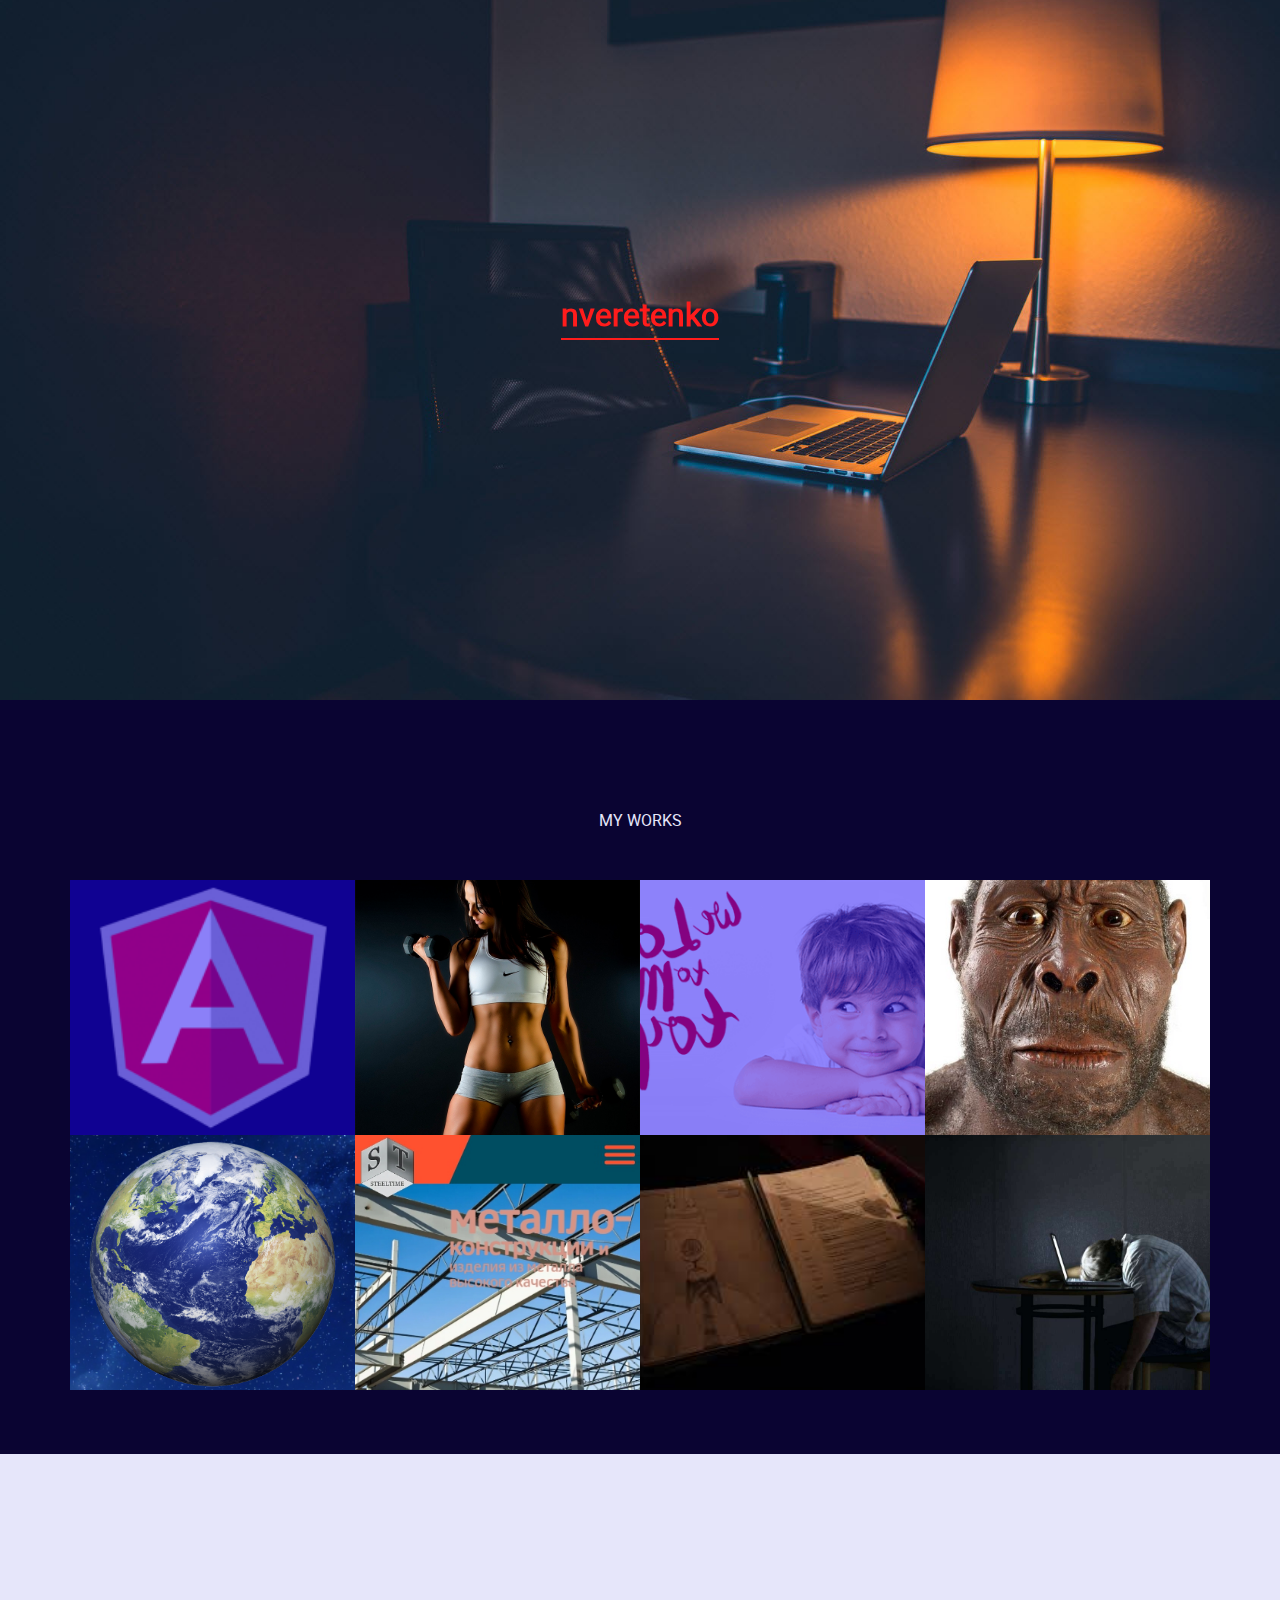
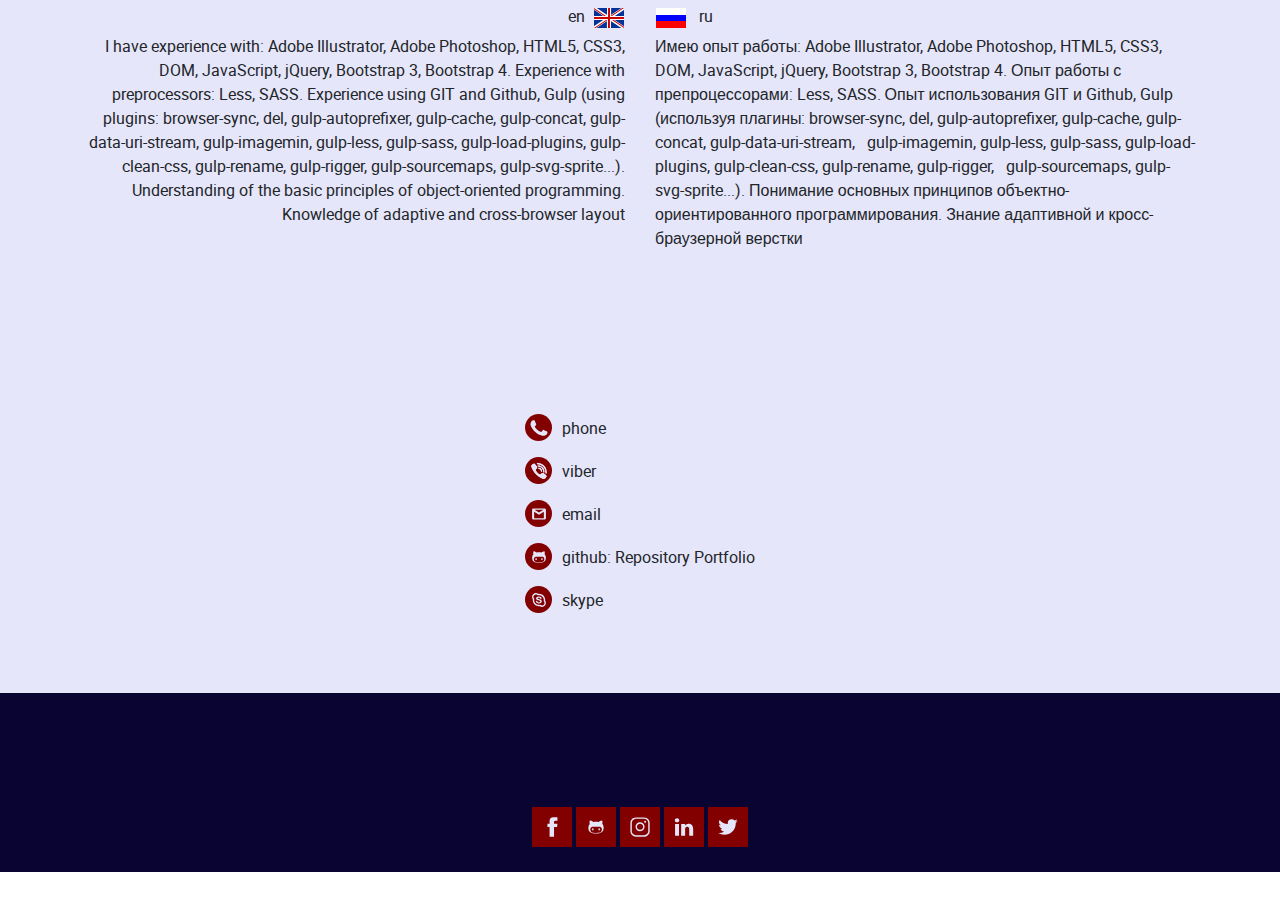
<file: Portfolio/index.html>
<!DOCTYPE html>
<html lang="en">
<head>
    <meta charset="UTF-8">
    <title>Portfolio</title>
    <meta name="viewport"
          content="width=device-width, user-scalable=no, initial-scale=1.0, maximum-scale=1.0, minimum-scale=1.0">
    <link rel="stylesheet" href="styles/main.min.css">
</head>
<body>
<header>
    <div class="parallax-window" data-parallax="scroll" data-image-src="images/bg.jpg">
        <div class="logo">
            <h1 data-aos="slide-up">nveretenko</h1>
        </div>
    </div>
</header>
<section class="content text-center">
    <div class="container">
        <div class="row">
            <div class="col-12">
                <div class="content__header">
                    <h2 data-aos="flip-left"  data-aos-offset="200">portfolio</h2>
                    <p class="p-portfolio">my works</p>
                </div>
            </div>
        </div>
        <div class="row" id="items"></div>
    </div>
</section>
<section class="about">
    <div class="container">
        <div class="row">
            <div class="col-12 text-center">
                <h3 data-aos="flip-left">About me</h3>
            </div>
            <div class="col-sm-6 text-sm-right">
                <img src="images/en.png" alt="en">
                <span class="en">en</span>
                <p>
                    I have experience with: Adobe Illustrator, Adobe Photoshop,  HTML5, CSS3, DOM, JavaScript, jQuery,
                    Bootstrap 3, Bootstrap 4. Experience with preprocessors: Less, SASS. Experience using GIT and Github,
                    Gulp (using plugins: browser-sync, del, gulp-autoprefixer, gulp-cache, gulp-concat, gulp-data-uri-stream,
                    gulp-imagemin, gulp-less, gulp-sass, gulp-load-plugins, gulp-clean-css, gulp-rename, gulp-rigger,
                    gulp-sourcemaps, gulp-svg-sprite...). Understanding of the basic principles of object-oriented programming.
                    Knowledge of adaptive and cross-browser layout
                </p>
            </div>
            <div class="col-sm-6">
                <img src="images/ru.png" alt="ru">
                <span>ru</span>
                <p>
                    Имею опыт работы: Adobe Illustrator, Adobe Photoshop, HTML5, CSS3, DOM, JavaScript, jQuery, Bootstrap 3,
                    Bootstrap 4. Опыт работы с препроцессорами: Less, SASS. Опыт использования GIT и Github, Gulp (используя
                    плагины: browser-sync, del, gulp-autoprefixer, gulp-cache, gulp-concat, gulp-data-uri-stream,
                            gulp-imagemin, gulp-less, gulp-sass, gulp-load-plugins, gulp-clean-css, gulp-rename, gulp-rigger,
                            gulp-sourcemaps, gulp-svg-sprite...). Понимание основных принципов объектно-ориентированного
                    программирования. Знание адаптивной и кросс-браузерной верстки
                </p>
            </div>
        </div>
    </div>
</section>
<section class="contacts">
    <div class="container">
        <div class="row">
            <div class="col-12 text-center">
                <h3 data-aos="flip-left">Contacts</h3>
                <ul class="contacts-content text-left">
                    <li>
                        <a title="Phone" href="js:void(0)">
                                <span class="contacts-icon text-center">
                                     <svg>
                                        <use xlink:href="images/svg/sprite.symbol.svg#phone"></use>
                                     </svg>
                                </span>phone
                        </a>
                    </li>
                    <li>
                        <a title="Viber" href="js:void(0)">
                                <span class="contacts-icon text-center">
                                    <svg>
                                        <use xlink:href="images/svg/sprite.symbol.svg#viber"></use>
                                    </svg>
                                </span>viber
                        </a>
                    </li>
                    <li>
                        <a title="Email" href="js:void(0)">
                                <span class="contacts-icon text-center">
                                    <svg>
                                        <use xlink:href="images/svg/sprite.symbol.svg#email"></use>
                                    </svg>
                                </span>email
                        </a>
                    </li>
                    <li>
                        <a title="Github" href="https://github.com/nveretenko?tab=repositories">
                                <span class="contacts-icon text-center contacts-icon_github">
                                    <svg>
                                        <use xlink:href="images/svg/sprite.symbol.svg#Github"></use>
                                    </svg>
                                </span>github: Repository Portfolio
                        </a>
                    </li>
                    <li>
                        <a title="Skype" href="js:void(0)">
                                <span class="contacts-icon text-center">
                                    <svg>
                                        <use xlink:href="images/svg/sprite.symbol.svg#skype"></use>
                                    </svg>
                                </span>skype
                        </a>
                    </li>
                </ul>
            </div>
        </div>
    </div>
</section>
<footer class="footer">
    <div class="container">
        <div class="row">
            <div class="col text-center">
                <div class="logo text-center">
                    <h1 data-aos="flip-left">nveretenko</h1>
                </div>
                <div class="social">
                    <a class="social__link" target="_blank" href="https://www.facebook.com/" title="Facebook">
                        <svg>
                            <use xlink:href="images/svg/sprite.symbol.svg#Facebook"></use>
                        </svg>
                    </a>
                    <a class="social__link" target="_blank" href="https://Github.com/github" title="Github">
                        <svg>
                            <use xlink:href="images/svg/sprite.symbol.svg#Github"></use>
                        </svg>
                    </a>
                    <a class="social__link" target="_blank" href="https://www.instagram.com/" title="Instagram">
                        <svg>
                            <use xlink:href="images/svg/sprite.symbol.svg#Instagram"></use>
                        </svg>
                    </a>
                    <a class="social__link" target="_blank" href="https://www.linkedin.com/" title="Linkedin">
                        <svg>
                            <use xlink:href="images/svg/sprite.symbol.svg#linkedin"></use>
                        </svg>
                    </a>
                    <a class="social__link" target="_blank" href="https://twitter.com/?lang=ru" title="Twitter">
                        <svg>
                            <use xlink:href="images/svg/sprite.symbol.svg#Twitter"></use>
                        </svg>
                    </a>
                </div>
            </div>
        </div>
    </div>
</footer>

<script src="js/main.min.js"></script>
</body>
</html>
</file>
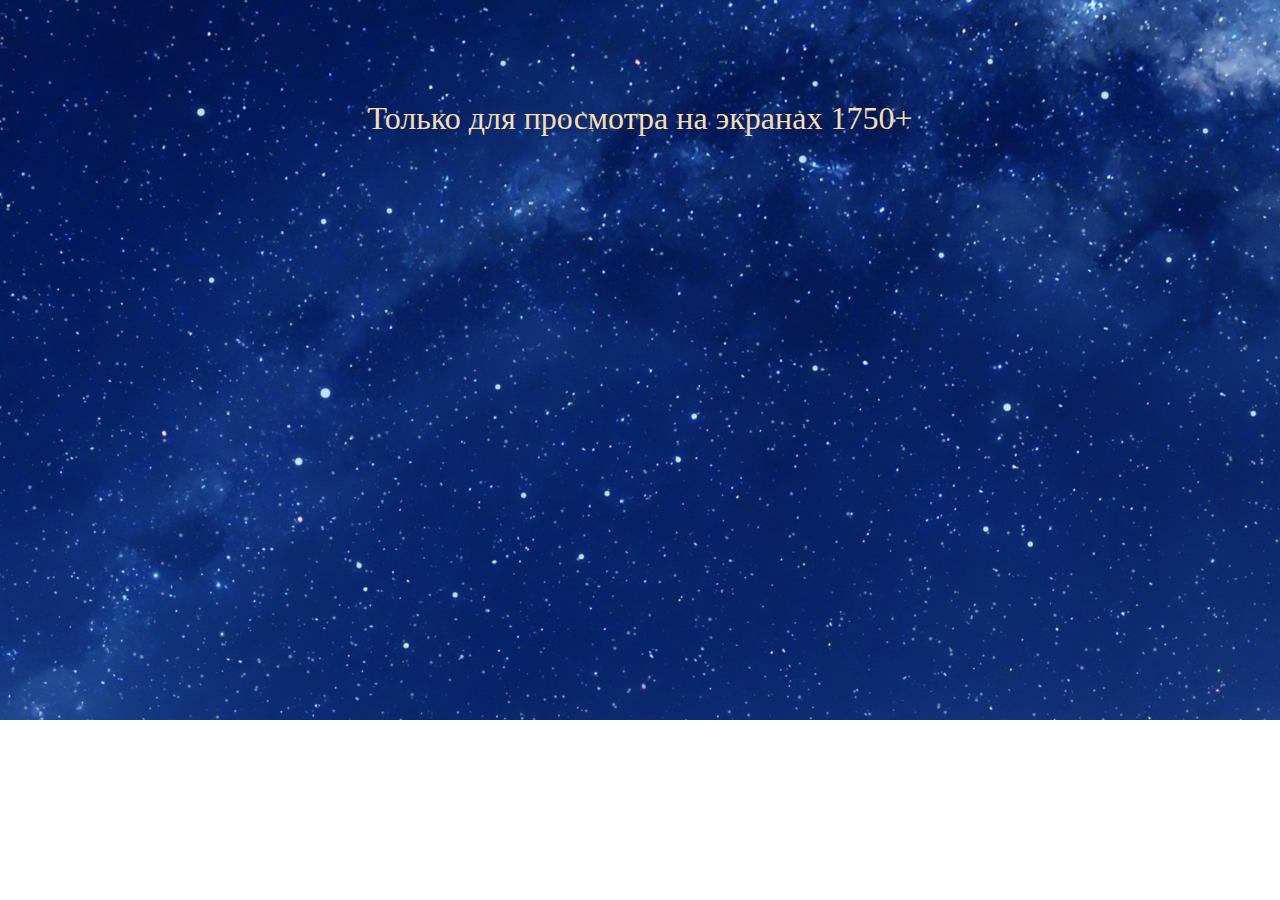
<file: Portfolio/Earth-Moon+Plane/index.html>
<!DOCTYPE html>
<html lang="en">
<head>
	<meta charset="UTF-8">
	<link rel="stylesheet" href="style.css" type="text/css" />
	<title>Земля-Луна + самолеты(анимация)</title>
	<meta name="viewport"
		  content="width=device-width, user-scalable=no, initial-scale=1.0, maximum-scale=1.0, minimum-scale=1.0">
</head>
<body>
<p class="message">Только для просмотра на экранах 1750+</p>
<div class="wrapper">
	<div class="sky" data-paroller-factor = "0.5" data-paroller-direction="horizontal">
		<div>
			<p class="text">проскрольте, наведите мышкой на правый самолет</span></p>
		</div>
		<div class="plane">
			<div class="anime"><img class="plane-2" src="images/plane-2.png"></div>
			<div class="plane-inner"><img src="images/plane-1.png"></div>
		</div>
	</div>
	<div class="earth-moon">
		<img class="earth" src="images/Earth.png" width="800" height="790" alt="Earth" title="Earth" />
		<img class="moon" src="images/Moon.png" width="499" height="500" alt="Moon" title="Moon" />
	</div>
</div>

<script src="https://ajax.googleapis.com/ajax/libs/jquery/1.12.4/jquery.min.js"></script>
<script src="js/jquery.paroller.js"></script>
<script>
	/*Запуск плагина*/
    $(function () {
        $(window).paroller();
    });
</script>
<script src="js/common.js"></script>
<!--
<script>
    /*Запуск с параметрами*/
    $(function () {
        $(window).paroller({ factor: '0.5', type: 'foreground', direction: 'horizontal' });
    });
</script>-->
</body>
</html>
</file>
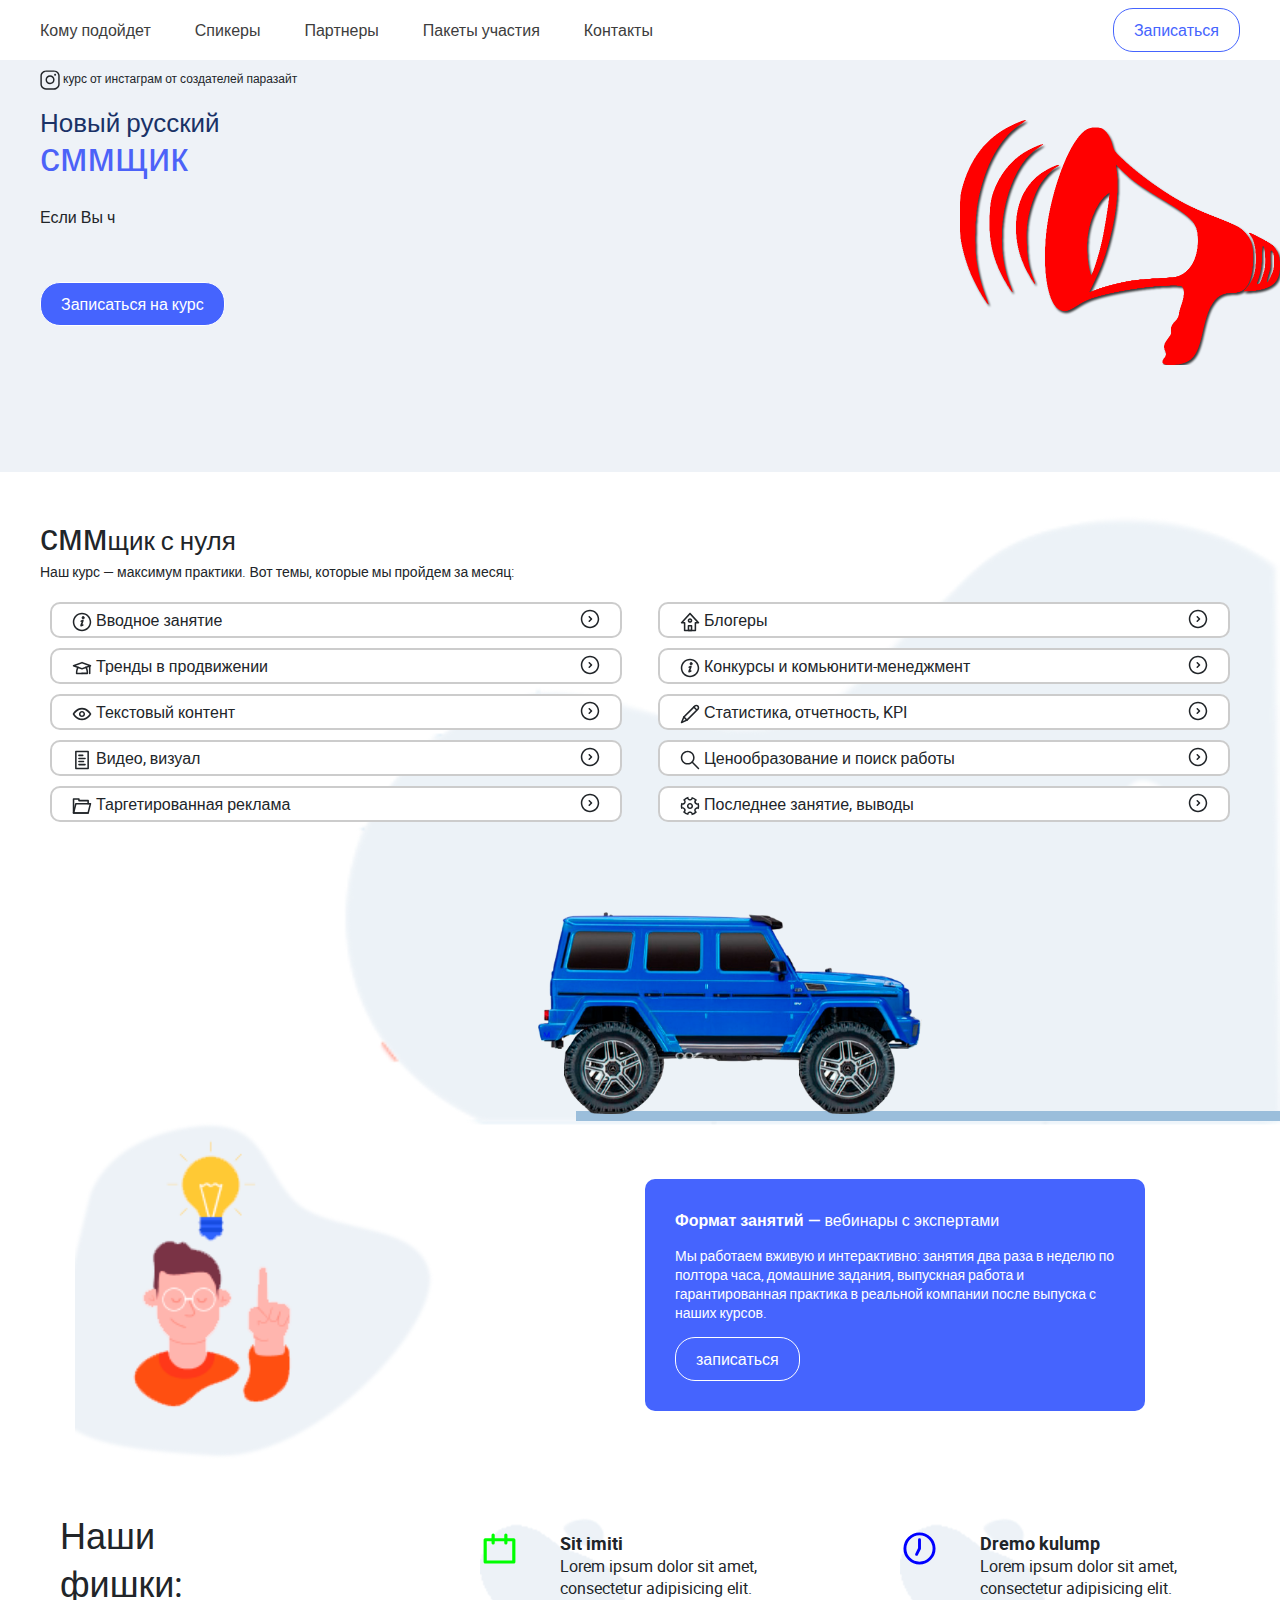
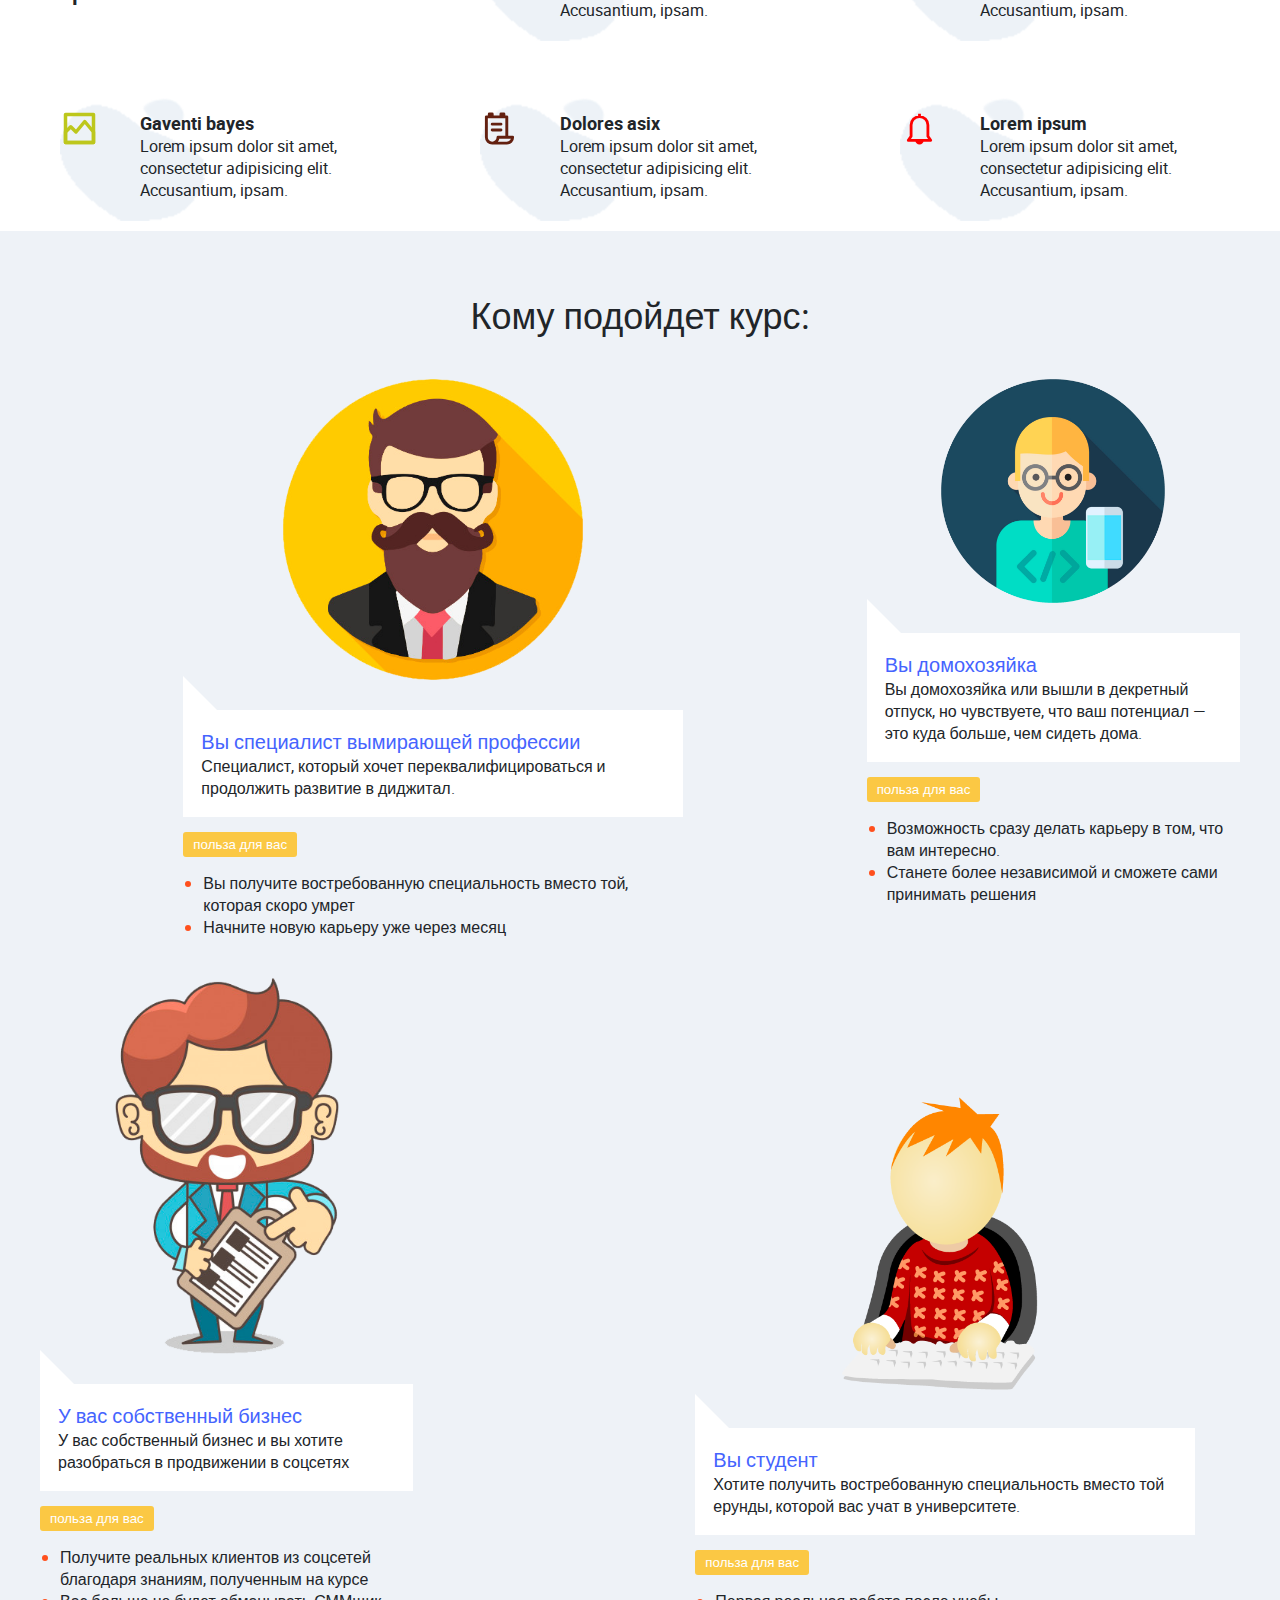
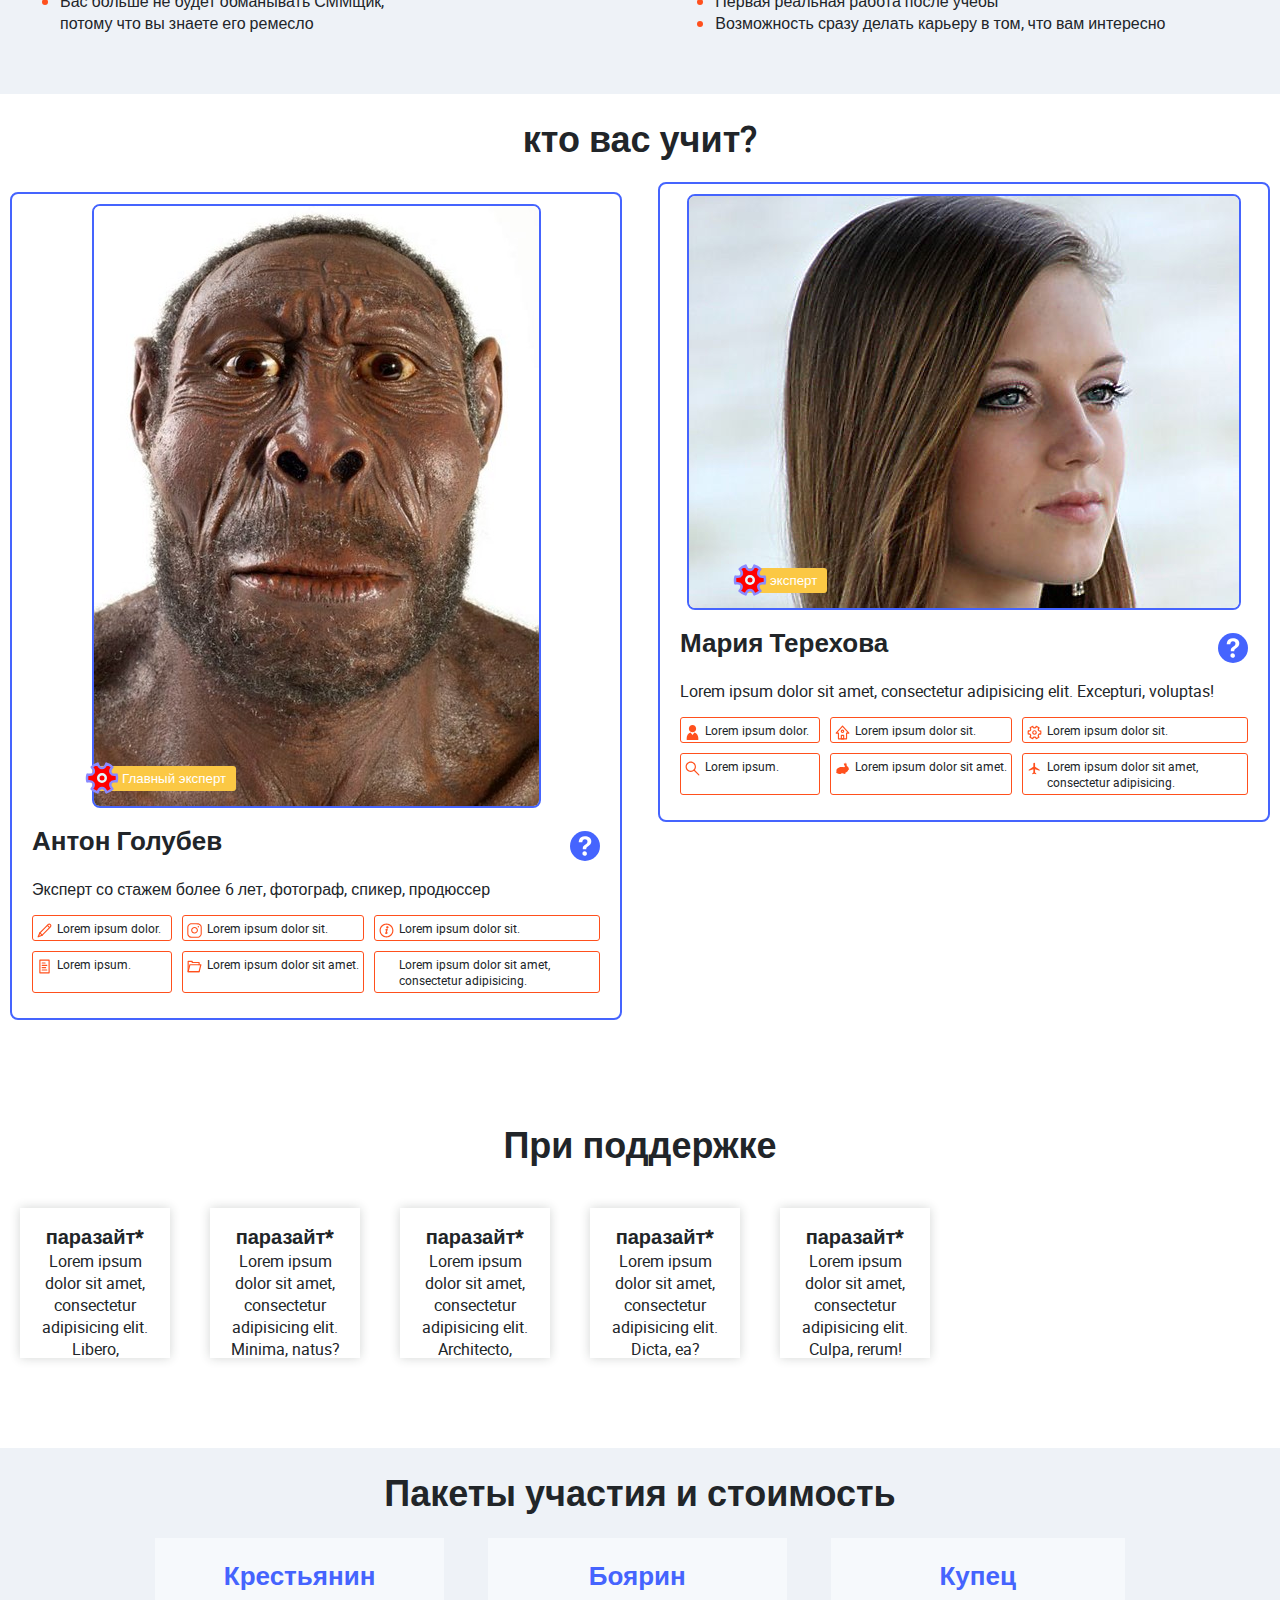
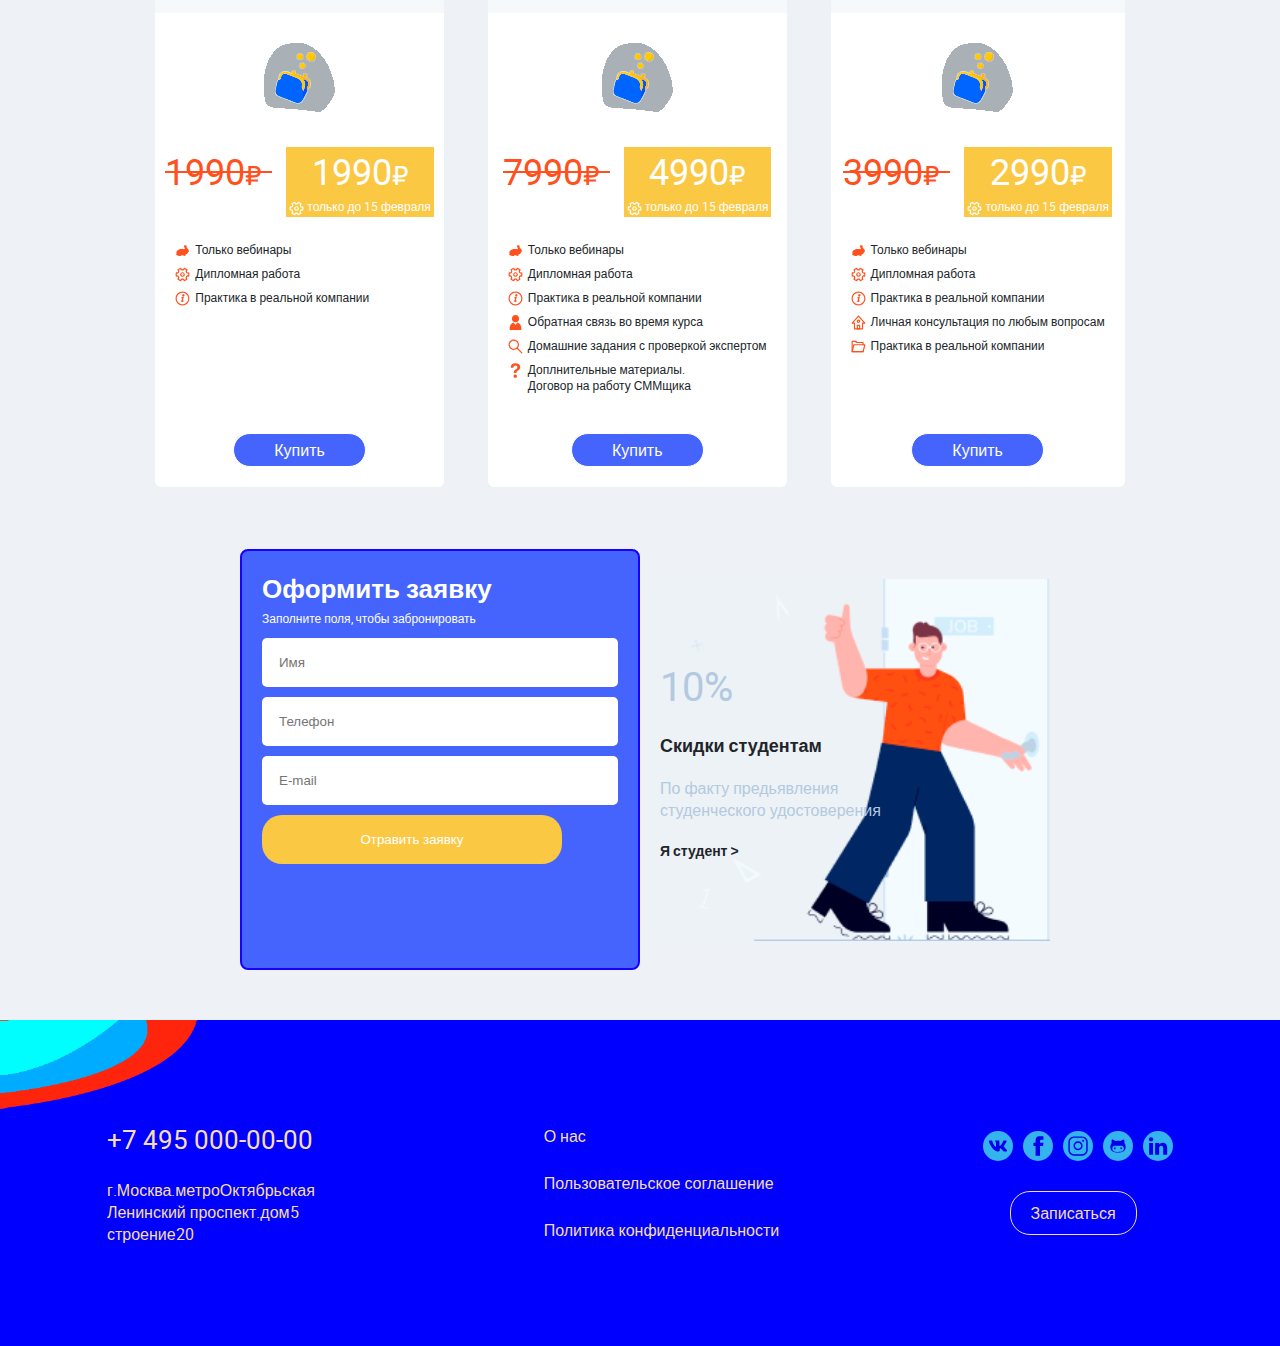
<file: Portfolio/SMM/index.html>
<!DOCTYPE html>
<html lang="en">
<head>
    <meta charset="UTF-8">
    <title>CMM-landing</title>
    <meta name="viewport"
          content="width=device-width, user-scalable=no, initial-scale=1.0, maximum-scale=1.0, minimum-scale=1.0">
    <link rel="stylesheet" href="styles/main.min.css">
</head>
<body>
    <header class="header">
        <div id="nav-icon">
            <span></span>
            <span></span>
            <span></span>
            <span></span>
            <span></span>
            <span></span>
        </div>
        <ul class="header__item">
            <li><a class="header__link" href="#course">Кому подойдет</a></li>
            <li><a class="header__link" href="#mentors">Спикеры</a></li>
            <li><a class="header__link" href="#sponsors">Партнеры</a></li>
            <li><a class="header__link" href="#packages">Пакеты участия</a></li>
            <li><a class="header__link" href="#contacts">Контакты</a></li>
        </ul>
        <a class="header__item" href="#form">Записаться</a>
    </header>
    <section class="content-header">
        <div class="content-header__item">
            <p class="treatise">
                <span class="icon">
                    <svg>
                        <use xlink:href="images/svg/sprite.symbol.svg#instagram"></use>
                    </svg>
                </span>
                курс от инстаграм от создателей паразайт
            </p>
            <h1 class="title pre">Новый русский
                <span class="subtitle">сммщик</span>
            </h1>
            <div class="subscription">
                Если Вы читаете эти строки в 2020 году, у нас тревожные новости:
                мир становится цифровым. Пока продавцы и таксисты теряют
                рабочие места, специалисты в сфере диджитал становятся только
                востребованнее.
            </div>
            <a class="content-header__link" href="#form">Записаться на курс</a>
            <div class="content-header__speech">
                Наш курс - это возможность получить
                перспективную специальность за месяц
                обучения и начать зарабатывать на дому
            </div>
        </div>
        <div class="content-header__item">
            <span class="icon icon__instagram">
                    <svg>
                        <use xlink:href="images/svg/sprite.symbol.svg#instagram"></use>
                    </svg>
                </span>
            <span class="icon icon__user">
                    <svg>
                        <use xlink:href="images/svg/sprite.symbol.svg#user"></use>
                    </svg>
                </span>
            <span class="icon icon__rabbit">
                    <svg>
                        <use xlink:href="images/svg/sprite.symbol.svg#rabbit"></use>
                    </svg>
                </span>
            <span class="icon icon__plane">
                    <svg>
                        <use xlink:href="images/svg/sprite.symbol.svg#plane"></use>
                    </svg>
                </span>
            <span class="icon icon__ball">
                <img class="img-ball" src="images/ball.png" alt="">
            </span>
            <div class="container-shout">
                <img class="img-inner" src="images/shout.png" alt="">
            </div>
        </div>
    </section>
    <section class="content-basic-wrapper">
        <h2>смм<span>щик с нуля</span></h2>
        <small>Наш курс &mdash; максимум практики. Вот темы, которые мы пройдем за месяц:</small>
        <div class="content-basic" id="contentBasic"></div>
        <div class="container-gelik">
            <div class="gelik">
                <img src="images/Gelik.png" alt="">
                <div class="wheel wheel__front">
                    <img src="images/wheel.png" alt="">
                </div>
                <div class="wheel wheel__back">
                    <img src="images/wheel.png" alt="">
                </div>
    
                <div class="stone-front stone-front__item-1">
                    <img src="images/stone.png" alt="">
                </div>
                <div class="stone-front stone-front__item-2">
                    <img src="images/stone.png" alt="">
                </div>
                <div class="stone-front stone-front__item-3">
                    <img src="images/stone.png" alt="">
                </div>
                <div class="stone-front stone-front__item-4">
                    <img src="images/stone.png" alt="">
                </div>
                <div class="stone-front stone-front__item-5">
                    <img src="images/stone.png" alt="">
                </div>
    
                <span class="icon icon__instagram">
                    <svg>
                        <use xlink:href="images/svg/sprite.symbol.svg#instagram"></use>
                    </svg>
                </span>
                <span class="icon icon__user">
                    <svg>
                        <use xlink:href="images/svg/sprite.symbol.svg#user"></use>
                    </svg>
                </span>
                <span class="icon icon__ball">
                    <span>smm</span>
                <img class="img-ball" src="images/ball.png" alt="">
            </span>
    
                <div class="stone-back stone-back__item-1">
                    <img src="images/stone.png" alt="">
                </div>
                <div class="stone-back stone-back__item-2">
                    <img src="images/stone.png" alt="">
                </div>
                <div class="stone-back stone-back__item-3">
                    <img src="images/stone.png" alt="">
                </div>
                <div class="stone-back stone-back__item-4">
                    <img src="images/stone.png" alt="">
                </div>
                <div class="stone-back stone-back__item-5">
                    <img src="images/stone.png" alt="">
                </div>
            </div>
            <hr />
        </div>
    </section>
    <section class="format">
    <div class="container-img">
        <img src="images/remark.png" alt="">
    </div>
    <div class="format-class">
        <h3>Формат занятий &mdash; <span>вебинары с экспертами</span></h3>
        <p>Мы работаем вживую и интерактивно: занятия два раза в неделю по полтора часа, домашние задания,
            выпускная работа и гарантированная практика в реальной компании после выпуска с наших курсов.
        </p>
        <a class="format-class__link" href="#form">записаться</a>
    </div>
    </section>
    <section class="advantages">
        <div class="advantages__title">
            <h2>Наши
                фишки:</h2>
        </div>
        <div class="advantagesWrap" id="advantagesWrap"></div>
    </section>
    <section class="course" id="course">
        <h2>Кому подойдет курс:</h2>
        <div class="card">
            <img class="card__item card__item_img" src="images/person-3.png" alt="">
            <div class="card__item card__item_real">
                <h3>Вы специалист вымирающей профессии</h3>
                <p>Специалист, который хочет переквалифицироваться и продолжить развитие в диджитал.</p>
            </div>
            <div class="card__item card__item_content">
                <button>польза для вас</button>
                <ul class="card__item card__item_future">
                <li><span>Вы получите востребованную специальность вместо той, которая скоро умрет</span></li>
                <li><span>Начните новую карьеру уже через месяц</span></li>
            </ul>
            </div>
        </div>
        <div class="card">
            <img class="card__item card__item_img" src="images/person-4.png" alt="">
            <div class="card__item card__item_real">
                <h3>Вы домохозяйка</h3>
                <p>Вы домохозяйка или вышли в декретный отпуск, но чувствуете, что ваш потенциал &mdash; это
                куда больше, чем сидеть дома.</p>
            </div>
            <div class="card__item card__item_content">
                <button>польза для вас</button>
                <ul class="card__item card__item_future">
                <li><span>Возможность сразу делать карьеру в том, что вам интересно.</span></li>
                <li><span>Станете более независимой и сможете сами принимать решения</span></li>
            </ul>
            </div>
        </div>
        <div class="card">
            <img class="card__item card__item_img" src="images/person-2.png" alt="">
            <div class="card__item card__item_real">
                <h3>У вас собственный бизнес</h3>
                <p>У вас собственный бизнес и вы хотите разобраться в продвижении в соцсетях</p>
            </div>
            <div class="card__item card__item_content">
                <button>польза для вас</button>
                <ul class="card__item card__item_future">
                    <li><span>Получите реальных клиентов из соцсетей благодаря знаниям, полученным на курсе</span></li>
                    <li>
                        <span>
                            Вас больше не будет обманывать СММщик, потому что вы знаете его ремесло
                        </span></li>
                </ul>
            </div>
        </div>
        <div class="card">
            <img class="card__item card__item_img" src="images/person-1.png" alt="">
            <div class="card__item card__item_real">
                <h3>Вы студент</h3>
                <p>Хотите получить востребованную специальность вместо той ерунды, которой вас
                    учат в университете.</p>
            </div>
            <div class="card__item card__item_content">
                <button>польза для вас</button>
                <ul class="card__item card__item_future">
                <li><span>Первая реальная работа после учебы</span></li>
                <li><span>Возможность сразу делать карьеру в том, что вам интересно</span></li>
            </ul>
            </div>
        </div>
    </section>
    <section class="mentors" id="mentors">
        <div class="mentors__caption"><h2>кто вас учит?</h2></div>
        <div class="container">
            <div class="mentor">
                <div class="container-img">
                    <div class="container-img__item">
                        <img src="images/mentor-1.jpg" alt="">
                        <div class="container-img__button">
                            <span>
                                <svg>
                                    <use xlink:href="images/svg/sprite.symbol.svg#setting"></use>
                                </svg>
                            </span>
                            <button class="button-img">Главный эксперт</button>
                        </div>
                    </div>
                </div>
                <div class="mentor__top">
                    <div class="mentor__header">
                        <h3>Антон Голубев</h3>
                        <div class="mentor-quest">
                            <span class="mentor-icon-quest">
                                <svg>
                                    <use xlink:href="images/svg/sprite.symbol.svg#quest"></use>
                                </svg>
                            </span>
                            <div class="mentor__hover">
                                <h4>Почему Антон?</h4>
                                <p>В его кейсах уже более ста брендов. Он делал СММ для ресторанов,
                                    супермаркетов, баров...
                                </p>
                            </div>
                        </div>
                    </div>
                    <p class="mentor__caption">Эксперт со стажем более 6 лет, фотограф, спикер, продюссер</p>
                    <div class="mentor-items">
                        <div class="mentor__item">
                            <span class="mentor-icon">
                                <svg>
                                    <use xlink:href="images/svg/sprite.symbol.svg#pencil"></use>
                                </svg>
                            </span>
                            <p>Lorem ipsum dolor.</p>
                        </div>
                        <div class="mentor__item">
                            <span class="mentor-icon">
                                <svg>
                                    <use xlink:href="images/svg/sprite.symbol.svg#instagram"></use>
                                </svg>
                            </span>
                            <p>Lorem ipsum dolor sit.</p>
                        </div>
                        <div class="mentor__item">
                            <span class="mentor-icon">
                                <svg>
                                    <use xlink:href="images/svg/sprite.symbol.svg#info"></use>
                                </svg>
                            </span>
                            <p>Lorem ipsum dolor sit.</p>
                        </div>
                        <div class="mentor__item">
                            <span class="mentor-icon">
                                <svg>
                                    <use xlink:href="images/svg/sprite.symbol.svg#file"></use>
                                </svg>
                            </span>
                            <p>Lorem ipsum.</p>
                        </div>
                        <div class="mentor__item">
                            <span class="mentor-icon">
                                <svg>
                                    <use xlink:href="images/svg/sprite.symbol.svg#folder"></use>
                                </svg>
                            </span>
                            <p>Lorem ipsum dolor sit amet.</p>
                        </div>
                        <div class="mentor__item">
                            <span class="mentor-icon">
                                <svg>
                                    <use xlink:href="images/svg/sprite.symbol.svg#desktop"></use>
                                </svg>
                            </span>
                            <p>Lorem ipsum dolor sit amet, consectetur adipisicing.</p>
                        </div>
                    </div>
                </div>
            </div>
            <div class="mentor">
                <div class="container-img">
                    <div class="container-img__item">
                        <img src="images/mentor-2.jpg" alt="">
                        <div class="container-img__button">
                            <span>
                                <svg>
                                    <use xlink:href="images/svg/sprite.symbol.svg#setting"></use>
                                </svg>
                            </span>
                            <button class="button-img">эксперт</button>
                        </div>
                    </div>
                </div>
                <div class="mentor__top">
                    <div class="mentor__header">
                        <h3>Мария Терехова</h3>
                        <div class="mentor-quest">
                            <span class="mentor-icon-quest">
                                <svg>
                                    <use xlink:href="images/svg/sprite.symbol.svg#quest"></use>
                                </svg>
                            </span>
                            <div class="mentor__hover">
                                <h4>Почему Мария?</h4>
                                <p class="mentor__caption">Эксперт со стажем 5 лет, дизайнер, спикер, филолог</p>
                            </div>
                        </div>
                    </div>
                    <p class="mentor__caption">Lorem ipsum dolor sit amet, consectetur adipisicing elit.
                        Excepturi, voluptas!
                    </p>
                    <div class="mentor-items">
                        <div class="mentor__item">
                            <span class="mentor-icon">
                                <svg>
                                    <use xlink:href="images/svg/sprite.symbol.svg#user"></use>
                                </svg>
                            </span>
                            <p>Lorem ipsum dolor.</p>
                        </div>
                        <div class="mentor__item">
                            <span class="mentor-icon">
                                <svg>
                                    <use xlink:href="images/svg/sprite.symbol.svg#home"></use>
                                </svg>
                            </span>
                            <p>Lorem ipsum dolor sit.</p>
                        </div>
                        <div class="mentor__item">
                            <span class="mentor-icon">
                                <svg>
                                    <use xlink:href="images/svg/sprite.symbol.svg#settings"></use>
                                </svg>
                            </span>
                            <p>Lorem ipsum dolor sit.</p>
                        </div>
                        <div class="mentor__item">
                            <span class="mentor-icon">
                                <svg>
                                    <use xlink:href="images/svg/sprite.symbol.svg#search"></use>
                                </svg>
                            </span>
                            <p>Lorem ipsum.</p>
                        </div>
                        <div class="mentor__item">
                            <span class="mentor-icon">
                                <svg>
                                    <use xlink:href="images/svg/sprite.symbol.svg#rabbit"></use>
                                </svg>
                            </span>
                            <p>Lorem ipsum dolor sit amet.</p>
                        </div>
                        <div class="mentor__item">
                            <span class="mentor-icon">
                                <svg>
                                    <use xlink:href="images/svg/sprite.symbol.svg#plane"></use>
                                </svg>
                            </span>
                            <p>Lorem ipsum dolor sit amet, consectetur adipisicing.</p>
                        </div>
                    </div>
                </div>
            </div>
        </div>
        <div class="men">
            <img src="images/men.png" alt="">
        </div>
    </section>
    <section class="sponsors" id="sponsors">
        <div class="sponsors__caption">
            <h2>При поддержке</h2>
        </div>
        <div class="sponsors-content">
            <div class="sponsors-content__item">
                <h3>паразайт*</h3>
                <p>
                    Lorem ipsum dolor sit amet, consectetur adipisicing elit. Libero, reprehenderit?
                </p>
            </div>
            <div class="sponsors-content__item">
                <h3>паразайт*</h3>
                <p>
                    Lorem ipsum dolor sit amet, consectetur adipisicing elit. Minima, natus?
                </p>
            </div>
            <div class="sponsors-content__item">
                <h3>паразайт*</h3>
                <p>
                    Lorem ipsum dolor sit amet, consectetur adipisicing elit. Architecto, eligendi?
                </p>
            </div>
            <div class="sponsors-content__item">
                <h3>паразайт*</h3>
                <p>
                    Lorem ipsum dolor sit amet, consectetur adipisicing elit. Dicta, ea?
                </p>
            </div>
            <div class="sponsors-content__item">
                <h3>паразайт*</h3>
                <p>
                    Lorem ipsum dolor sit amet, consectetur adipisicing elit. Culpa, rerum!
                </p>
            </div>
        </div>
    </section>
    <section class="packages-cost" id="packages">
        <h2>Пакеты участия и стоимость</h2>
        <div class="container-package-card">
            <div class="package-card">
                <h3>Крестьянин</h3>
                <div class="container-img">
                    <img src="images/package-card-1.png" alt="">
                </div>
                <div class="package-card-price-currency">
                    <p class="price-currency"><span class="price">1990</span><span class="currency">&#8381;</span></p>
                    <div class="price-currency">
                        <span class="price">1990</span><span class="currency">&#8381;</span>
                        <p>
                            <span class="price-currency-icon">
                                <svg>
                                    <use xlink:href="images/svg/sprite.symbol.svg#settings"></use>
                                </svg>
                            </span>
                            <span>только до 15 февраля</span>
                        </p>
                    </div>
                </div>
                <div class="package-card-content">
                    <ul>
                        <li>
                            <span class="icon">
                                <svg>
                                    <use xlink:href="images/svg/sprite.symbol.svg#rabbit"></use>
                                </svg>
                            </span>
                            <span class="text">Только вебинары</span>
                        </li>
                        <li>
                            <span class="icon">
                                <svg>
                                    <use xlink:href="images/svg/sprite.symbol.svg#settings"></use>
                                </svg>
                            </span>
                            <span class="text">Дипломная работа</span>
                        </li>
                        <li>
                            <span class="icon">
                                <svg>
                                    <use xlink:href="images/svg/sprite.symbol.svg#info"></use>
                                </svg>
                            </span>
                            <span class="text">Практика в реальной компании</span>
                        </li>
                    </ul>
                </div>
                <div class="package-card__link"><a href="#disable">Купить</a></div>
            </div>
            <div class="package-card">
                <h3>Боярин</h3>
                <div class="container-img">
                    <img src="images/package-card-1.png" alt="">
                </div>
                <div class="package-card-price-currency">
                    <p class="price-currency"><span class="price">7990</span><span class="currency">&#8381;</span></p>
                    <div class="price-currency">
                        <span class="price">4990</span><span class="currency">&#8381;</span>
                        <p>
                            <span class="price-currency-icon">
                                <svg>
                                    <use xlink:href="images/svg/sprite.symbol.svg#settings"></use>
                                </svg>
                            </span>
                            <span>только до 15 февраля</span>
                        </p>
                    </div>
                </div>
                <div class="package-card-content">
                    <ul>
                        <li>
                            <span class="icon">
                                <svg>
                                    <use xlink:href="images/svg/sprite.symbol.svg#rabbit"></use>
                                </svg>
                            </span>
                            <span class="text">Только вебинары</span>
                        </li>
                        <li>
                            <span class="icon">
                                <svg>
                                    <use xlink:href="images/svg/sprite.symbol.svg#settings"></use>
                                </svg>
                            </span>
                            <span class="text">Дипломная работа</span>
                        </li>
                        <li>
                            <span class="icon">
                                <svg>
                                    <use xlink:href="images/svg/sprite.symbol.svg#info"></use>
                                </svg>
                            </span>
                            <span class="text">Практика в реальной компании</span>
                        </li>
                        <li>
                            <span class="icon">
                                <svg>
                                    <use xlink:href="images/svg/sprite.symbol.svg#user"></use>
                                </svg>
                            </span>
                            <span class="text">Обратная связь во время курса</span>
                        </li>
                        <li>
                            <span class="icon">
                                <svg>
                                    <use xlink:href="images/svg/sprite.symbol.svg#search"></use>
                                </svg>
                            </span>
                            <span class="text">Домашние задания с проверкой экспертом</span>
                        </li>
                        <li>
                            <span class="icon">
                                <svg>
                                    <use xlink:href="images/svg/sprite.symbol.svg#quest"></use>
                                </svg>
                            </span>
                            <span class="text pre">Доплнительные материалы.
                                Договор на работу СММщика
                            </span>
                        </li>
                    </ul>
                </div>
                <div class="package-card__link"><a href="#disable">Купить</a></div>
            </div>
            <div class="package-card">
                <h3>Купец</h3>
                <div class="container-img">
                    <img src="images/package-card-1.png" alt="">
                </div>
                <div class="package-card-price-currency">
                    <p class="price-currency"><span class="price">3990</span><span class="currency">&#8381;</span></p>
                    <div class="price-currency">
                        <span class="price">2990</span><span class="currency">&#8381;</span>
                        <p>
                            <span class="price-currency-icon">
                                <svg>
                                    <use xlink:href="images/svg/sprite.symbol.svg#settings"></use>
                                </svg>
                            </span>
                            <span>только до 15 февраля</span>
                        </p>
                    </div>
                </div>
                <div class="package-card-content">
                    <ul>
                        <li>
                            <span class="icon">
                                <svg>
                                    <use xlink:href="images/svg/sprite.symbol.svg#rabbit"></use>
                                </svg>
                            </span>
                            <span class="text">Только вебинары</span>
                        </li>
                        <li>
                            <span class="icon">
                                <svg>
                                    <use xlink:href="images/svg/sprite.symbol.svg#settings"></use>
                                </svg>
                            </span>
                            <span class="text">Дипломная работа</span>
                        </li>
                        <li>
                            <span class="icon">
                                <svg>
                                    <use xlink:href="images/svg/sprite.symbol.svg#info"></use>
                                </svg>
                            </span>
                            <span class="text">Практика в реальной компании</span>
                        </li>
                        <li>
                            <span class="icon">
                                <svg>
                                    <use xlink:href="images/svg/sprite.symbol.svg#home"></use>
                                </svg>
                            </span>
                            <span class="text">Личная консультация по любым вопросам</span>
                        </li>
                        <li>
                            <span class="icon">
                                <svg>
                                    <use xlink:href="images/svg/sprite.symbol.svg#folder"></use>
                                </svg>
                            </span>
                            <span class="text">Практика в реальной компании</span>
                        </li>
                    </ul>
                </div>
                <div class="package-card__link"><a href="#disable">Купить</a></div>
            </div>
        </div>
    </section>
    <section class="container-form">
        <div class="form" id="form">
            <div class="form__caption">
                <h3>Оформить заявку</h3>
                <small>Заполните поля, чтобы забронировать</small>
            </div>
            <input type="text" placeholder="Имя">
            <input type="tel" placeholder="Телефон">
            <input type="email" placeholder="E-mail">
            <input class="submit" type="submit" value="Отравить заявку">
        </div>
        <div class="student">
                <p class="student__number">10%</p>
                <p class="student__caption">Скидки студентам</p>
                <p class="student__provided pre">По факту предьявления
                    студенческого удостоверения
                </p>
                <p class="student__status">Я студент ˃</p>
        </div>
    </section>
    <footer class="footer">
        <div class="contacts" id="contacts">
            <a class="contacts__link" href="tel:+74950000000">+7 495 000-00-00</a>
            <address class="pre">
                г.Москва.метроОктябрьская
                Ленинский проспект.дом5
                строение20
            </address>
        </div>
        <div class="about">
            <a class="about__link" href="">О нас</a>
            <a class="about__link" href="">Пользовательское соглашение</a>
            <a class="about__link" href="">Политика конфиденциальности</a>
        </div>
        <div class="social-wrapper">
            <ul class="social">
                <li class="social__item">
                    <a href="https://vk.com/" title="vk">
                        <span class="social__svg">
                            <svg>
                                <use xlink:href="images/svg/sprite.symbol.svg#vk"></use>
                            </svg>
                        </span>
                    </a>
                </li>
                <li class="social__item">
                    <a href="https://www.facebook.com/" title="facebook">
                        <span class="social__svg">
                            <svg>
                                <use xlink:href="images/svg/sprite.symbol.svg#Facebook"></use>
                            </svg>
                        </span>
                    </a>
                </li>
                <li class="social__item">
                    <a href="https://www.instagram.com/" title="instagram">
                        <span class="social__svg">
                            <svg>
                                <use xlink:href="images/svg/sprite.symbol.svg#instagram"></use>
                            </svg>
                        </span>
                    </a>
                </li>
                <li class="social__item">
                    <a href="https://Github.com/github" title="Github">
                        <span class="social__svg">
                            <svg>
                                <use xlink:href="images/svg/sprite.symbol.svg#Github"></use>
                            </svg>
                        </span>
                    </a>
                </li>
                <li class="social__item">
                    <a href="https://www.linkedin.com/" title="Linkedin">
                        <span class="social__svg">
                            <svg>
                                <use xlink:href="images/svg/sprite.symbol.svg#linkedin"></use>
                            </svg>
                        </span>
                    </a>
                </li>
            </ul>
            <a class="social__link" href="#form">Записаться</a>
        </div>
    </footer>

    <script src="js/main.min.js"></script>
</body>
</html>
</file>
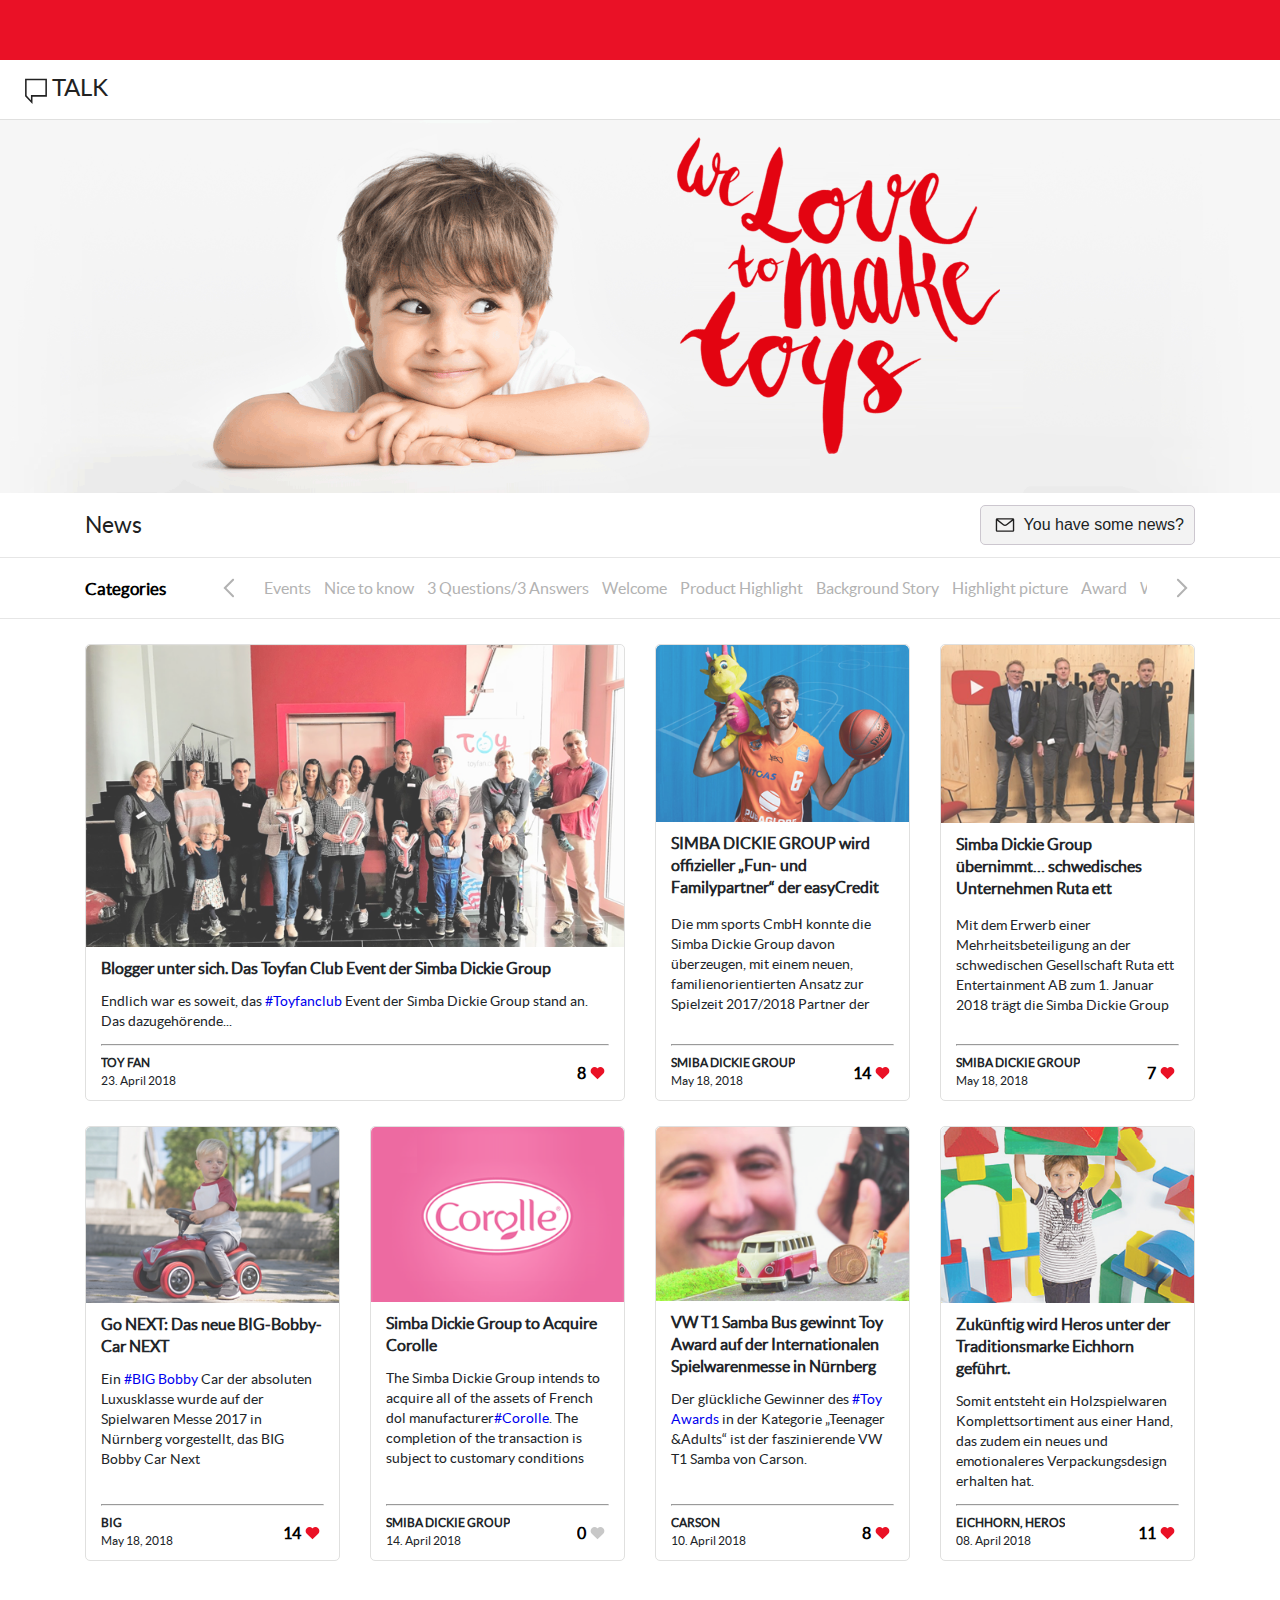
<file: Portfolio/Talk_Grid_Gulp4/index.html>
<!DOCTYPE html>
<html lang="en">
<head>
    <meta charset="UTF-8">
    <title>___content-for_talk(Grid)</title>
    <link rel="stylesheet" href="styles/main.min.css">
    <meta name="viewport"
          content="width=device-width, user-scalable=no, initial-scale=1.0, maximum-scale=1.0, minimum-scale=1.0">
</head>
<body>
    <div class="header">
        <div class="header-top"></div>
        <div class="header-bottom">
            <div class="logo">
                        <span class="logo__item">
                            <svg>
                                <use xlink:href="images/svg/sprite.symbol.svg#talk"></use>
                            </svg>
                        </span>
                <span class="logo__item logo__item_title">Talk</span>
            </div>
        </div>
    </div>
    <div class="top-banner">
        <img class="top-banner-mobile  img-fluid" src="images/top-banner-images/top-banner_mobile.png" alt="">
        <img class="top-banner-tablet img-fluid" src="images/top-banner-images/top-banner_tablet.png" alt="">
        <img class="top-banner-desktop img-fluid" src="images/top-banner-images/top-banner_desktop.png" alt="">
    </div>
    <div class="container-news">
        <ul class="news">
            <li>
                <p class="news__item">News</p>
            </li>
            <li>
                <button class="news__item news__item_button">
                    <span>
                        <svg>
                            <use xlink:href="images/svg/sprite.symbol.svg#envelope"></use>
                        </svg>
                    </span>
                    You have some news?
                </button>
            </li>
        </ul>
    </div>
    <div class="container-categories"><div class="categories">
        <span class="categories-title">Categories</span>
        <span class="categories-icon categories-icon_prev">
                            <svg>
                                <use xlink:href="images/svg/sprite.symbol.svg#arrow-prev"></use>
                            </svg>
                        </span>
        <ul class="categories-carousel">
            <li class="categories-carousel__item">
                <input type="checkbox" id="category-1" class="hidden">
                <label for="category-1" class="checked">Events</label></li>
            <li class="categories-carousel__item">
                <input type="checkbox" id="category-2" class="hidden">
                <label for="category-2" class="checked">Nice to know</label></li>
            <li class="categories-carousel__item">
                <input type="checkbox" id="category-3" class="hidden">
                <label for="category-3" class="checked">3 Questions/3 Answers</label></li>
            <li class="categories-carousel__item">
                <input type="checkbox" id="category-4" class="hidden">
                <label for="category-4" class="checked">Welcome</label></li>
            <li class="categories-carousel__item">
                <input type="checkbox" id="category-5" class="hidden">
                <label for="category-5" class="checked">Product Highlight</label></li>
            <li class="categories-carousel__item">
                <input type="checkbox" id="category-6" class="hidden">
                <label for="category-6" class="checked">Background Story</label></li>
            <li class="categories-carousel__item">
                <input type="checkbox" id="category-7" class="hidden">
                <label for="category-7" class="checked">Highlight picture</label></li>
            <li class="categories-carousel__item">
                <input type="checkbox" id="category-8" class="hidden">
                <label for="category-8" class="checked">Award</label></li>
            <li class="categories-carousel__item">
                <input type="checkbox" id="category-9" class="hidden">
                <label for="category-9" class="checked">What's new</label></li>
            <li class="categories-carousel__item">
                <input type="checkbox" id="category-10" class="hidden">
                <label for="category-10" class="checked">Looking back</label></li>
        </ul>
        <span class="categories-icon categories-icon_next">
                            <svg>
                                <use xlink:href="images/svg/sprite.symbol.svg#arrow-next"></use>
                            </svg>
                        </span>
    </div></div>
    <div class="container-card">
        <div class="card card__stationing">
            <div>
                <a class="card__link" href="article.html">
                    <img class="card-img" src="images/card-images/bild-banner_01.png" alt="">
                </a>
            </div>
            <div class="card__content">
                <h3 class="text-left">Blogger unter sich. Das Toyfan Club Event der Simba Dickie Group</h3>
                <div class="card__text">
                    Endlich war es soweit, das <a href="#">#Toyfanclub</a> Event der Simba Dickie Group stand
                    an. Das dazugehörende...
                </div>
            </div>
            <div>
                <hr>
                <div class="card-bottom">
                    <div class="card-bottom__item">
                        <span class="card-bottom__text">Toy Fan</span>
                        <span>23. April 2018</span>
                    </div>
                    <div class="card-bottom__item card-bottom__item_like">
                        <span>8</span>
                        <span class="icon-like">
                                        <svg>
                                            <use xlink:href="images/svg/sprite.symbol.svg#heart"></use>
                                        </svg>
                                    </span>
                    </div>
                </div>
            </div>
        </div>
        <div class="card card__stationing">
                        <div>
                            <a class="card__link" href="article.html">
                                <img class="card-img" src="images/card-images/bild-banner_02.png" alt="">
                            </a>
                        </div>
                        <div class="card__content">
                            <h3 class="text-left">SIMBA DICKIE GROUP wird offizieller  „Fun- und Familypartner“
                                der easyCredit BBL</h3>
                            <div class="card__text">Die mm sports CmbH konnte die Simba Dickie Group davon überzeugen,
                                mit einem neuen, familienorientierten Ansatz zur Spielzeit 2017/2018 Partner der easyCredit
                                BBL zu werden
                            </div>
                        </div>
                        <div>
                            <hr>
                            <div class="card-bottom">
                                <div class="card-bottom__item">
                                    <span class="card-bottom__text">Smiba Dickie Group</span>
                                    <span>May 18, 2018</span>
                                </div>
                                <div class="card-bottom__item card-bottom__item_like">
                                    <span>14</span>
                                    <span class="icon-like">
                                        <svg>
                                            <use xlink:href="images/svg/sprite.symbol.svg#heart"></use>
                                        </svg>
                                    </span>
                                </div>
                            </div>
                        </div>
                    </div>
        <div class="card card__stationing">
            <div>
                <a class="card__link" href="article.html">
                    <img class="card-img" src="images/card-images/bild-banner_03.png" alt="">
                </a>
            </div>
            <div class="card__content">
                <h3 class="text-left">
                    Simba Dickie Group übernimmt…
                    schwedisches Unternehmen Ruta ett
                    Entertainment AB
                </h3>
                <div class="card__text">Mit dem Erwerb einer Mehrheitsbeteiligung
                    an der schwedischen Gesellschaft Ruta ett
                    Entertainment AB zum 1. Januar 2018
                    trägt die Simba Dickie Group nun dieser
                    Entwicklung Rechnung.
                </div>
            </div>
            <div>
                <hr>
                <div class="card-bottom">
                    <div class="card-bottom__item">
                        <span class="card-bottom__text">Smiba Dickie Group</span>
                        <span>May 18, 2018</span>
                    </div>
                    <div class="card-bottom__item card-bottom__item_like">
                        <span>7</span>
                        <span class="icon-like">
                            <svg>
                                <use xlink:href="images/svg/sprite.symbol.svg#heart"></use>
                            </svg>
                        </span>
                    </div>
                </div>
            </div>
        </div>
        <div class="card card__stationing">
            <div>
                <a class="card__link" href="article.html">
                    <img class="card-img" src="images/card-images/bild-banner_04.png" alt="">
                </a>
            </div>
            <div class="card__content">
                <h3 class="text-left">Go NEXT: Das neue BIG-Bobby-Car NEXT</h3>
                <div class="card__text">Ein <a href="#">#BIG Bobby </a>
                    Car der absoluten Luxusklasse wurde auf der Spielwaren Messe
                    2017 in <br /> Nürnberg vorgestellt, das BIG Bobby Car Next
                </div>
            </div>
            <div>
                <hr>
                <div class="card-bottom">
                    <div class="card-bottom__item">
                        <span class="card-bottom__text">Big</span>
                        <span>May 18, 2018</span>
                    </div>
                    <div class="card-bottom__item card-bottom__item_like">
                        <span>14</span>
                        <span class="icon-like">
                            <svg>
                                <use xlink:href="images/svg/sprite.symbol.svg#heart"></use>
                            </svg>
                        </span>
                    </div>
                </div>
            </div>
        </div>
        <div class="card card__stationing">
            <div>
                <a class="card__link" href="article.html">
                    <img class="card-img" src="images/card-images/bild-banner_05.png" alt="">
                </a>
            </div>
            <div class="card__content">
                <h3 class="text-left">Simba Dickie Group to Acquire Corolle</h3>
                <div class="card__text">The Simba Dickie Group intends to acquire all of the assets of French
                    dol manufacturer<a href="#">#Corolle</a>. The completion of the transaction is subject
                    to customary conditions
                </div>
            </div>
            <div>
                <hr>
                <div class="card-bottom">
                    <div class="card-bottom__item">
                        <span class="card-bottom__text">Smiba Dickie Group</span>
                        <span>14. April 2018</span>
                    </div>
                    <div class="card-bottom__item card-bottom__item_like">
                        <span>0</span>
                        <span class="no-likes-icon">
                            <svg>
                                <use xlink:href="images/svg/sprite.symbol.svg#heart"></use>
                            </svg>
                        </span>
                    </div>
                </div>
            </div>
        </div>
        <div class="card card__stationing">
            <div>
                <a class="card__link" href="article.html">
                    <img class="card-img" src="images/card-images/bild-banner_06.png" alt="">
                </a>
            </div>
            <div class="card__content">
                <h3 class="text-left">VW T1 Samba Bus gewinnt Toy Award auf der Internationalen Spielwarenmesse
                    in Nürnberg
                </h3>
                <div class="card__text">Der glückliche Gewinner des <a href="#">#Toy Awards</a> in
                    der Kategorie „Teenager &Adults“ ist der faszinierende VW T1 Samba von Carson.
                </div>
            </div>
            <div>
                <hr>
                <div class="card-bottom">
                    <div class="card-bottom__item">
                        <span class="card-bottom__text">Carson</span>
                        <span>10. April 2018</span>
                    </div>
                    <div class="card-bottom__item card-bottom__item_like">
                        <span>8</span>
                        <span class="icon-like">
                            <svg>
                                <use xlink:href="images/svg/sprite.symbol.svg#heart"></use>
                            </svg>
                        </span>
                    </div>
                </div>
            </div>
        </div>
        <div class="card card__stationing">
            <div>
                <a class="card__link" href="article.html">
                    <img class="card-img" src="images/card-images/bild-banner_07.png" alt="">
                </a>
            </div>
            <div class="card__content">
                <h3 class="text-left">Zukünftig wird Heros unter der Traditionsmarke Eichhorn geführt.</h3>
                <div class="card__text">Somit entsteht ein Holzspielwaren Komplettsortiment aus einer Hand,
                    das zudem ein neues und emotionaleres Verpackungsdesign erhalten hat.
                </div>
            </div>
            <div>
                <hr>
                <div class="card-bottom">
                    <div class="card-bottom__item">
                        <span class="card-bottom__text">Eichhorn, Heros</span>
                        <span>08. April 2018</span>
                    </div>
                    <div class="card-bottom__item card-bottom__item_like">
                        <span id="like-number">11</span>
                        <span class="icon-like">
                            <svg>
                                <use xlink:href="images/svg/sprite.symbol.svg#heart"></use>
                            </svg>
                        </span>
                    </div>
                </div>
            </div>
        </div>
    </div>
    <script src="js/main.min.js"></script>
</body>
</html>
</file>
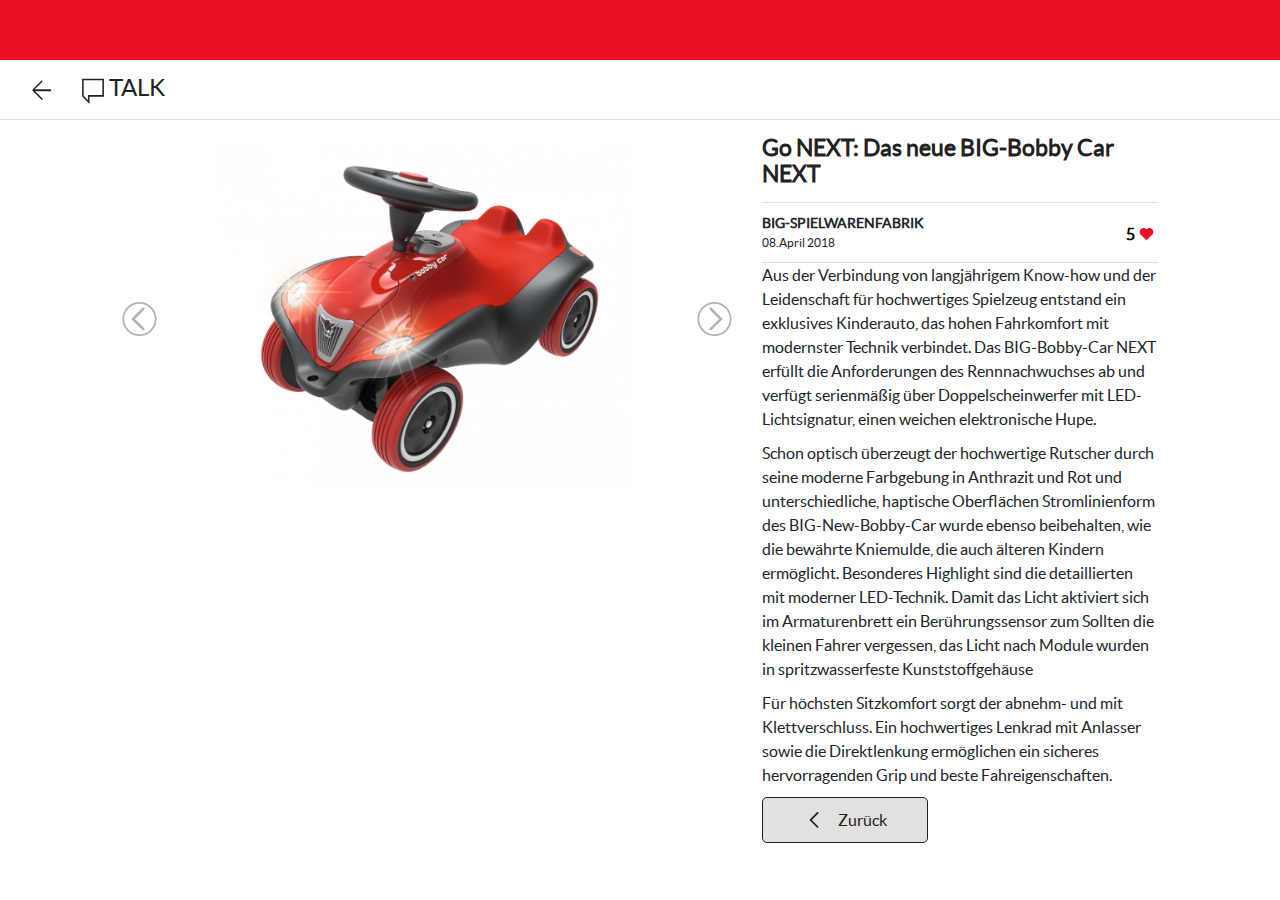
<file: Portfolio/Talk_Grid_Gulp4/article.html>
<!DOCTYPE html>
<html lang="en">
<head>
    <meta charset="UTF-8">
    <title>___content-for_talk_article(Grid)</title>
    <link rel="stylesheet" href="styles/main.min.css">
    <meta name="viewport"
          content="width=device-width, user-scalable=no, initial-scale=1.0, maximum-scale=1.0, minimum-scale=1.0">
</head>
<body>
  <header>
        <div class="header-top"></div>
        <div class="header-bottom">
            <a class="back" href="index.html">
                                <span class="back__item">
                                    <svg>
                                        <use xlink:href="images/svg/sprite.symbol.svg#back"></use>
                                    </svg>
                                </span>
            </a>
            <a class="logo" href="index.html">
                                <span class="logo__item">
                                    <svg>
                                        <use xlink:href="images/svg/sprite.symbol.svg#talk"></use>
                                    </svg>
                                </span>
                <span class="logo__item logo__item_title-article">Talk</span>
            </a>
        </div>
    </header>
  <div class="container-card-article">
        <div class="card card__stationing card_article">
            <div class="navigation">
                <a href="js:void(0)" class="icon-filter-art icon-filter-art__prev">
                                    <span class="navigation__item">
                                        <svg>
                                            <use xlink:href="images/svg/sprite.symbol.svg#arrow-prev-circle" />
                                        </svg>
                                    </span>
                </a>
                <a href="js:void(0)" class="icon-filter-art icon-filter-art__next">
                                    <span class="navigation__item">
                                        <svg>
                                            <use xlink:href="images/svg/sprite.symbol.svg#arrow-next-circle" />
                                        </svg>
                                    </span>
                </a>
            </div>
            <ul class="slider">
            <li class="img-container active">
                <img class="img-container__item" src="images/gallery/1.jpg" alt="">
            </li>
            <li class="img-container">
                <img class="img-container__item" src="images/gallery/2.jpg" alt="">
            </li>
            <li class="img-container">
                <img class="img-container__item" src="images/gallery/3.jpg" alt="">
            </li>
            <li class="img-container">
                <img class="img-container__item" src="images/gallery/4.jpg" alt="">
            </li>
            <li class="img-container">
                <img class="img-container__item" src="images/gallery/5.jpg" alt="">
            </li>
            <li class="img-container">
                <img class="img-container__item" src="images/gallery/6.jpg" alt="">
            </li>
            <li class="img-container">
                <img class="img-container__item" src="images/gallery/7.jpg" alt="">
            </li>
        </ul>
        </div>
        <div class="card-bottom card-bottom_article">
            <h1 class="h1-article">Go NEXT: Das neue BIG-Bobby
                Car NEXT
            </h1>
            <div class="card-bottom-article">
                <div class="card-bottom-article__item">
                    <span class="card-bottom__text">Big-Spielwarenfabrik</span>
                    <span>08.April 2018</span>
                </div>
                <div class="card-bottom-article__item card-bottom__item_like">
                    <span class="icon-art">5</span>
                    <span class="icon-like">
                        <svg>
                            <use xlink:href="images/svg/sprite.symbol.svg#heart"></use>
                        </svg>
                    </span>
                </div>
            </div>
            <div class="content-article">
                <p>
                    Aus der Verbindung von langjährigem Know-how und der
                    Leidenschaft für hochwertiges Spielzeug entstand ein
                    exklusives Kinderauto, das hohen Fahrkomfort mit
                    modernster Technik verbindet. Das BIG-Bobby-Car
                    NEXT erfüllt die Anforderungen des Rennnachwuchses
                    ab  und verfügt serienmäßig über Doppelscheinwerfer mit
                    LED-Lichtsignatur, einen weichen  elektronische Hupe.
                </p>
                <p>
                    Schon optisch überzeugt der hochwertige Rutscher durch
                    seine moderne Farbgebung in Anthrazit und Rot und
                    unterschiedliche, haptische Oberflächen Stromlinienform
                    des BIG-New-Bobby-Car wurde ebenso beibehalten,
                    wie die bewährte Kniemulde, die auch älteren Kindern
                    ermöglicht. Besonderes Highlight sind die detaillierten
                    mit moderner LED-Technik. Damit das Licht aktiviert
                    sich im Armaturenbrett ein Berührungssensor zum
                    Sollten die kleinen Fahrer vergessen, das Licht nach
                    Module wurden in spritzwasserfeste Kunststoffgehäuse
                </p>
                <p>
                    Für höchsten Sitzkomfort sorgt der abnehm- und
                    mit Klettverschluss. Ein hochwertiges Lenkrad mit
                    Anlasser sowie die Direktlenkung ermöglichen ein sicheres
                    hervorragenden Grip und beste Fahreigenschaften.
                </p>
                <a class="btn-article" href="index.html">
                    <span class="icon-prev-article">
                        <svg>
                            <use xlink:href="images/svg/sprite.symbol.svg#arrow-prev" />
                        </svg>
                    </span>Zurück
                </a>
            </div>
        </div>
    </div>
<script src="js/main.min.js"></script>
</body>
</html>
</file>
<file: Portfolio/Earth-Moon+Plane/style.css>
body {
	background:			url(images/Sky.jpg) no-repeat;
	background-size:	cover;
	margin: 0;
}

.earth-moon {
	margin-left: 100px;
}

.earth {
	position:		absolute;
	width:			400px;
	height:			auto;
	top: 200px;
	margin-left:	300px;
	z-index:		-1;
	animation: 		earth 90s linear infinite;
}

.moon {
	position:	absolute;
	top:		220px;
	left:		400px;
	margin-left: 125px;
	width:		100px;
	height:		auto;
	z-index:	-10;
	animation: 	orbit 10s linear infinite;
}

@keyframes orbit {
	24% {z-index:0;}
	25% {top:200px; left:650px; z-index:2; width:100px;}
	50% {width:220px;}
	74% {z-index:2;}
	75% {z-index:0; top:400px; left:120px; width:100px;}
	100% {transform:rotate(360deg);}
}

@keyframes earth {
	0% {transform:rotate(360deg);}
}

.text {
	position: fixed;
	top: 30px;
	right: 20px;
	font-size: 20px;
	color: #ffff1b;
}

.title {
	margin: 0;
	font-size: 20px;
}

.plane {
	margin-left: 100px;
	padding-top: 15%;
}

.plane-2 {
	transform: scale(-1, 1);
}

.anime {
	display: inline-block;
	position: relative;
	margin-left: 25%;
}

.anime:before {
	content: url("images/el.png");
	display: inline-block;
	position: absolute;
	animation: timing .1s infinite steps(35);
	top: 47%;
	left: 63%;
	z-index: 10;

}

@keyframes timing {
	100%{
		transform: rotate(360deg) skew(20deg);
	}
}

.plane > img {
	width: 30%;
}

.plane-inner {
	display: inline-block;
	height: 100vh;
	margin-left: 15%;
	transition: all 2s ease-out;
}

.plane-inner:hover {
	transform: scale(1.3);
}

.message {
	display: none;
	margin-top: 100px;
	text-align: center;
	font-size: 2rem;
	color: wheat;
}

@media (max-width: 1750px) {
	.wrapper {
		display: none;
	}

	.message {
		display: block;
	}
}
</file>
<file: Portfolio/styles/main.min.css>
*,::after,::before{box-sizing:border-box}html{font-family:sans-serif;line-height:1.15;-webkit-text-size-adjust:100%;-webkit-tap-highlight-color:transparent}article,aside,figcaption,figure,footer,header,hgroup,main,nav,section{display:block}body{margin:0;font-family:-apple-system,BlinkMacSystemFont,"Segoe UI",Roboto,"Helvetica Neue",Arial,"Noto Sans",sans-serif,"Apple Color Emoji","Segoe UI Emoji","Segoe UI Symbol","Noto Color Emoji";font-size:1rem;font-weight:400;line-height:1.5;color:#212529;text-align:left;background-color:#fff}[tabindex="-1"]:focus:not(:focus-visible){outline:0!important}hr{box-sizing:content-box;height:0;overflow:visible}h1,h2,h3,h4,h5,h6{margin-top:0;margin-bottom:.5rem}p{margin-top:0;margin-bottom:1rem}abbr[data-original-title],abbr[title]{text-decoration:underline;-webkit-text-decoration:underline dotted;text-decoration:underline dotted;cursor:help;border-bottom:0;-webkit-text-decoration-skip-ink:none;text-decoration-skip-ink:none}address{margin-bottom:1rem;font-style:normal;line-height:inherit}dl,ol,ul{margin-top:0;margin-bottom:1rem}ol ol,ol ul,ul ol,ul ul{margin-bottom:0}dt{font-weight:700}dd{margin-bottom:.5rem;margin-left:0}blockquote{margin:0 0 1rem}b,strong{font-weight:bolder}small{font-size:80%}sub,sup{position:relative;font-size:75%;line-height:0;vertical-align:baseline}sub{bottom:-.25em}sup{top:-.5em}a{color:#007bff;text-decoration:none;background-color:transparent}a:hover{color:#0056b3;text-decoration:underline}a:not([href]){color:inherit;text-decoration:none}a:not([href]):hover{color:inherit;text-decoration:none}code,kbd,pre,samp{font-family:SFMono-Regular,Menlo,Monaco,Consolas,"Liberation Mono","Courier New",monospace;font-size:1em}pre{margin-top:0;margin-bottom:1rem;overflow:auto}figure{margin:0 0 1rem}img{vertical-align:middle;border-style:none}svg{overflow:hidden;vertical-align:middle}table{border-collapse:collapse}caption{padding-top:.75rem;padding-bottom:.75rem;color:#6c757d;text-align:left;caption-side:bottom}th{text-align:inherit}label{display:inline-block;margin-bottom:.5rem}button{border-radius:0}button:focus{outline:1px dotted;outline:5px auto -webkit-focus-ring-color}button,input,optgroup,select,textarea{margin:0;font-family:inherit;font-size:inherit;line-height:inherit}button,input{overflow:visible}button,select{text-transform:none}select{word-wrap:normal}[type=button],[type=reset],[type=submit],button{-webkit-appearance:button}[type=button]:not(:disabled),[type=reset]:not(:disabled),[type=submit]:not(:disabled),button:not(:disabled){cursor:pointer}[type=button]::-moz-focus-inner,[type=reset]::-moz-focus-inner,[type=submit]::-moz-focus-inner,button::-moz-focus-inner{padding:0;border-style:none}input[type=checkbox],input[type=radio]{box-sizing:border-box;padding:0}input[type=date],input[type=datetime-local],input[type=month],input[type=time]{-webkit-appearance:listbox}textarea{overflow:auto;resize:vertical}fieldset{min-width:0;padding:0;margin:0;border:0}legend{display:block;width:100%;max-width:100%;padding:0;margin-bottom:.5rem;font-size:1.5rem;line-height:inherit;color:inherit;white-space:normal}progress{vertical-align:baseline}[type=number]::-webkit-inner-spin-button,[type=number]::-webkit-outer-spin-button{height:auto}[type=search]{outline-offset:-2px;-webkit-appearance:none}[type=search]::-webkit-search-decoration{-webkit-appearance:none}::-webkit-file-upload-button{font:inherit;-webkit-appearance:button}output{display:inline-block}summary{display:list-item;cursor:pointer}template{display:none}[hidden]{display:none!important}.container{width:100%;padding-right:15px;padding-left:15px;margin-right:auto;margin-left:auto}@media (min-width:576px){.container{max-width:540px}}@media (min-width:768px){.container{max-width:720px}}@media (min-width:992px){.container{max-width:960px}}@media (min-width:1200px){.container{max-width:1140px}}.container-fluid,.container-lg,.container-md,.container-sm,.container-xl{width:100%;padding-right:15px;padding-left:15px;margin-right:auto;margin-left:auto}@media (min-width:576px){.container,.container-sm{max-width:540px}}@media (min-width:768px){.container,.container-md,.container-sm{max-width:720px}}@media (min-width:992px){.container,.container-lg,.container-md,.container-sm{max-width:960px}}@media (min-width:1200px){.container,.container-lg,.container-md,.container-sm,.container-xl{max-width:1140px}}.row{display:-webkit-box;display:flex;flex-wrap:wrap;margin-right:-15px;margin-left:-15px}.no-gutters{margin-right:0;margin-left:0}.no-gutters>.col,.no-gutters>[class*=col-]{padding-right:0;padding-left:0}.col,.col-1,.col-10,.col-11,.col-12,.col-2,.col-3,.col-4,.col-5,.col-6,.col-7,.col-8,.col-9,.col-auto,.col-lg,.col-lg-1,.col-lg-10,.col-lg-11,.col-lg-12,.col-lg-2,.col-lg-3,.col-lg-4,.col-lg-5,.col-lg-6,.col-lg-7,.col-lg-8,.col-lg-9,.col-lg-auto,.col-md,.col-md-1,.col-md-10,.col-md-11,.col-md-12,.col-md-2,.col-md-3,.col-md-4,.col-md-5,.col-md-6,.col-md-7,.col-md-8,.col-md-9,.col-md-auto,.col-sm,.col-sm-1,.col-sm-10,.col-sm-11,.col-sm-12,.col-sm-2,.col-sm-3,.col-sm-4,.col-sm-5,.col-sm-6,.col-sm-7,.col-sm-8,.col-sm-9,.col-sm-auto,.col-xl,.col-xl-1,.col-xl-10,.col-xl-11,.col-xl-12,.col-xl-2,.col-xl-3,.col-xl-4,.col-xl-5,.col-xl-6,.col-xl-7,.col-xl-8,.col-xl-9,.col-xl-auto{position:relative;width:100%;padding-right:15px;padding-left:15px}.col{flex-basis:0;-webkit-box-flex:1;flex-grow:1;max-width:100%}.row-cols-1>*{-webkit-box-flex:0;flex:0 0 100%;max-width:100%}.row-cols-2>*{-webkit-box-flex:0;flex:0 0 50%;max-width:50%}.row-cols-3>*{-webkit-box-flex:0;flex:0 0 33.33333%;max-width:33.33333%}.row-cols-4>*{-webkit-box-flex:0;flex:0 0 25%;max-width:25%}.row-cols-5>*{-webkit-box-flex:0;flex:0 0 20%;max-width:20%}.row-cols-6>*{-webkit-box-flex:0;flex:0 0 16.66667%;max-width:16.66667%}.col-auto{-webkit-box-flex:0;flex:0 0 auto;width:auto;max-width:100%}.col-1{-webkit-box-flex:0;flex:0 0 8.33333%;max-width:8.33333%}.col-2{-webkit-box-flex:0;flex:0 0 16.66667%;max-width:16.66667%}.col-3{-webkit-box-flex:0;flex:0 0 25%;max-width:25%}.col-4{-webkit-box-flex:0;flex:0 0 33.33333%;max-width:33.33333%}.col-5{-webkit-box-flex:0;flex:0 0 41.66667%;max-width:41.66667%}.col-6{-webkit-box-flex:0;flex:0 0 50%;max-width:50%}.col-7{-webkit-box-flex:0;flex:0 0 58.33333%;max-width:58.33333%}.col-8{-webkit-box-flex:0;flex:0 0 66.66667%;max-width:66.66667%}.col-9{-webkit-box-flex:0;flex:0 0 75%;max-width:75%}.col-10{-webkit-box-flex:0;flex:0 0 83.33333%;max-width:83.33333%}.col-11{-webkit-box-flex:0;flex:0 0 91.66667%;max-width:91.66667%}.col-12{-webkit-box-flex:0;flex:0 0 100%;max-width:100%}.order-first{-webkit-box-ordinal-group:0;order:-1}.order-last{-webkit-box-ordinal-group:14;order:13}.order-0{-webkit-box-ordinal-group:1;order:0}.order-1{-webkit-box-ordinal-group:2;order:1}.order-2{-webkit-box-ordinal-group:3;order:2}.order-3{-webkit-box-ordinal-group:4;order:3}.order-4{-webkit-box-ordinal-group:5;order:4}.order-5{-webkit-box-ordinal-group:6;order:5}.order-6{-webkit-box-ordinal-group:7;order:6}.order-7{-webkit-box-ordinal-group:8;order:7}.order-8{-webkit-box-ordinal-group:9;order:8}.order-9{-webkit-box-ordinal-group:10;order:9}.order-10{-webkit-box-ordinal-group:11;order:10}.order-11{-webkit-box-ordinal-group:12;order:11}.order-12{-webkit-box-ordinal-group:13;order:12}.offset-1{margin-left:8.33333%}.offset-2{margin-left:16.66667%}.offset-3{margin-left:25%}.offset-4{margin-left:33.33333%}.offset-5{margin-left:41.66667%}.offset-6{margin-left:50%}.offset-7{margin-left:58.33333%}.offset-8{margin-left:66.66667%}.offset-9{margin-left:75%}.offset-10{margin-left:83.33333%}.offset-11{margin-left:91.66667%}@media (min-width:576px){.col-sm{flex-basis:0;-webkit-box-flex:1;flex-grow:1;max-width:100%}.row-cols-sm-1>*{-webkit-box-flex:0;flex:0 0 100%;max-width:100%}.row-cols-sm-2>*{-webkit-box-flex:0;flex:0 0 50%;max-width:50%}.row-cols-sm-3>*{-webkit-box-flex:0;flex:0 0 33.33333%;max-width:33.33333%}.row-cols-sm-4>*{-webkit-box-flex:0;flex:0 0 25%;max-width:25%}.row-cols-sm-5>*{-webkit-box-flex:0;flex:0 0 20%;max-width:20%}.row-cols-sm-6>*{-webkit-box-flex:0;flex:0 0 16.66667%;max-width:16.66667%}.col-sm-auto{-webkit-box-flex:0;flex:0 0 auto;width:auto;max-width:100%}.col-sm-1{-webkit-box-flex:0;flex:0 0 8.33333%;max-width:8.33333%}.col-sm-2{-webkit-box-flex:0;flex:0 0 16.66667%;max-width:16.66667%}.col-sm-3{-webkit-box-flex:0;flex:0 0 25%;max-width:25%}.col-sm-4{-webkit-box-flex:0;flex:0 0 33.33333%;max-width:33.33333%}.col-sm-5{-webkit-box-flex:0;flex:0 0 41.66667%;max-width:41.66667%}.col-sm-6{-webkit-box-flex:0;flex:0 0 50%;max-width:50%}.col-sm-7{-webkit-box-flex:0;flex:0 0 58.33333%;max-width:58.33333%}.col-sm-8{-webkit-box-flex:0;flex:0 0 66.66667%;max-width:66.66667%}.col-sm-9{-webkit-box-flex:0;flex:0 0 75%;max-width:75%}.col-sm-10{-webkit-box-flex:0;flex:0 0 83.33333%;max-width:83.33333%}.col-sm-11{-webkit-box-flex:0;flex:0 0 91.66667%;max-width:91.66667%}.col-sm-12{-webkit-box-flex:0;flex:0 0 100%;max-width:100%}.order-sm-first{-webkit-box-ordinal-group:0;order:-1}.order-sm-last{-webkit-box-ordinal-group:14;order:13}.order-sm-0{-webkit-box-ordinal-group:1;order:0}.order-sm-1{-webkit-box-ordinal-group:2;order:1}.order-sm-2{-webkit-box-ordinal-group:3;order:2}.order-sm-3{-webkit-box-ordinal-group:4;order:3}.order-sm-4{-webkit-box-ordinal-group:5;order:4}.order-sm-5{-webkit-box-ordinal-group:6;order:5}.order-sm-6{-webkit-box-ordinal-group:7;order:6}.order-sm-7{-webkit-box-ordinal-group:8;order:7}.order-sm-8{-webkit-box-ordinal-group:9;order:8}.order-sm-9{-webkit-box-ordinal-group:10;order:9}.order-sm-10{-webkit-box-ordinal-group:11;order:10}.order-sm-11{-webkit-box-ordinal-group:12;order:11}.order-sm-12{-webkit-box-ordinal-group:13;order:12}.offset-sm-0{margin-left:0}.offset-sm-1{margin-left:8.33333%}.offset-sm-2{margin-left:16.66667%}.offset-sm-3{margin-left:25%}.offset-sm-4{margin-left:33.33333%}.offset-sm-5{margin-left:41.66667%}.offset-sm-6{margin-left:50%}.offset-sm-7{margin-left:58.33333%}.offset-sm-8{margin-left:66.66667%}.offset-sm-9{margin-left:75%}.offset-sm-10{margin-left:83.33333%}.offset-sm-11{margin-left:91.66667%}}@media (min-width:768px){.col-md{flex-basis:0;-webkit-box-flex:1;flex-grow:1;max-width:100%}.row-cols-md-1>*{-webkit-box-flex:0;flex:0 0 100%;max-width:100%}.row-cols-md-2>*{-webkit-box-flex:0;flex:0 0 50%;max-width:50%}.row-cols-md-3>*{-webkit-box-flex:0;flex:0 0 33.33333%;max-width:33.33333%}.row-cols-md-4>*{-webkit-box-flex:0;flex:0 0 25%;max-width:25%}.row-cols-md-5>*{-webkit-box-flex:0;flex:0 0 20%;max-width:20%}.row-cols-md-6>*{-webkit-box-flex:0;flex:0 0 16.66667%;max-width:16.66667%}.col-md-auto{-webkit-box-flex:0;flex:0 0 auto;width:auto;max-width:100%}.col-md-1{-webkit-box-flex:0;flex:0 0 8.33333%;max-width:8.33333%}.col-md-2{-webkit-box-flex:0;flex:0 0 16.66667%;max-width:16.66667%}.col-md-3{-webkit-box-flex:0;flex:0 0 25%;max-width:25%}.col-md-4{-webkit-box-flex:0;flex:0 0 33.33333%;max-width:33.33333%}.col-md-5{-webkit-box-flex:0;flex:0 0 41.66667%;max-width:41.66667%}.col-md-6{-webkit-box-flex:0;flex:0 0 50%;max-width:50%}.col-md-7{-webkit-box-flex:0;flex:0 0 58.33333%;max-width:58.33333%}.col-md-8{-webkit-box-flex:0;flex:0 0 66.66667%;max-width:66.66667%}.col-md-9{-webkit-box-flex:0;flex:0 0 75%;max-width:75%}.col-md-10{-webkit-box-flex:0;flex:0 0 83.33333%;max-width:83.33333%}.col-md-11{-webkit-box-flex:0;flex:0 0 91.66667%;max-width:91.66667%}.col-md-12{-webkit-box-flex:0;flex:0 0 100%;max-width:100%}.order-md-first{-webkit-box-ordinal-group:0;order:-1}.order-md-last{-webkit-box-ordinal-group:14;order:13}.order-md-0{-webkit-box-ordinal-group:1;order:0}.order-md-1{-webkit-box-ordinal-group:2;order:1}.order-md-2{-webkit-box-ordinal-group:3;order:2}.order-md-3{-webkit-box-ordinal-group:4;order:3}.order-md-4{-webkit-box-ordinal-group:5;order:4}.order-md-5{-webkit-box-ordinal-group:6;order:5}.order-md-6{-webkit-box-ordinal-group:7;order:6}.order-md-7{-webkit-box-ordinal-group:8;order:7}.order-md-8{-webkit-box-ordinal-group:9;order:8}.order-md-9{-webkit-box-ordinal-group:10;order:9}.order-md-10{-webkit-box-ordinal-group:11;order:10}.order-md-11{-webkit-box-ordinal-group:12;order:11}.order-md-12{-webkit-box-ordinal-group:13;order:12}.offset-md-0{margin-left:0}.offset-md-1{margin-left:8.33333%}.offset-md-2{margin-left:16.66667%}.offset-md-3{margin-left:25%}.offset-md-4{margin-left:33.33333%}.offset-md-5{margin-left:41.66667%}.offset-md-6{margin-left:50%}.offset-md-7{margin-left:58.33333%}.offset-md-8{margin-left:66.66667%}.offset-md-9{margin-left:75%}.offset-md-10{margin-left:83.33333%}.offset-md-11{margin-left:91.66667%}}@media (min-width:992px){.col-lg{flex-basis:0;-webkit-box-flex:1;flex-grow:1;max-width:100%}.row-cols-lg-1>*{-webkit-box-flex:0;flex:0 0 100%;max-width:100%}.row-cols-lg-2>*{-webkit-box-flex:0;flex:0 0 50%;max-width:50%}.row-cols-lg-3>*{-webkit-box-flex:0;flex:0 0 33.33333%;max-width:33.33333%}.row-cols-lg-4>*{-webkit-box-flex:0;flex:0 0 25%;max-width:25%}.row-cols-lg-5>*{-webkit-box-flex:0;flex:0 0 20%;max-width:20%}.row-cols-lg-6>*{-webkit-box-flex:0;flex:0 0 16.66667%;max-width:16.66667%}.col-lg-auto{-webkit-box-flex:0;flex:0 0 auto;width:auto;max-width:100%}.col-lg-1{-webkit-box-flex:0;flex:0 0 8.33333%;max-width:8.33333%}.col-lg-2{-webkit-box-flex:0;flex:0 0 16.66667%;max-width:16.66667%}.col-lg-3{-webkit-box-flex:0;flex:0 0 25%;max-width:25%}.col-lg-4{-webkit-box-flex:0;flex:0 0 33.33333%;max-width:33.33333%}.col-lg-5{-webkit-box-flex:0;flex:0 0 41.66667%;max-width:41.66667%}.col-lg-6{-webkit-box-flex:0;flex:0 0 50%;max-width:50%}.col-lg-7{-webkit-box-flex:0;flex:0 0 58.33333%;max-width:58.33333%}.col-lg-8{-webkit-box-flex:0;flex:0 0 66.66667%;max-width:66.66667%}.col-lg-9{-webkit-box-flex:0;flex:0 0 75%;max-width:75%}.col-lg-10{-webkit-box-flex:0;flex:0 0 83.33333%;max-width:83.33333%}.col-lg-11{-webkit-box-flex:0;flex:0 0 91.66667%;max-width:91.66667%}.col-lg-12{-webkit-box-flex:0;flex:0 0 100%;max-width:100%}.order-lg-first{-webkit-box-ordinal-group:0;order:-1}.order-lg-last{-webkit-box-ordinal-group:14;order:13}.order-lg-0{-webkit-box-ordinal-group:1;order:0}.order-lg-1{-webkit-box-ordinal-group:2;order:1}.order-lg-2{-webkit-box-ordinal-group:3;order:2}.order-lg-3{-webkit-box-ordinal-group:4;order:3}.order-lg-4{-webkit-box-ordinal-group:5;order:4}.order-lg-5{-webkit-box-ordinal-group:6;order:5}.order-lg-6{-webkit-box-ordinal-group:7;order:6}.order-lg-7{-webkit-box-ordinal-group:8;order:7}.order-lg-8{-webkit-box-ordinal-group:9;order:8}.order-lg-9{-webkit-box-ordinal-group:10;order:9}.order-lg-10{-webkit-box-ordinal-group:11;order:10}.order-lg-11{-webkit-box-ordinal-group:12;order:11}.order-lg-12{-webkit-box-ordinal-group:13;order:12}.offset-lg-0{margin-left:0}.offset-lg-1{margin-left:8.33333%}.offset-lg-2{margin-left:16.66667%}.offset-lg-3{margin-left:25%}.offset-lg-4{margin-left:33.33333%}.offset-lg-5{margin-left:41.66667%}.offset-lg-6{margin-left:50%}.offset-lg-7{margin-left:58.33333%}.offset-lg-8{margin-left:66.66667%}.offset-lg-9{margin-left:75%}.offset-lg-10{margin-left:83.33333%}.offset-lg-11{margin-left:91.66667%}}@media (min-width:1200px){.col-xl{flex-basis:0;-webkit-box-flex:1;flex-grow:1;max-width:100%}.row-cols-xl-1>*{-webkit-box-flex:0;flex:0 0 100%;max-width:100%}.row-cols-xl-2>*{-webkit-box-flex:0;flex:0 0 50%;max-width:50%}.row-cols-xl-3>*{-webkit-box-flex:0;flex:0 0 33.33333%;max-width:33.33333%}.row-cols-xl-4>*{-webkit-box-flex:0;flex:0 0 25%;max-width:25%}.row-cols-xl-5>*{-webkit-box-flex:0;flex:0 0 20%;max-width:20%}.row-cols-xl-6>*{-webkit-box-flex:0;flex:0 0 16.66667%;max-width:16.66667%}.col-xl-auto{-webkit-box-flex:0;flex:0 0 auto;width:auto;max-width:100%}.col-xl-1{-webkit-box-flex:0;flex:0 0 8.33333%;max-width:8.33333%}.col-xl-2{-webkit-box-flex:0;flex:0 0 16.66667%;max-width:16.66667%}.col-xl-3{-webkit-box-flex:0;flex:0 0 25%;max-width:25%}.col-xl-4{-webkit-box-flex:0;flex:0 0 33.33333%;max-width:33.33333%}.col-xl-5{-webkit-box-flex:0;flex:0 0 41.66667%;max-width:41.66667%}.col-xl-6{-webkit-box-flex:0;flex:0 0 50%;max-width:50%}.col-xl-7{-webkit-box-flex:0;flex:0 0 58.33333%;max-width:58.33333%}.col-xl-8{-webkit-box-flex:0;flex:0 0 66.66667%;max-width:66.66667%}.col-xl-9{-webkit-box-flex:0;flex:0 0 75%;max-width:75%}.col-xl-10{-webkit-box-flex:0;flex:0 0 83.33333%;max-width:83.33333%}.col-xl-11{-webkit-box-flex:0;flex:0 0 91.66667%;max-width:91.66667%}.col-xl-12{-webkit-box-flex:0;flex:0 0 100%;max-width:100%}.order-xl-first{-webkit-box-ordinal-group:0;order:-1}.order-xl-last{-webkit-box-ordinal-group:14;order:13}.order-xl-0{-webkit-box-ordinal-group:1;order:0}.order-xl-1{-webkit-box-ordinal-group:2;order:1}.order-xl-2{-webkit-box-ordinal-group:3;order:2}.order-xl-3{-webkit-box-ordinal-group:4;order:3}.order-xl-4{-webkit-box-ordinal-group:5;order:4}.order-xl-5{-webkit-box-ordinal-group:6;order:5}.order-xl-6{-webkit-box-ordinal-group:7;order:6}.order-xl-7{-webkit-box-ordinal-group:8;order:7}.order-xl-8{-webkit-box-ordinal-group:9;order:8}.order-xl-9{-webkit-box-ordinal-group:10;order:9}.order-xl-10{-webkit-box-ordinal-group:11;order:10}.order-xl-11{-webkit-box-ordinal-group:12;order:11}.order-xl-12{-webkit-box-ordinal-group:13;order:12}.offset-xl-0{margin-left:0}.offset-xl-1{margin-left:8.33333%}.offset-xl-2{margin-left:16.66667%}.offset-xl-3{margin-left:25%}.offset-xl-4{margin-left:33.33333%}.offset-xl-5{margin-left:41.66667%}.offset-xl-6{margin-left:50%}.offset-xl-7{margin-left:58.33333%}.offset-xl-8{margin-left:66.66667%}.offset-xl-9{margin-left:75%}.offset-xl-10{margin-left:83.33333%}.offset-xl-11{margin-left:91.66667%}}.align-baseline{vertical-align:baseline!important}.align-top{vertical-align:top!important}.align-middle{vertical-align:middle!important}.align-bottom{vertical-align:bottom!important}.align-text-bottom{vertical-align:text-bottom!important}.align-text-top{vertical-align:text-top!important}.text-monospace{font-family:SFMono-Regular,Menlo,Monaco,Consolas,"Liberation Mono","Courier New",monospace!important}.text-justify{text-align:justify!important}.text-wrap{white-space:normal!important}.text-nowrap{white-space:nowrap!important}.text-truncate{overflow:hidden;text-overflow:ellipsis;white-space:nowrap}.text-left{text-align:left!important}.text-right{text-align:right!important}.text-center{text-align:center!important}@media (min-width:576px){.text-sm-left{text-align:left!important}.text-sm-right{text-align:right!important}.text-sm-center{text-align:center!important}}@media (min-width:768px){.text-md-left{text-align:left!important}.text-md-right{text-align:right!important}.text-md-center{text-align:center!important}}@media (min-width:992px){.text-lg-left{text-align:left!important}.text-lg-right{text-align:right!important}.text-lg-center{text-align:center!important}}@media (min-width:1200px){.text-xl-left{text-align:left!important}.text-xl-right{text-align:right!important}.text-xl-center{text-align:center!important}}.text-lowercase{text-transform:lowercase!important}.text-uppercase{text-transform:uppercase!important}.text-capitalize{text-transform:capitalize!important}.font-weight-light{font-weight:300!important}.font-weight-lighter{font-weight:lighter!important}.font-weight-normal{font-weight:400!important}.font-weight-bold{font-weight:700!important}.font-weight-bolder{font-weight:bolder!important}.font-italic{font-style:italic!important}.text-white{color:#fff!important}.text-primary{color:#007bff!important}a.text-primary:focus,a.text-primary:hover{color:#0056b3!important}.text-secondary{color:#6c757d!important}a.text-secondary:focus,a.text-secondary:hover{color:#494f54!important}.text-success{color:#28a745!important}a.text-success:focus,a.text-success:hover{color:#19692c!important}.text-info{color:#17a2b8!important}a.text-info:focus,a.text-info:hover{color:#0f6674!important}.text-warning{color:#ffc107!important}a.text-warning:focus,a.text-warning:hover{color:#ba8b00!important}.text-danger{color:#dc3545!important}a.text-danger:focus,a.text-danger:hover{color:#a71d2a!important}.text-light{color:#f8f9fa!important}a.text-light:focus,a.text-light:hover{color:#cbd3da!important}.text-dark{color:#343a40!important}a.text-dark:focus,a.text-dark:hover{color:#121416!important}.text-body{color:#212529!important}.text-muted{color:#6c757d!important}.text-black-50{color:rgba(0,0,0,.5)!important}.text-white-50{color:rgba(255,255,255,.5)!important}.text-hide{font:0/0 a;color:transparent;text-shadow:none;background-color:transparent;border:0}.text-decoration-none{text-decoration:none!important}.text-break{word-break:break-word!important;overflow-wrap:break-word!important}.text-reset{color:inherit!important}.modal-wrap.open .modal-overlay,.modal-wrap.open .modal-window{opacity:1;z-index:1000}.modal-wrap.hide .modal-overlay,.modal-wrap.hide .modal-window{opacity:1;z-index:1000}.modal-wrap.open .modal-window{-webkit-transform:translate(-50%,-50%);transform:translate(-50%,-50%)}.modal-wrap.open .modal-overlay{background:rgba(0,0,0,.5)}.modal-wrap.hide .modal-window{-webkit-transform:translate(-200px);transform:translate(-200px)}.modal-wrap.hide .modal-overlay{background:rgba(0,0,0,0)}.modal-overlay,.modal-window{opacity:0;z-index:-1}.modal-overlay{position:fixed;top:0;right:0;bottom:0;left:0;background:rgba(0,0,0,0);-webkit-transition:background .2s ease-in;transition:background .2s ease-in}.modal-window{position:fixed;top:50%;left:50%;width:300px;-webkit-transform:translate(-50%,-200px);transform:translate(-50%,-200px);padding:40px 40px 0;background-color:#b7b7b7;z-index:100;-webkit-transition:-webkit-transform .2s ease-in;transition:-webkit-transform .2s ease-in;transition:transform .2s ease-in;transition:transform .2s ease-in,-webkit-transform .2s ease-in}.modal-close{position:absolute;right:15px;-webkit-transform:translateY(-15%);transform:translateY(-15%);font-size:2rem;color:#555;cursor:pointer}.modal-close:hover{color:#000}.modal-title{position:relative;margin:-20px 10px 10px -60px;padding:6px 0;font-size:1rem;font-weight:700;text-transform:uppercase;color:#555;background-color:#999;text-shadow:0 1px 2px #bbb;box-shadow:0 2px 4px #888}.modal-title:after{content:' ';position:absolute;width:0;height:0;left:0;top:100%;border-width:5px 10px;border-style:solid;border-color:#666 #666 transparent transparent}.modal-title:before{content:' ';position:absolute;width:30px;height:0;left:-30px;top:15px;border-width:15px 25px;border-style:solid;border-color:#999 #999 #999 transparent}.modal-title span{text-transform:lowercase}@media (min-width:576px){.modal-window{width:400px}}[data-aos][data-aos][data-aos-duration="50"],body[data-aos-duration="50"] [data-aos]{-webkit-transition-duration:50ms;transition-duration:50ms}[data-aos][data-aos][data-aos-delay="50"],body[data-aos-delay="50"] [data-aos]{-webkit-transition-delay:0;transition-delay:0}[data-aos][data-aos][data-aos-delay="50"].aos-animate,body[data-aos-delay="50"] [data-aos].aos-animate{-webkit-transition-delay:50ms;transition-delay:50ms}[data-aos][data-aos][data-aos-duration="100"],body[data-aos-duration="100"] [data-aos]{-webkit-transition-duration:.1s;transition-duration:.1s}[data-aos][data-aos][data-aos-delay="100"],body[data-aos-delay="100"] [data-aos]{-webkit-transition-delay:0;transition-delay:0}[data-aos][data-aos][data-aos-delay="100"].aos-animate,body[data-aos-delay="100"] [data-aos].aos-animate{-webkit-transition-delay:.1s;transition-delay:.1s}[data-aos][data-aos][data-aos-duration="150"],body[data-aos-duration="150"] [data-aos]{-webkit-transition-duration:.15s;transition-duration:.15s}[data-aos][data-aos][data-aos-delay="150"],body[data-aos-delay="150"] [data-aos]{-webkit-transition-delay:0;transition-delay:0}[data-aos][data-aos][data-aos-delay="150"].aos-animate,body[data-aos-delay="150"] [data-aos].aos-animate{-webkit-transition-delay:.15s;transition-delay:.15s}[data-aos][data-aos][data-aos-duration="200"],body[data-aos-duration="200"] [data-aos]{-webkit-transition-duration:.2s;transition-duration:.2s}[data-aos][data-aos][data-aos-delay="200"],body[data-aos-delay="200"] [data-aos]{-webkit-transition-delay:0;transition-delay:0}[data-aos][data-aos][data-aos-delay="200"].aos-animate,body[data-aos-delay="200"] [data-aos].aos-animate{-webkit-transition-delay:.2s;transition-delay:.2s}[data-aos][data-aos][data-aos-duration="250"],body[data-aos-duration="250"] [data-aos]{-webkit-transition-duration:.25s;transition-duration:.25s}[data-aos][data-aos][data-aos-delay="250"],body[data-aos-delay="250"] [data-aos]{-webkit-transition-delay:0;transition-delay:0}[data-aos][data-aos][data-aos-delay="250"].aos-animate,body[data-aos-delay="250"] [data-aos].aos-animate{-webkit-transition-delay:.25s;transition-delay:.25s}[data-aos][data-aos][data-aos-duration="300"],body[data-aos-duration="300"] [data-aos]{-webkit-transition-duration:.3s;transition-duration:.3s}[data-aos][data-aos][data-aos-delay="300"],body[data-aos-delay="300"] [data-aos]{-webkit-transition-delay:0;transition-delay:0}[data-aos][data-aos][data-aos-delay="300"].aos-animate,body[data-aos-delay="300"] [data-aos].aos-animate{-webkit-transition-delay:.3s;transition-delay:.3s}[data-aos][data-aos][data-aos-duration="350"],body[data-aos-duration="350"] [data-aos]{-webkit-transition-duration:.35s;transition-duration:.35s}[data-aos][data-aos][data-aos-delay="350"],body[data-aos-delay="350"] [data-aos]{-webkit-transition-delay:0;transition-delay:0}[data-aos][data-aos][data-aos-delay="350"].aos-animate,body[data-aos-delay="350"] [data-aos].aos-animate{-webkit-transition-delay:.35s;transition-delay:.35s}[data-aos][data-aos][data-aos-duration="400"],body[data-aos-duration="400"] [data-aos]{-webkit-transition-duration:.4s;transition-duration:.4s}[data-aos][data-aos][data-aos-delay="400"],body[data-aos-delay="400"] [data-aos]{-webkit-transition-delay:0;transition-delay:0}[data-aos][data-aos][data-aos-delay="400"].aos-animate,body[data-aos-delay="400"] [data-aos].aos-animate{-webkit-transition-delay:.4s;transition-delay:.4s}[data-aos][data-aos][data-aos-duration="450"],body[data-aos-duration="450"] [data-aos]{-webkit-transition-duration:.45s;transition-duration:.45s}[data-aos][data-aos][data-aos-delay="450"],body[data-aos-delay="450"] [data-aos]{-webkit-transition-delay:0;transition-delay:0}[data-aos][data-aos][data-aos-delay="450"].aos-animate,body[data-aos-delay="450"] [data-aos].aos-animate{-webkit-transition-delay:.45s;transition-delay:.45s}[data-aos][data-aos][data-aos-duration="500"],body[data-aos-duration="500"] [data-aos]{-webkit-transition-duration:.5s;transition-duration:.5s}[data-aos][data-aos][data-aos-delay="500"],body[data-aos-delay="500"] [data-aos]{-webkit-transition-delay:0;transition-delay:0}[data-aos][data-aos][data-aos-delay="500"].aos-animate,body[data-aos-delay="500"] [data-aos].aos-animate{-webkit-transition-delay:.5s;transition-delay:.5s}[data-aos][data-aos][data-aos-duration="550"],body[data-aos-duration="550"] [data-aos]{-webkit-transition-duration:.55s;transition-duration:.55s}[data-aos][data-aos][data-aos-delay="550"],body[data-aos-delay="550"] [data-aos]{-webkit-transition-delay:0;transition-delay:0}[data-aos][data-aos][data-aos-delay="550"].aos-animate,body[data-aos-delay="550"] [data-aos].aos-animate{-webkit-transition-delay:.55s;transition-delay:.55s}[data-aos][data-aos][data-aos-duration="600"],body[data-aos-duration="600"] [data-aos]{-webkit-transition-duration:.6s;transition-duration:.6s}[data-aos][data-aos][data-aos-delay="600"],body[data-aos-delay="600"] [data-aos]{-webkit-transition-delay:0;transition-delay:0}[data-aos][data-aos][data-aos-delay="600"].aos-animate,body[data-aos-delay="600"] [data-aos].aos-animate{-webkit-transition-delay:.6s;transition-delay:.6s}[data-aos][data-aos][data-aos-duration="650"],body[data-aos-duration="650"] [data-aos]{-webkit-transition-duration:.65s;transition-duration:.65s}[data-aos][data-aos][data-aos-delay="650"],body[data-aos-delay="650"] [data-aos]{-webkit-transition-delay:0;transition-delay:0}[data-aos][data-aos][data-aos-delay="650"].aos-animate,body[data-aos-delay="650"] [data-aos].aos-animate{-webkit-transition-delay:.65s;transition-delay:.65s}[data-aos][data-aos][data-aos-duration="700"],body[data-aos-duration="700"] [data-aos]{-webkit-transition-duration:.7s;transition-duration:.7s}[data-aos][data-aos][data-aos-delay="700"],body[data-aos-delay="700"] [data-aos]{-webkit-transition-delay:0;transition-delay:0}[data-aos][data-aos][data-aos-delay="700"].aos-animate,body[data-aos-delay="700"] [data-aos].aos-animate{-webkit-transition-delay:.7s;transition-delay:.7s}[data-aos][data-aos][data-aos-duration="750"],body[data-aos-duration="750"] [data-aos]{-webkit-transition-duration:.75s;transition-duration:.75s}[data-aos][data-aos][data-aos-delay="750"],body[data-aos-delay="750"] [data-aos]{-webkit-transition-delay:0;transition-delay:0}[data-aos][data-aos][data-aos-delay="750"].aos-animate,body[data-aos-delay="750"] [data-aos].aos-animate{-webkit-transition-delay:.75s;transition-delay:.75s}[data-aos][data-aos][data-aos-duration="800"],body[data-aos-duration="800"] [data-aos]{-webkit-transition-duration:.8s;transition-duration:.8s}[data-aos][data-aos][data-aos-delay="800"],body[data-aos-delay="800"] [data-aos]{-webkit-transition-delay:0;transition-delay:0}[data-aos][data-aos][data-aos-delay="800"].aos-animate,body[data-aos-delay="800"] [data-aos].aos-animate{-webkit-transition-delay:.8s;transition-delay:.8s}[data-aos][data-aos][data-aos-duration="850"],body[data-aos-duration="850"] [data-aos]{-webkit-transition-duration:.85s;transition-duration:.85s}[data-aos][data-aos][data-aos-delay="850"],body[data-aos-delay="850"] [data-aos]{-webkit-transition-delay:0;transition-delay:0}[data-aos][data-aos][data-aos-delay="850"].aos-animate,body[data-aos-delay="850"] [data-aos].aos-animate{-webkit-transition-delay:.85s;transition-delay:.85s}[data-aos][data-aos][data-aos-duration="900"],body[data-aos-duration="900"] [data-aos]{-webkit-transition-duration:.9s;transition-duration:.9s}[data-aos][data-aos][data-aos-delay="900"],body[data-aos-delay="900"] [data-aos]{-webkit-transition-delay:0;transition-delay:0}[data-aos][data-aos][data-aos-delay="900"].aos-animate,body[data-aos-delay="900"] [data-aos].aos-animate{-webkit-transition-delay:.9s;transition-delay:.9s}[data-aos][data-aos][data-aos-duration="950"],body[data-aos-duration="950"] [data-aos]{-webkit-transition-duration:.95s;transition-duration:.95s}[data-aos][data-aos][data-aos-delay="950"],body[data-aos-delay="950"] [data-aos]{-webkit-transition-delay:0;transition-delay:0}[data-aos][data-aos][data-aos-delay="950"].aos-animate,body[data-aos-delay="950"] [data-aos].aos-animate{-webkit-transition-delay:.95s;transition-delay:.95s}[data-aos][data-aos][data-aos-duration="1000"],body[data-aos-duration="1000"] [data-aos]{-webkit-transition-duration:1s;transition-duration:1s}[data-aos][data-aos][data-aos-delay="1000"],body[data-aos-delay="1000"] [data-aos]{-webkit-transition-delay:0;transition-delay:0}[data-aos][data-aos][data-aos-delay="1000"].aos-animate,body[data-aos-delay="1000"] [data-aos].aos-animate{-webkit-transition-delay:1s;transition-delay:1s}[data-aos][data-aos][data-aos-duration="1050"],body[data-aos-duration="1050"] [data-aos]{-webkit-transition-duration:1.05s;transition-duration:1.05s}[data-aos][data-aos][data-aos-delay="1050"],body[data-aos-delay="1050"] [data-aos]{-webkit-transition-delay:0;transition-delay:0}[data-aos][data-aos][data-aos-delay="1050"].aos-animate,body[data-aos-delay="1050"] [data-aos].aos-animate{-webkit-transition-delay:1.05s;transition-delay:1.05s}[data-aos][data-aos][data-aos-duration="1100"],body[data-aos-duration="1100"] [data-aos]{-webkit-transition-duration:1.1s;transition-duration:1.1s}[data-aos][data-aos][data-aos-delay="1100"],body[data-aos-delay="1100"] [data-aos]{-webkit-transition-delay:0;transition-delay:0}[data-aos][data-aos][data-aos-delay="1100"].aos-animate,body[data-aos-delay="1100"] [data-aos].aos-animate{-webkit-transition-delay:1.1s;transition-delay:1.1s}[data-aos][data-aos][data-aos-duration="1150"],body[data-aos-duration="1150"] [data-aos]{-webkit-transition-duration:1.15s;transition-duration:1.15s}[data-aos][data-aos][data-aos-delay="1150"],body[data-aos-delay="1150"] [data-aos]{-webkit-transition-delay:0;transition-delay:0}[data-aos][data-aos][data-aos-delay="1150"].aos-animate,body[data-aos-delay="1150"] [data-aos].aos-animate{-webkit-transition-delay:1.15s;transition-delay:1.15s}[data-aos][data-aos][data-aos-duration="1200"],body[data-aos-duration="1200"] [data-aos]{-webkit-transition-duration:1.2s;transition-duration:1.2s}[data-aos][data-aos][data-aos-delay="1200"],body[data-aos-delay="1200"] [data-aos]{-webkit-transition-delay:0;transition-delay:0}[data-aos][data-aos][data-aos-delay="1200"].aos-animate,body[data-aos-delay="1200"] [data-aos].aos-animate{-webkit-transition-delay:1.2s;transition-delay:1.2s}[data-aos][data-aos][data-aos-duration="1250"],body[data-aos-duration="1250"] [data-aos]{-webkit-transition-duration:1.25s;transition-duration:1.25s}[data-aos][data-aos][data-aos-delay="1250"],body[data-aos-delay="1250"] [data-aos]{-webkit-transition-delay:0;transition-delay:0}[data-aos][data-aos][data-aos-delay="1250"].aos-animate,body[data-aos-delay="1250"] [data-aos].aos-animate{-webkit-transition-delay:1.25s;transition-delay:1.25s}[data-aos][data-aos][data-aos-duration="1300"],body[data-aos-duration="1300"] [data-aos]{-webkit-transition-duration:1.3s;transition-duration:1.3s}[data-aos][data-aos][data-aos-delay="1300"],body[data-aos-delay="1300"] [data-aos]{-webkit-transition-delay:0;transition-delay:0}[data-aos][data-aos][data-aos-delay="1300"].aos-animate,body[data-aos-delay="1300"] [data-aos].aos-animate{-webkit-transition-delay:1.3s;transition-delay:1.3s}[data-aos][data-aos][data-aos-duration="1350"],body[data-aos-duration="1350"] [data-aos]{-webkit-transition-duration:1.35s;transition-duration:1.35s}[data-aos][data-aos][data-aos-delay="1350"],body[data-aos-delay="1350"] [data-aos]{-webkit-transition-delay:0;transition-delay:0}[data-aos][data-aos][data-aos-delay="1350"].aos-animate,body[data-aos-delay="1350"] [data-aos].aos-animate{-webkit-transition-delay:1.35s;transition-delay:1.35s}[data-aos][data-aos][data-aos-duration="1400"],body[data-aos-duration="1400"] [data-aos]{-webkit-transition-duration:1.4s;transition-duration:1.4s}[data-aos][data-aos][data-aos-delay="1400"],body[data-aos-delay="1400"] [data-aos]{-webkit-transition-delay:0;transition-delay:0}[data-aos][data-aos][data-aos-delay="1400"].aos-animate,body[data-aos-delay="1400"] [data-aos].aos-animate{-webkit-transition-delay:1.4s;transition-delay:1.4s}[data-aos][data-aos][data-aos-duration="1450"],body[data-aos-duration="1450"] [data-aos]{-webkit-transition-duration:1.45s;transition-duration:1.45s}[data-aos][data-aos][data-aos-delay="1450"],body[data-aos-delay="1450"] [data-aos]{-webkit-transition-delay:0;transition-delay:0}[data-aos][data-aos][data-aos-delay="1450"].aos-animate,body[data-aos-delay="1450"] [data-aos].aos-animate{-webkit-transition-delay:1.45s;transition-delay:1.45s}[data-aos][data-aos][data-aos-duration="1500"],body[data-aos-duration="1500"] [data-aos]{-webkit-transition-duration:1.5s;transition-duration:1.5s}[data-aos][data-aos][data-aos-delay="1500"],body[data-aos-delay="1500"] [data-aos]{-webkit-transition-delay:0;transition-delay:0}[data-aos][data-aos][data-aos-delay="1500"].aos-animate,body[data-aos-delay="1500"] [data-aos].aos-animate{-webkit-transition-delay:1.5s;transition-delay:1.5s}[data-aos][data-aos][data-aos-duration="1550"],body[data-aos-duration="1550"] [data-aos]{-webkit-transition-duration:1.55s;transition-duration:1.55s}[data-aos][data-aos][data-aos-delay="1550"],body[data-aos-delay="1550"] [data-aos]{-webkit-transition-delay:0;transition-delay:0}[data-aos][data-aos][data-aos-delay="1550"].aos-animate,body[data-aos-delay="1550"] [data-aos].aos-animate{-webkit-transition-delay:1.55s;transition-delay:1.55s}[data-aos][data-aos][data-aos-duration="1600"],body[data-aos-duration="1600"] [data-aos]{-webkit-transition-duration:1.6s;transition-duration:1.6s}[data-aos][data-aos][data-aos-delay="1600"],body[data-aos-delay="1600"] [data-aos]{-webkit-transition-delay:0;transition-delay:0}[data-aos][data-aos][data-aos-delay="1600"].aos-animate,body[data-aos-delay="1600"] [data-aos].aos-animate{-webkit-transition-delay:1.6s;transition-delay:1.6s}[data-aos][data-aos][data-aos-duration="1650"],body[data-aos-duration="1650"] [data-aos]{-webkit-transition-duration:1.65s;transition-duration:1.65s}[data-aos][data-aos][data-aos-delay="1650"],body[data-aos-delay="1650"] [data-aos]{-webkit-transition-delay:0;transition-delay:0}[data-aos][data-aos][data-aos-delay="1650"].aos-animate,body[data-aos-delay="1650"] [data-aos].aos-animate{-webkit-transition-delay:1.65s;transition-delay:1.65s}[data-aos][data-aos][data-aos-duration="1700"],body[data-aos-duration="1700"] [data-aos]{-webkit-transition-duration:1.7s;transition-duration:1.7s}[data-aos][data-aos][data-aos-delay="1700"],body[data-aos-delay="1700"] [data-aos]{-webkit-transition-delay:0;transition-delay:0}[data-aos][data-aos][data-aos-delay="1700"].aos-animate,body[data-aos-delay="1700"] [data-aos].aos-animate{-webkit-transition-delay:1.7s;transition-delay:1.7s}[data-aos][data-aos][data-aos-duration="1750"],body[data-aos-duration="1750"] [data-aos]{-webkit-transition-duration:1.75s;transition-duration:1.75s}[data-aos][data-aos][data-aos-delay="1750"],body[data-aos-delay="1750"] [data-aos]{-webkit-transition-delay:0;transition-delay:0}[data-aos][data-aos][data-aos-delay="1750"].aos-animate,body[data-aos-delay="1750"] [data-aos].aos-animate{-webkit-transition-delay:1.75s;transition-delay:1.75s}[data-aos][data-aos][data-aos-duration="1800"],body[data-aos-duration="1800"] [data-aos]{-webkit-transition-duration:1.8s;transition-duration:1.8s}[data-aos][data-aos][data-aos-delay="1800"],body[data-aos-delay="1800"] [data-aos]{-webkit-transition-delay:0;transition-delay:0}[data-aos][data-aos][data-aos-delay="1800"].aos-animate,body[data-aos-delay="1800"] [data-aos].aos-animate{-webkit-transition-delay:1.8s;transition-delay:1.8s}[data-aos][data-aos][data-aos-duration="1850"],body[data-aos-duration="1850"] [data-aos]{-webkit-transition-duration:1.85s;transition-duration:1.85s}[data-aos][data-aos][data-aos-delay="1850"],body[data-aos-delay="1850"] [data-aos]{-webkit-transition-delay:0;transition-delay:0}[data-aos][data-aos][data-aos-delay="1850"].aos-animate,body[data-aos-delay="1850"] [data-aos].aos-animate{-webkit-transition-delay:1.85s;transition-delay:1.85s}[data-aos][data-aos][data-aos-duration="1900"],body[data-aos-duration="1900"] [data-aos]{-webkit-transition-duration:1.9s;transition-duration:1.9s}[data-aos][data-aos][data-aos-delay="1900"],body[data-aos-delay="1900"] [data-aos]{-webkit-transition-delay:0;transition-delay:0}[data-aos][data-aos][data-aos-delay="1900"].aos-animate,body[data-aos-delay="1900"] [data-aos].aos-animate{-webkit-transition-delay:1.9s;transition-delay:1.9s}[data-aos][data-aos][data-aos-duration="1950"],body[data-aos-duration="1950"] [data-aos]{-webkit-transition-duration:1.95s;transition-duration:1.95s}[data-aos][data-aos][data-aos-delay="1950"],body[data-aos-delay="1950"] [data-aos]{-webkit-transition-delay:0;transition-delay:0}[data-aos][data-aos][data-aos-delay="1950"].aos-animate,body[data-aos-delay="1950"] [data-aos].aos-animate{-webkit-transition-delay:1.95s;transition-delay:1.95s}[data-aos][data-aos][data-aos-duration="2000"],body[data-aos-duration="2000"] [data-aos]{-webkit-transition-duration:2s;transition-duration:2s}[data-aos][data-aos][data-aos-delay="2000"],body[data-aos-delay="2000"] [data-aos]{-webkit-transition-delay:0;transition-delay:0}[data-aos][data-aos][data-aos-delay="2000"].aos-animate,body[data-aos-delay="2000"] [data-aos].aos-animate{-webkit-transition-delay:2s;transition-delay:2s}[data-aos][data-aos][data-aos-duration="2050"],body[data-aos-duration="2050"] [data-aos]{-webkit-transition-duration:2.05s;transition-duration:2.05s}[data-aos][data-aos][data-aos-delay="2050"],body[data-aos-delay="2050"] [data-aos]{-webkit-transition-delay:0;transition-delay:0}[data-aos][data-aos][data-aos-delay="2050"].aos-animate,body[data-aos-delay="2050"] [data-aos].aos-animate{-webkit-transition-delay:2.05s;transition-delay:2.05s}[data-aos][data-aos][data-aos-duration="2100"],body[data-aos-duration="2100"] [data-aos]{-webkit-transition-duration:2.1s;transition-duration:2.1s}[data-aos][data-aos][data-aos-delay="2100"],body[data-aos-delay="2100"] [data-aos]{-webkit-transition-delay:0;transition-delay:0}[data-aos][data-aos][data-aos-delay="2100"].aos-animate,body[data-aos-delay="2100"] [data-aos].aos-animate{-webkit-transition-delay:2.1s;transition-delay:2.1s}[data-aos][data-aos][data-aos-duration="2150"],body[data-aos-duration="2150"] [data-aos]{-webkit-transition-duration:2.15s;transition-duration:2.15s}[data-aos][data-aos][data-aos-delay="2150"],body[data-aos-delay="2150"] [data-aos]{-webkit-transition-delay:0;transition-delay:0}[data-aos][data-aos][data-aos-delay="2150"].aos-animate,body[data-aos-delay="2150"] [data-aos].aos-animate{-webkit-transition-delay:2.15s;transition-delay:2.15s}[data-aos][data-aos][data-aos-duration="2200"],body[data-aos-duration="2200"] [data-aos]{-webkit-transition-duration:2.2s;transition-duration:2.2s}[data-aos][data-aos][data-aos-delay="2200"],body[data-aos-delay="2200"] [data-aos]{-webkit-transition-delay:0;transition-delay:0}[data-aos][data-aos][data-aos-delay="2200"].aos-animate,body[data-aos-delay="2200"] [data-aos].aos-animate{-webkit-transition-delay:2.2s;transition-delay:2.2s}[data-aos][data-aos][data-aos-duration="2250"],body[data-aos-duration="2250"] [data-aos]{-webkit-transition-duration:2.25s;transition-duration:2.25s}[data-aos][data-aos][data-aos-delay="2250"],body[data-aos-delay="2250"] [data-aos]{-webkit-transition-delay:0;transition-delay:0}[data-aos][data-aos][data-aos-delay="2250"].aos-animate,body[data-aos-delay="2250"] [data-aos].aos-animate{-webkit-transition-delay:2.25s;transition-delay:2.25s}[data-aos][data-aos][data-aos-duration="2300"],body[data-aos-duration="2300"] [data-aos]{-webkit-transition-duration:2.3s;transition-duration:2.3s}[data-aos][data-aos][data-aos-delay="2300"],body[data-aos-delay="2300"] [data-aos]{-webkit-transition-delay:0;transition-delay:0}[data-aos][data-aos][data-aos-delay="2300"].aos-animate,body[data-aos-delay="2300"] [data-aos].aos-animate{-webkit-transition-delay:2.3s;transition-delay:2.3s}[data-aos][data-aos][data-aos-duration="2350"],body[data-aos-duration="2350"] [data-aos]{-webkit-transition-duration:2.35s;transition-duration:2.35s}[data-aos][data-aos][data-aos-delay="2350"],body[data-aos-delay="2350"] [data-aos]{-webkit-transition-delay:0;transition-delay:0}[data-aos][data-aos][data-aos-delay="2350"].aos-animate,body[data-aos-delay="2350"] [data-aos].aos-animate{-webkit-transition-delay:2.35s;transition-delay:2.35s}[data-aos][data-aos][data-aos-duration="2400"],body[data-aos-duration="2400"] [data-aos]{-webkit-transition-duration:2.4s;transition-duration:2.4s}[data-aos][data-aos][data-aos-delay="2400"],body[data-aos-delay="2400"] [data-aos]{-webkit-transition-delay:0;transition-delay:0}[data-aos][data-aos][data-aos-delay="2400"].aos-animate,body[data-aos-delay="2400"] [data-aos].aos-animate{-webkit-transition-delay:2.4s;transition-delay:2.4s}[data-aos][data-aos][data-aos-duration="2450"],body[data-aos-duration="2450"] [data-aos]{-webkit-transition-duration:2.45s;transition-duration:2.45s}[data-aos][data-aos][data-aos-delay="2450"],body[data-aos-delay="2450"] [data-aos]{-webkit-transition-delay:0;transition-delay:0}[data-aos][data-aos][data-aos-delay="2450"].aos-animate,body[data-aos-delay="2450"] [data-aos].aos-animate{-webkit-transition-delay:2.45s;transition-delay:2.45s}[data-aos][data-aos][data-aos-duration="2500"],body[data-aos-duration="2500"] [data-aos]{-webkit-transition-duration:2.5s;transition-duration:2.5s}[data-aos][data-aos][data-aos-delay="2500"],body[data-aos-delay="2500"] [data-aos]{-webkit-transition-delay:0;transition-delay:0}[data-aos][data-aos][data-aos-delay="2500"].aos-animate,body[data-aos-delay="2500"] [data-aos].aos-animate{-webkit-transition-delay:2.5s;transition-delay:2.5s}[data-aos][data-aos][data-aos-duration="2550"],body[data-aos-duration="2550"] [data-aos]{-webkit-transition-duration:2.55s;transition-duration:2.55s}[data-aos][data-aos][data-aos-delay="2550"],body[data-aos-delay="2550"] [data-aos]{-webkit-transition-delay:0;transition-delay:0}[data-aos][data-aos][data-aos-delay="2550"].aos-animate,body[data-aos-delay="2550"] [data-aos].aos-animate{-webkit-transition-delay:2.55s;transition-delay:2.55s}[data-aos][data-aos][data-aos-duration="2600"],body[data-aos-duration="2600"] [data-aos]{-webkit-transition-duration:2.6s;transition-duration:2.6s}[data-aos][data-aos][data-aos-delay="2600"],body[data-aos-delay="2600"] [data-aos]{-webkit-transition-delay:0;transition-delay:0}[data-aos][data-aos][data-aos-delay="2600"].aos-animate,body[data-aos-delay="2600"] [data-aos].aos-animate{-webkit-transition-delay:2.6s;transition-delay:2.6s}[data-aos][data-aos][data-aos-duration="2650"],body[data-aos-duration="2650"] [data-aos]{-webkit-transition-duration:2.65s;transition-duration:2.65s}[data-aos][data-aos][data-aos-delay="2650"],body[data-aos-delay="2650"] [data-aos]{-webkit-transition-delay:0;transition-delay:0}[data-aos][data-aos][data-aos-delay="2650"].aos-animate,body[data-aos-delay="2650"] [data-aos].aos-animate{-webkit-transition-delay:2.65s;transition-delay:2.65s}[data-aos][data-aos][data-aos-duration="2700"],body[data-aos-duration="2700"] [data-aos]{-webkit-transition-duration:2.7s;transition-duration:2.7s}[data-aos][data-aos][data-aos-delay="2700"],body[data-aos-delay="2700"] [data-aos]{-webkit-transition-delay:0;transition-delay:0}[data-aos][data-aos][data-aos-delay="2700"].aos-animate,body[data-aos-delay="2700"] [data-aos].aos-animate{-webkit-transition-delay:2.7s;transition-delay:2.7s}[data-aos][data-aos][data-aos-duration="2750"],body[data-aos-duration="2750"] [data-aos]{-webkit-transition-duration:2.75s;transition-duration:2.75s}[data-aos][data-aos][data-aos-delay="2750"],body[data-aos-delay="2750"] [data-aos]{-webkit-transition-delay:0;transition-delay:0}[data-aos][data-aos][data-aos-delay="2750"].aos-animate,body[data-aos-delay="2750"] [data-aos].aos-animate{-webkit-transition-delay:2.75s;transition-delay:2.75s}[data-aos][data-aos][data-aos-duration="2800"],body[data-aos-duration="2800"] [data-aos]{-webkit-transition-duration:2.8s;transition-duration:2.8s}[data-aos][data-aos][data-aos-delay="2800"],body[data-aos-delay="2800"] [data-aos]{-webkit-transition-delay:0;transition-delay:0}[data-aos][data-aos][data-aos-delay="2800"].aos-animate,body[data-aos-delay="2800"] [data-aos].aos-animate{-webkit-transition-delay:2.8s;transition-delay:2.8s}[data-aos][data-aos][data-aos-duration="2850"],body[data-aos-duration="2850"] [data-aos]{-webkit-transition-duration:2.85s;transition-duration:2.85s}[data-aos][data-aos][data-aos-delay="2850"],body[data-aos-delay="2850"] [data-aos]{-webkit-transition-delay:0;transition-delay:0}[data-aos][data-aos][data-aos-delay="2850"].aos-animate,body[data-aos-delay="2850"] [data-aos].aos-animate{-webkit-transition-delay:2.85s;transition-delay:2.85s}[data-aos][data-aos][data-aos-duration="2900"],body[data-aos-duration="2900"] [data-aos]{-webkit-transition-duration:2.9s;transition-duration:2.9s}[data-aos][data-aos][data-aos-delay="2900"],body[data-aos-delay="2900"] [data-aos]{-webkit-transition-delay:0;transition-delay:0}[data-aos][data-aos][data-aos-delay="2900"].aos-animate,body[data-aos-delay="2900"] [data-aos].aos-animate{-webkit-transition-delay:2.9s;transition-delay:2.9s}[data-aos][data-aos][data-aos-duration="2950"],body[data-aos-duration="2950"] [data-aos]{-webkit-transition-duration:2.95s;transition-duration:2.95s}[data-aos][data-aos][data-aos-delay="2950"],body[data-aos-delay="2950"] [data-aos]{-webkit-transition-delay:0;transition-delay:0}[data-aos][data-aos][data-aos-delay="2950"].aos-animate,body[data-aos-delay="2950"] [data-aos].aos-animate{-webkit-transition-delay:2.95s;transition-delay:2.95s}[data-aos][data-aos][data-aos-duration="3000"],body[data-aos-duration="3000"] [data-aos]{-webkit-transition-duration:3s;transition-duration:3s}[data-aos][data-aos][data-aos-delay="3000"],body[data-aos-delay="3000"] [data-aos]{-webkit-transition-delay:0;transition-delay:0}[data-aos][data-aos][data-aos-delay="3000"].aos-animate,body[data-aos-delay="3000"] [data-aos].aos-animate{-webkit-transition-delay:3s;transition-delay:3s}[data-aos][data-aos][data-aos-easing=linear],body[data-aos-easing=linear] [data-aos]{-webkit-transition-timing-function:cubic-bezier(.25,.25,.75,.75);transition-timing-function:cubic-bezier(.25,.25,.75,.75)}[data-aos][data-aos][data-aos-easing=ease],body[data-aos-easing=ease] [data-aos]{-webkit-transition-timing-function:ease;transition-timing-function:ease}[data-aos][data-aos][data-aos-easing=ease-in],body[data-aos-easing=ease-in] [data-aos]{-webkit-transition-timing-function:ease-in;transition-timing-function:ease-in}[data-aos][data-aos][data-aos-easing=ease-out],body[data-aos-easing=ease-out] [data-aos]{-webkit-transition-timing-function:ease-out;transition-timing-function:ease-out}[data-aos][data-aos][data-aos-easing=ease-in-out],body[data-aos-easing=ease-in-out] [data-aos]{-webkit-transition-timing-function:ease-in-out;transition-timing-function:ease-in-out}[data-aos][data-aos][data-aos-easing=ease-in-back],body[data-aos-easing=ease-in-back] [data-aos]{-webkit-transition-timing-function:cubic-bezier(.6,-.28,.735,.045);transition-timing-function:cubic-bezier(.6,-.28,.735,.045)}[data-aos][data-aos][data-aos-easing=ease-out-back],body[data-aos-easing=ease-out-back] [data-aos]{-webkit-transition-timing-function:cubic-bezier(.175,.885,.32,1.275);transition-timing-function:cubic-bezier(.175,.885,.32,1.275)}[data-aos][data-aos][data-aos-easing=ease-in-out-back],body[data-aos-easing=ease-in-out-back] [data-aos]{-webkit-transition-timing-function:cubic-bezier(.68,-.55,.265,1.55);transition-timing-function:cubic-bezier(.68,-.55,.265,1.55)}[data-aos][data-aos][data-aos-easing=ease-in-sine],body[data-aos-easing=ease-in-sine] [data-aos]{-webkit-transition-timing-function:cubic-bezier(.47,0,.745,.715);transition-timing-function:cubic-bezier(.47,0,.745,.715)}[data-aos][data-aos][data-aos-easing=ease-out-sine],body[data-aos-easing=ease-out-sine] [data-aos]{-webkit-transition-timing-function:cubic-bezier(.39,.575,.565,1);transition-timing-function:cubic-bezier(.39,.575,.565,1)}[data-aos][data-aos][data-aos-easing=ease-in-out-sine],body[data-aos-easing=ease-in-out-sine] [data-aos]{-webkit-transition-timing-function:cubic-bezier(.445,.05,.55,.95);transition-timing-function:cubic-bezier(.445,.05,.55,.95)}[data-aos][data-aos][data-aos-easing=ease-in-quad],body[data-aos-easing=ease-in-quad] [data-aos]{-webkit-transition-timing-function:cubic-bezier(.55,.085,.68,.53);transition-timing-function:cubic-bezier(.55,.085,.68,.53)}[data-aos][data-aos][data-aos-easing=ease-out-quad],body[data-aos-easing=ease-out-quad] [data-aos]{-webkit-transition-timing-function:cubic-bezier(.25,.46,.45,.94);transition-timing-function:cubic-bezier(.25,.46,.45,.94)}[data-aos][data-aos][data-aos-easing=ease-in-out-quad],body[data-aos-easing=ease-in-out-quad] [data-aos]{-webkit-transition-timing-function:cubic-bezier(.455,.03,.515,.955);transition-timing-function:cubic-bezier(.455,.03,.515,.955)}[data-aos][data-aos][data-aos-easing=ease-in-cubic],body[data-aos-easing=ease-in-cubic] [data-aos]{-webkit-transition-timing-function:cubic-bezier(.55,.085,.68,.53);transition-timing-function:cubic-bezier(.55,.085,.68,.53)}[data-aos][data-aos][data-aos-easing=ease-out-cubic],body[data-aos-easing=ease-out-cubic] [data-aos]{-webkit-transition-timing-function:cubic-bezier(.25,.46,.45,.94);transition-timing-function:cubic-bezier(.25,.46,.45,.94)}[data-aos][data-aos][data-aos-easing=ease-in-out-cubic],body[data-aos-easing=ease-in-out-cubic] [data-aos]{-webkit-transition-timing-function:cubic-bezier(.455,.03,.515,.955);transition-timing-function:cubic-bezier(.455,.03,.515,.955)}[data-aos][data-aos][data-aos-easing=ease-in-quart],body[data-aos-easing=ease-in-quart] [data-aos]{-webkit-transition-timing-function:cubic-bezier(.55,.085,.68,.53);transition-timing-function:cubic-bezier(.55,.085,.68,.53)}[data-aos][data-aos][data-aos-easing=ease-out-quart],body[data-aos-easing=ease-out-quart] [data-aos]{-webkit-transition-timing-function:cubic-bezier(.25,.46,.45,.94);transition-timing-function:cubic-bezier(.25,.46,.45,.94)}[data-aos][data-aos][data-aos-easing=ease-in-out-quart],body[data-aos-easing=ease-in-out-quart] [data-aos]{-webkit-transition-timing-function:cubic-bezier(.455,.03,.515,.955);transition-timing-function:cubic-bezier(.455,.03,.515,.955)}[data-aos^=fade][data-aos^=fade]{opacity:0;-webkit-transition-property:opacity,-webkit-transform;transition-property:opacity,-webkit-transform;transition-property:opacity,transform;transition-property:opacity,transform,-webkit-transform}[data-aos^=fade][data-aos^=fade].aos-animate{opacity:1;-webkit-transform:translateZ(0);transform:translateZ(0)}[data-aos=fade-up]{-webkit-transform:translate3d(0,100px,0);transform:translate3d(0,100px,0)}[data-aos=fade-down]{-webkit-transform:translate3d(0,-100px,0);transform:translate3d(0,-100px,0)}[data-aos=fade-right]{-webkit-transform:translate3d(-100px,0,0);transform:translate3d(-100px,0,0)}[data-aos=fade-left]{-webkit-transform:translate3d(100px,0,0);transform:translate3d(100px,0,0)}[data-aos=fade-up-right]{-webkit-transform:translate3d(-100px,100px,0);transform:translate3d(-100px,100px,0)}[data-aos=fade-up-left]{-webkit-transform:translate3d(100px,100px,0);transform:translate3d(100px,100px,0)}[data-aos=fade-down-right]{-webkit-transform:translate3d(-100px,-100px,0);transform:translate3d(-100px,-100px,0)}[data-aos=fade-down-left]{-webkit-transform:translate3d(100px,-100px,0);transform:translate3d(100px,-100px,0)}[data-aos^=zoom][data-aos^=zoom]{opacity:0;-webkit-transition-property:opacity,-webkit-transform;transition-property:opacity,-webkit-transform;transition-property:opacity,transform;transition-property:opacity,transform,-webkit-transform}[data-aos^=zoom][data-aos^=zoom].aos-animate{opacity:1;-webkit-transform:translateZ(0) scale(1);transform:translateZ(0) scale(1)}[data-aos=zoom-in]{-webkit-transform:scale(.6);transform:scale(.6)}[data-aos=zoom-in-up]{-webkit-transform:translate3d(0,100px,0) scale(.6);transform:translate3d(0,100px,0) scale(.6)}[data-aos=zoom-in-down]{-webkit-transform:translate3d(0,-100px,0) scale(.6);transform:translate3d(0,-100px,0) scale(.6)}[data-aos=zoom-in-right]{-webkit-transform:translate3d(-100px,0,0) scale(.6);transform:translate3d(-100px,0,0) scale(.6)}[data-aos=zoom-in-left]{-webkit-transform:translate3d(100px,0,0) scale(.6);transform:translate3d(100px,0,0) scale(.6)}[data-aos=zoom-out]{-webkit-transform:scale(1.2);transform:scale(1.2)}[data-aos=zoom-out-up]{-webkit-transform:translate3d(0,100px,0) scale(1.2);transform:translate3d(0,100px,0) scale(1.2)}[data-aos=zoom-out-down]{-webkit-transform:translate3d(0,-100px,0) scale(1.2);transform:translate3d(0,-100px,0) scale(1.2)}[data-aos=zoom-out-right]{-webkit-transform:translate3d(-100px,0,0) scale(1.2);transform:translate3d(-100px,0,0) scale(1.2)}[data-aos=zoom-out-left]{-webkit-transform:translate3d(100px,0,0) scale(1.2);transform:translate3d(100px,0,0) scale(1.2)}[data-aos^=slide][data-aos^=slide]{-webkit-transition-property:-webkit-transform;transition-property:-webkit-transform;transition-property:transform;transition-property:transform,-webkit-transform}[data-aos^=slide][data-aos^=slide].aos-animate{-webkit-transform:translateZ(0);transform:translateZ(0)}[data-aos=slide-up]{-webkit-transform:translate3d(0,100%,0);transform:translate3d(0,100%,0)}[data-aos=slide-down]{-webkit-transform:translate3d(0,-100%,0);transform:translate3d(0,-100%,0)}[data-aos=slide-right]{-webkit-transform:translate3d(-100%,0,0);transform:translate3d(-100%,0,0)}[data-aos=slide-left]{-webkit-transform:translate3d(100%,0,0);transform:translate3d(100%,0,0)}[data-aos^=flip][data-aos^=flip]{-webkit-backface-visibility:hidden;backface-visibility:hidden;-webkit-transition-property:-webkit-transform;transition-property:-webkit-transform;transition-property:transform;transition-property:transform,-webkit-transform}[data-aos=flip-left]{-webkit-transform:perspective(2500px) rotateY(-100deg);transform:perspective(2500px) rotateY(-100deg)}[data-aos=flip-left].aos-animate{-webkit-transform:perspective(2500px) rotateY(0);transform:perspective(2500px) rotateY(0)}[data-aos=flip-right]{-webkit-transform:perspective(2500px) rotateY(100deg);transform:perspective(2500px) rotateY(100deg)}[data-aos=flip-right].aos-animate{-webkit-transform:perspective(2500px) rotateY(0);transform:perspective(2500px) rotateY(0)}[data-aos=flip-up]{-webkit-transform:perspective(2500px) rotateX(-100deg);transform:perspective(2500px) rotateX(-100deg)}[data-aos=flip-up].aos-animate{-webkit-transform:perspective(2500px) rotateX(0);transform:perspective(2500px) rotateX(0)}[data-aos=flip-down]{-webkit-transform:perspective(2500px) rotateX(100deg);transform:perspective(2500px) rotateX(100deg)}[data-aos=flip-down].aos-animate{-webkit-transform:perspective(2500px) rotateX(0);transform:perspective(2500px) rotateX(0)}body{margin-bottom:2rem;font-family:robotoregular,sans-serif}.webfont-loaded body{font-family:'Fira Sans',sans-serif}@font-face{font-family:robotoregular;src:url(../fonts/Roboto/roboto-regular-webfont.woff) format("woff"),url(../fonts/Roboto/roboto-regular-webfont.svg#robotoregular) format("svg");font-weight:400;font-style:normal}@font-face{font-family:robotobold;src:url(../fonts/Roboto/roboto-bold-webfont.woff) format("woff"),url(../fonts/Roboto/roboto-bold-webfont.svg#robotobold) format("svg");font-weight:400;font-style:normal}svg{fill:currentcolor}a:-webkit-any-link{text-decoration:none}a:-moz-any-link{text-decoration:none}a:any-link{text-decoration:none}a:hover{text-decoration:none}.parallax-window{min-height:700px;background:0 0}header .logo{top:290px}.logo{color:#ff1c1c;position:absolute;left:50%;-webkit-transform:translate(-50%);transform:translate(-50%)}.logo h1{display:inline-block;border-bottom:2px solid}footer .logo{position:relative}.content{color:#e6e6fa;padding:4rem 0;background-color:#0a0432}.content h2{font-size:1.5rem}.content__header,.content__item{font-family:robotoregular,sans-serif;margin-bottom:0;color:#e6e6fa;text-transform:uppercase}.content__header p:after,.content__item p:after{content:"";position:absolute;bottom:-1rem;left:50%;-webkit-transform:translate(-50%);transform:translate(-50%);width:4rem;height:1px;background-color:#e6e6fa}.img-container-overlay{position:absolute;top:0;left:0;bottom:0;right:0;z-index:2;background-color:rgba(24,0,255,.47)}.img-container{position:absolute;top:0;bottom:0;right:0;left:0}.img-container_feature{background:url(../images/Sky.jpg) no-repeat;background-size:cover}.img-container__item{-o-object-fit:cover;object-fit:cover;width:100%;height:100%}.img-container__item_feature{-o-object-fit:contain;object-fit:contain}.content .col-md-6:nth-of-type(3) .row__item img[src*=mobile]{-webkit-transform:scale(-1,1);transform:scale(-1,1)}.row__item{display:-webkit-box;display:flex;-webkit-box-pack:center;justify-content:center;padding-bottom:100%}.row__item:hover .work{opacity:1;padding-top:10%;-webkit-transition:.7s;transition:.7s}.row__item:hover .img-container__item_feature{-webkit-animation:earth 90s linear infinite;animation:earth 90s linear infinite}.p-portfolio{margin-bottom:3rem}.work{position:absolute;top:0;right:0;bottom:0;left:0;background-color:rgba(0,0,0,.65);opacity:0;-webkit-transition:.7s;transition:.7s;z-index:3}.work a{display:inline-block;padding:2px 10px;color:#ff1c1c;border:1px solid}.work-title{font-size:1rem;text-transform:uppercase}.about,.contacts{padding:4rem 0;background-color:#e6e6fa}.about .col-sm-6:first-of-type,.contacts .col-sm-6:first-of-type{text-align:left}.about h3,.contacts h3{font-family:robotobold,sans-serif;font-size:1.5rem;color:#0a0432;text-transform:uppercase;margin-bottom:3rem}.about h3:after,.contacts h3:after{content:'';position:absolute;left:50%;top:3rem;-webkit-transform:translate(-50%);transform:translate(-50%);width:6rem;height:1px;background-color:#0a0432}@-webkit-keyframes earth{0%{-webkit-transform:rotate(360deg);transform:rotate(360deg)}}@keyframes earth{0%{-webkit-transform:rotate(360deg);transform:rotate(360deg)}}.footer{padding-top:1rem;background-color:#0a0432}img[alt$=ru]{margin-right:.5em}img[alt=en]{margin-right:.5em}.social{padding:40px 0 25px}.social__link{display:inline-block;width:40px;height:40px;color:#e6e6fa;background-color:#820000}.social__link>svg{margin-top:50%;-webkit-transform:translateY(-50%);transform:translateY(-50%);width:20px;height:20px}.social__link:hover{color:#e6e6fa;background-color:#ff1c1c}.contacts{padding-top:0}.contacts-content{display:inline-block;list-style:none;padding-left:0;margin-bottom:0}.contacts-content>li{margin-bottom:1rem}.contacts-content a:hover span{background-color:#ff1c1c}.contacts-content a{color:#212529}.contacts-icon{display:inline-block;margin-right:10px;width:27px;height:27px;color:#e6e6fa;border-radius:50%;background-color:#820000}.contacts-icon>svg{margin-top:50%;-webkit-transform:translateY(-50%);transform:translateY(-50%);width:18px;height:18px}@media (min-width:576px){img[alt=en]{margin-right:0}.en{position:absolute;top:2px;right:55px}}
</file>
<file: Portfolio/SMM/styles/main.min.css>
a,abbr,acronym,address,applet,article,aside,audio,b,big,blockquote,body,canvas,caption,center,cite,code,dd,del,details,dfn,div,dl,dt,em,embed,fieldset,figcaption,figure,footer,form,h1,h2,h3,h4,h5,h6,header,hgroup,html,i,iframe,img,ins,kbd,label,legend,li,mark,menu,nav,object,ol,output,p,pre,q,ruby,s,samp,section,small,span,strike,strong,sub,summary,sup,table,tbody,td,tfoot,th,thead,time,tr,tt,u,ul,var,video{margin:0;padding:0;border:0;font-size:100%;font:inherit;vertical-align:baseline}article,aside,details,figcaption,figure,footer,header,hgroup,menu,nav,section{display:block}body{line-height:1}ol,ul{list-style:none}blockquote,q{quotes:none}blockquote:after,blockquote:before,q:after,q:before{content:'';content:none}table{border-collapse:collapse;border-spacing:0}:link img,:visited img,a img{border:none}a{text-decoration:none;transition:.3s}button{border:none;-o-border-image:none;border-image:none}svg{fill:currentcolor;width:inherit;height:inherit;overflow:hidden;vertical-align:middle}*,::after,::before{box-sizing:border-box}.header{position:fixed;top:0;right:0;left:0;background-color:#fff;z-index:100}.header__item{display:none;list-style:inherit}.header__item.open{display:block}.header__item li{margin-top:10px;margin-left:40px}.header__link{position:relative;color:#3d3d3d}.header__link:hover{color:#ff501d}.header__link:after{content:'';height:2px;width:0;position:absolute;bottom:-5px;background:#ff501d;left:0;transition:.3s}.header__link:hover:after{width:100%}.header__item:last-child{display:none;margin:10px 40px;padding:10px 20px;border:1px solid;border-radius:20px;color:#4564fe}.header__item:last-child.open{display:inline-block}.header__item:last-child:hover{color:#fff;background-color:#4564fe;transform:rotateY(10deg)}#nav-icon{margin:10px 0 0 calc(100% - 50px);width:40px;height:30px;position:relative;cursor:pointer}#nav-icon span{position:absolute;width:50%;height:5px;background-color:red;opacity:1;transform:rotate(0);transition:.25s}#nav-icon span:nth-child(even){left:50%;border-radius:0 5px 5px 0}#nav-icon span:nth-child(odd){left:0;border-radius:5px 0 0 5px}#nav-icon span:nth-child(2){top:0}#nav-icon span:nth-child(3),#nav-icon span:nth-child(4){top:10px}#nav-icon span:nth-child(5),#nav-icon span:nth-child(6){top:20px}#nav-icon.open span:nth-child(1),#nav-icon.open span:nth-child(6){transform:rotate(45deg)}#nav-icon.open span:nth-child(2),#nav-icon.open span:nth-child(5){transform:rotate(-45deg)}#nav-icon.open span:nth-child(1){left:5px;top:8px}#nav-icon.open span:nth-child(2){left:calc(50% - 3px);top:8px}#nav-icon.open span:nth-child(3){left:-50%;opacity:0}#nav-icon.open span:nth-child(4){left:100%;opacity:0}#nav-icon.open span:nth-child(5){left:5px;top:20px}#nav-icon.open span:nth-child(6){left:calc(50% - 3px);top:20px}@media screen and (min-width:991px){.header{display:flex;justify-content:space-between;align-items:center;height:60px}.header__item li{display:inline-block;margin-top:0}.header__item:last-child{margin:0 40px 0}#nav-icon{display:none}}.container-package-card .package-card:hover a,.container-package-card .package-card__link a:hover,.content-header__link:hover,.footer .social-wrapper .social__link:hover,.format-class__link:hover,.format.active .format-class .format-class__link{background-color:#ff501d;transform:rotateY(10deg)}.container-package-card .package-card__link a,.content-header__link,.footer .social-wrapper .social__link,.format-class__link{display:inline-block;padding:10px 20px;border:1px solid;border-radius:20px;background-color:#4564fe;color:#fff}.content-header .icon{position:absolute;top:0;right:0;bottom:0;left:0;display:inline-block;width:20px;height:20px}.title{font-size:2.6rem;margin-left:40px;color:#1a3267;line-height:1}.subtitle{color:#4c62f8;font-size:4rem}.pre{white-space:pre-line}.content-header{margin-top:45px;padding-top:10px;background-color:#eef2f7;overflow:hidden}.content-header.open{margin-top:270px}.content-header__link{margin:10px 40px 0}.content-header__speech{position:relative;display:inline-block;width:250px;opacity:0;margin:40px 50% 10px 40px;padding:10px;font-size:1.4rem;background-color:#fff}.content-header__speech:after{content:'';display:inline-block;position:absolute;width:0;height:0;left:0;border:17px solid;border-color:transparent transparent #fff #fff;bottom:100%}.content-header .icon__ball{transform:translate(860px,250px) scale(4.5)}.content-header .icon__user{color:#00f;transform:translate(820px,280px) scale(2)}.content-header .icon__instagram{color:red;transform:scale(2) translate(420px,110px)}.content-header .icon__plane{color:#ff14f4;opacity:0;transform:translate(810px,320px) rotate(-45deg) scale(8)}.content-header .icon__rabbit{color:green;transform:scale(-3,3) translate(-285px,75px)}.content-header.active .icon__ball{transform:translate(-60px,-150px) scale(7.7);transition-delay:.2s;transition:2.8s}.content-header.active .icon__user{transform:translate(-25px,-100px) scale(1) rotate(270deg);transition:1.8s;transition-delay:.5s}.content-header.active .icon__instagram{transform:scale(1.5) rotate(250deg) translate(70px,-10px);transition:transform 2.5s}.content-header.active .icon__plane{opacity:1;transform:translate(-300px,-90px) rotate(-55deg) scale(2);transition:2s}.content-header.active .icon__rabbit{transform:translate(-30px,-90px) scale(-2,2);transition:1s}.treatise{position:relative;margin-left:40px;margin-bottom:20px;font-size:1.2rem}.treatise .icon{position:inherit;display:inline-block;width:20px;height:20px}.subscription{display:none;margin-top:20px;margin-left:40px;padding-right:10px;padding-top:10px}.subscription.open{margin-top:10px}.subscription .new{opacity:0}.subscription .div_opacity{transition:opacity .1s ease-in-out;opacity:1}.container-shout{position:relative;margin-top:50px;margin-left:50%}.container-ball{position:absolute;top:41%;left:27%;right:0;bottom:30%}.img-inner{transform:scale(-1,1)}.content-header__item:last-child{position:relative}.content-header__item:last-child .img-ball{max-width:100%;height:100%;-o-object-fit:cover;object-fit:cover}.content-header__item:first-child{grid-area:content-block__left}.content-header__item:last-child{grid-area:content-block__right}@media screen and (min-width:991px){.content-header{display:grid;grid-template-columns:repeat(2,1fr);grid-template-areas:'content-block__left content-block__right';margin-top:60px}}.content-basic-wrapper{background:url(../images/clouds.png) no-repeat 100% 100%;background-size:contain}.content-basic-wrapper h2{margin:40px 0 0 40px;font-size:3.6rem}.content-basic-wrapper h2 span{font-size:2.6rem}.content-basic-wrapper small{display:inline-block;margin-left:40px;font-size:1.4rem}.content-basic__item{-moz-column-break-inside:avoid;break-inside:avoid;margin:10px;border:2px solid #ccc;border-radius:10px;background-color:#fff}.content-basic__item.active{border-color:#1e90ff;transition:1s}.content-basic__item ul{display:none;list-style:inherit;padding-left:45px}.content-basic__item ul.open{display:block}.content-basic__item ul li{color:orange}.content-basic__item ul li.close{display:none}.content-basic__item ul li span{color:#656565}.content-basic__item ul li span:hover{color:#1e90ff;cursor:pointer}.content-basic__item ul li p{display:none;color:#656565}.content-basic__item ul li p.open{display:block}.content-basic__header{display:flex;justify-content:space-between;padding:5px 20px}.content-basic__header div.active{color:#1e90ff;transition:1s}.content-basic__header h3{display:inline-block}.content-basic__header span{display:inline-block;width:20px;height:20px}.content-basic__header span:last-child{display:flex;transform:rotate(90deg);cursor:pointer;border-radius:50%}.content-basic__header span:last-child:hover{box-shadow:0 0 6px}.content-basic__header span:last-child svg{width:20px;height:20px}.content-basic__header span:last-child.active{color:orange;transform:rotate(180deg)}.container-gelik{overflow:hidden}.container-gelik hr{margin-left:45%;margin-top:-8px;border:5px solid #9bbedb}.container-gelik .gelik{position:relative;width:50%;left:42%;padding-top:60px;z-index:20}.container-gelik .gelik .icon{position:absolute;top:50%;right:0;bottom:0;left:5%;display:inline-block;width:20px;height:20px;z-index:-1}.container-gelik .gelik .icon__instagram{color:red;transform:translate(2.5)}.container-gelik .gelik .icon__user{display:flex;width:30px;height:30px;color:#0f0;background-color:#2f81ff;transform:translate(2);border-radius:50%}.container-gelik .gelik .icon__user svg{display:inline-block;margin:auto;width:20px;height:20px}.container-gelik .gelik .icon__ball{transform:scale(2);left:15%}.container-gelik .gelik .icon__ball span{position:absolute;top:0;bottom:0;right:3px;left:0;color:#fff;font-size:1rem;transform:scale(.5);opacity:0}.container-gelik .gelik .wheel{position:absolute;display:inline-block;width:25%;height:auto;bottom:0;z-index:10}.container-gelik .gelik .wheel__front{right:7%}.container-gelik .gelik .wheel__back{left:7%}.container-gelik .stone-back,.container-gelik .stone-front{position:absolute;bottom:15px;display:inline-block;width:8px;height:8px}.container-gelik .stone-front{right:17%}.container-gelik .stone-back{left:17%}.container-gelik .gelik.active{transition:5s ease-in;left:100%}.container-gelik .gelik.active .wheel{-webkit-animation:wheel-rotation .1s infinite steps(35);animation:wheel-rotation .1s infinite steps(35)}.container-gelik .gelik.active .icon__instagram{-webkit-animation:run-icon__instagram 2s;animation:run-icon__instagram 2s}.container-gelik .gelik.active .icon__user{-webkit-animation:run-icon__user 2.2s;animation:run-icon__user 2.2s}.container-gelik .gelik.active .icon__ball{-webkit-animation:run-icon__ball 1.9s;animation:run-icon__ball 1.9s}.container-gelik .gelik.active .icon__ball span{-webkit-animation:icon__ball-span 2.2s;animation:icon__ball-span 2.2s}.container-gelik .gelik.active .stone-back__item-1,.container-gelik .gelik.active .stone-front__item-1{-webkit-animation:run-stone-front__item-1 .5s;animation:run-stone-front__item-1 .5s}.container-gelik .gelik.active .stone-back__item-2,.container-gelik .gelik.active .stone-front__item-2{-webkit-animation:run-stone-front__item-2 .6s;animation:run-stone-front__item-2 .6s}.container-gelik .gelik.active .stone-back__item-3,.container-gelik .gelik.active .stone-front__item-3{-webkit-animation:run-stone-front__item-3 .7s;animation:run-stone-front__item-3 .7s}.container-gelik .gelik.active .stone-back__item-4,.container-gelik .gelik.active .stone-front__item-4{-webkit-animation:run-stone-front__item-4 .3s;animation:run-stone-front__item-4 .3s}.container-gelik .gelik.active .stone-back__item-5,.container-gelik .gelik.active .stone-front__item-5{-webkit-animation:run-stone-front__item-5 .4s;animation:run-stone-front__item-5 .4s}@-webkit-keyframes wheel-rotation{100%{transform:rotate(-360deg)}}@keyframes wheel-rotation{100%{transform:rotate(-360deg)}}@-webkit-keyframes run-stone-front__item-1{100%{transform:translate(-140px,-40px)}}@keyframes run-stone-front__item-1{100%{transform:translate(-140px,-40px)}}@-webkit-keyframes run-stone-front__item-2{100%{transform:translate(-180px,-10px);opacity:.8}}@keyframes run-stone-front__item-2{100%{transform:translate(-180px,-10px);opacity:.8}}@-webkit-keyframes run-stone-front__item-3{100%{transform:translate(-200px,-20px)}}@keyframes run-stone-front__item-3{100%{transform:translate(-200px,-20px)}}@-webkit-keyframes run-stone-front__item-4{100%{transform:translate(-190px,-30px) scale(1.5)}}@keyframes run-stone-front__item-4{100%{transform:translate(-190px,-30px) scale(1.5)}}@-webkit-keyframes run-stone-front__item-5{10%{transform:scale(1.1);opacity:1}100%{transform:translate(-200px,5px) scale(2.1) rotate(180deg);opacity:0}}@keyframes run-stone-front__item-5{10%{transform:scale(1.1);opacity:1}100%{transform:translate(-200px,5px) scale(2.1) rotate(180deg);opacity:0}}@-webkit-keyframes run-icon__instagram{100%{transform:translate(-300px,-20px) scale(1.2) rotate(270deg)}}@keyframes run-icon__instagram{100%{transform:translate(-300px,-20px) scale(1.2) rotate(270deg)}}@-webkit-keyframes run-icon__user{100%{transform:translate(-400px,30px) scale(1.2) rotate(200deg)}}@keyframes run-icon__user{100%{transform:translate(-400px,30px) scale(1.2) rotate(200deg)}}@-webkit-keyframes run-icon__ball{100%{transform:translate(-750px,50px) scale(12);opacity:1}}@keyframes run-icon__ball{100%{transform:translate(-750px,50px) scale(12);opacity:1}}@-webkit-keyframes icon__ball-span{100%{opacity:1}}@keyframes icon__ball-span{100%{opacity:1}}@media screen and (min-width:991px){.content-basic{-moz-column-count:2;column-count:2;margin:20px 40px}.content-basic__item{margin-top:0}}@media screen and (min-width:1200px){.container-gelik .gelik{width:30%}.container-gelik .stone-back,.container-gelik .stone-front{width:10px;height:10px}}.container-package-card .package-card:hover a,.container-package-card .package-card__link a:hover,.content-header__link:hover,.footer .social-wrapper .social__link:hover,.format-class__link:hover,.format.active .format-class .format-class__link{background-color:#ff501d;transform:rotateY(10deg)}.container-package-card .package-card__link a,.content-header__link,.footer .social-wrapper .social__link,.format-class__link{display:inline-block;padding:10px 20px;border:1px solid;border-radius:20px;background-color:#4564fe;color:#fff}.format-class{margin:10px;padding:30px;max-width:500px;background-color:#4564fe;border-radius:10px;color:#fff;z-index:10}.format-class h3{margin-bottom:15px;font-weight:600}.format-class h3 span{font-weight:400}.format-class p{font-size:1.4rem}.format-class__link{margin-top:15px;background-color:#fff}@media screen and (min-width:500px){.format-class{margin:0 auto}}@media screen and (min-width:768px){.format{display:flex;justify-content:space-around;margin-top:50px}.format-class{margin:initial}.format .container-img{transform:scale(1.5)}.format .container-img img{max-width:100%;height:auto}}@media screen and (min-width:1500px){.format .container-img{transform:scale(2)}}.advantagesWrap{display:contents}.advantages{margin:10px}.advantages__title{font-size:3.6rem;z-index:10}.advantages__content{max-width:400px}.advantages__item{position:relative;display:flex;margin-top:10px;background:url(../images/cloud.png) no-repeat;background-size:contain;padding:20px 20px 20px 80px}.advantages__item h3{font-family:robotobold;font-size:1.8rem}.advantages__item span{position:absolute;right:85%;display:inline-block;width:35px;height:35px}.advantages__title{grid-area:title}.advantages__item:nth-child(2){grid-area:item-2;display:block}.advantages__item:nth-child(3){grid-area:item-3}.advantages__item:nth-child(4){grid-area:item-4}.advantages__item:nth-child(5){grid-area:item-5}.advantages__item:nth-child(6){grid-area:item-6}@media screen and (min-width:768px){.advantages{margin-top:50px;display:grid;grid-template-columns:repeat(2,1fr);grid-template-areas:'title item-2' 'item-3 item-4' 'item-5 item-6'}.advantages__title{margin-top:50px;margin-left:50px}.advantages__title h2{white-space:pre-line}.advantages__item{margin-top:50px;margin-left:50px}}@media screen and (min-width:991px){.advantages{grid-template-columns:repeat(3,1fr);grid-template-areas:'title item-2 item-3' 'item-4 item-5 item-6'}}@media screen and (min-width:500px){.advantages__item span{right:90%}}.container-gelik .gelik img,.img-inner,.mentors .mentor img{max-width:100%;height:auto}.course .card button,.mentors .mentor .button-img{padding:5px 10px;color:#fff;background:#fbc844;border-radius:3px}.course{padding:10px;background-color:#eef2f7}.course h2{font-size:3.6rem}.course .card h3{color:#4564fe;font-size:2rem}.course .card h3.active{color:#fff}.course .card button{margin-top:15px;margin-bottom:15px}.course .card__item_img{display:block;max-width:60%;height:auto}.course .card__item_content{max-width:500px}.course .card__item_real{position:relative;max-width:500px;margin-top:30px;padding:18px;background-color:#fff}.course .card__item_real:after{content:'';display:inline-block;position:absolute;width:0;height:0;left:0;border:17px solid;border-color:transparent transparent #fff #fff;bottom:100%}.course .card__item_future{list-style:initial;max-width:500px;margin:0 auto;padding-left:20px;color:#ff501d}.course .card__item_future span{color:#212529}.course .card.active .card__item_real{background-color:#4564fe;color:#fff;transition:.4s}.course .card.active .card__item_real::after{border-color:transparent transparent #4564fe #4564fe;transition:.4s}.course .card.active h3{color:#fff}.course .card.active button{background-color:#ff501d}.course h2{grid-area:h2;justify-self:center}.card:nth-of-type(1){grid-area:c-1}.card:nth-of-type(2){grid-area:c-2}.card:nth-of-type(3){grid-area:c-3}.card:nth-of-type(4){grid-area:c-4;align-self:end}.course *{margin:0 auto}@media screen and (min-width:768px){.course{display:grid;padding:60px 40px;gap:40px;grid-template-columns:repeat(6,1fr);grid-template-areas:'h2  h2  h2  h2  h2  h2' 'c-1 c-1 c-1 c-1 c-2 c-2' 'c-3 c-3 c-4 c-4 c-4 c-4'}.card:nth-of-type(4){margin-left:30%}}.container-gelik .gelik img,.img-inner,.mentors .mentor img{max-width:100%;height:auto}.mentors .mentor__item{border:1px solid #ff501d}.container-package-card .package-card:hover{border:1px solid #4564fe}.course .card button,.mentors .mentor .button-img{padding:5px 10px;color:#fff;background:#fbc844;border-radius:3px}.mentors .men{position:absolute;display:none;transform:scale(1.5)}.mentors__caption{text-align:center}.mentors__caption h2{padding:20px 0;font-size:3.6rem;font-weight:600}.mentors .mentor{display:flex;flex-direction:column;margin:10px;padding:10px;text-align:center;border:2px solid #4564fe;border-radius:8px}.mentors .mentor:hover .button-img{background-color:#ff501d}.mentors .mentor__top{padding:10px}.mentors .mentor-quest{position:relative}.mentors .mentor-icon{display:inline-block;margin-right:5px;width:15px;height:15px;color:#ff501d}.mentors .mentor-icon-quest{display:flex;width:30px;height:30px;border-radius:50%;background-color:#4564fe;color:#fff;transition:.3s}.mentors .mentor-icon-quest:hover{background-color:#ff501d}.mentors .mentor-icon-quest:hover+.mentor__hover{display:block}.mentors .mentor-icon-quest svg{margin:auto;width:20px;height:20px}.mentors .mentor__caption{margin:10px 0;text-align:left}.mentors .mentor__hover{position:absolute;top:60px;right:15px;display:none;padding:10px;min-width:260px;background-color:#eef2f7;border-radius:5px;z-index:10}.mentors .mentor__hover::after{content:'';position:absolute;width:0;height:0;left:calc(100% - 25px);bottom:100%;border-bottom:30px solid #eef2f7;border-left:25px solid transparent}.mentors .mentor__hover h4{font-size:2rem;font-weight:600}.mentors .mentor__hover p{font-size:1.4rem;text-align:left}.mentors .mentor__header{display:flex;justify-content:space-between;align-items:center}.mentors .mentor-items{display:grid;grid-template-columns:repeat(auto-fill,minmax(140px,-webkit-max-content));grid-template-columns:repeat(auto-fill,minmax(140px,max-content));-moz-column-gap:10px;column-gap:10px}.mentors .mentor__item{display:flex;margin-top:5px;margin-bottom:5px;font-size:1.2rem;text-align:left;border-radius:3px;padding:4px}.mentors .mentor .container-img{position:relative}.mentors .mentor .container-img__button{position:absolute;display:flex;align-items:center;bottom:15px;left:30px}.mentors .mentor .container-img span{position:relative;display:inline-block;left:30px;width:40px;height:40px;color:red}.mentors .mentor .button-img{padding-left:30px}.mentors .mentor img{border:2px solid #4564fe;border-radius:8px}.mentors h3{margin-bottom:10px;font-size:2.6rem;font-weight:600}@media screen and (min-width:768px){.mentors .container{-moz-column-count:2;column-count:2}.mentors .container .mentor{-moz-column-break-after:column;break-after:column}}@media screen and (min-width:1440px){.mentors .mentor{flex-direction:row}.mentors .men{display:block}}.sponsors{padding:70px 0}.sponsors__caption{text-align:center}.sponsors__caption h2{padding:20px 0;font-size:3.6rem;font-weight:600}.sponsors-content{display:flex;overflow-x:scroll}.sponsors-content__item{margin:20px;padding:15px;min-width:150px;max-width:150px;min-height:150px;max-height:150px;overflow:hidden;text-align:center;box-shadow:0 0 10px 0 rgba(33,47,41,.2)}.sponsors-content__item h3{font-size:2rem;font-weight:600}@media screen and (min-width:1440px){.sponsors-content{justify-content:center}}.packages-cost h2{padding:20px 0;font-size:3.6rem;font-weight:600;text-align:center}.container-package-card .package-card h3,.form__caption h3{padding:20px 0;font-size:2.6rem;font-weight:600;text-align:center}.mentors .mentor__item{border:1px solid #ff501d}.container-package-card .package-card:hover{border:1px solid #4564fe}.container-package-card .package-card:hover a,.container-package-card .package-card__link a:hover,.content-header__link:hover,.footer .social-wrapper .social__link:hover,.format-class__link:hover,.format.active .format-class .format-class__link{background-color:#ff501d;transform:rotateY(10deg)}.container-package-card .package-card__link a,.content-header__link,.footer .social-wrapper .social__link,.format-class__link{display:inline-block;padding:10px 20px;border:1px solid;border-radius:20px;background-color:#4564fe;color:#fff}.packages-cost{padding:0 10px;background-color:#eef2f7}.container-package-card{display:flex;flex-wrap:wrap;justify-content:center}.container-package-card .package-card-price-currency{padding-left:10px;padding-right:10px}.container-package-card .package-card{display:flex;flex-direction:column;margin-bottom:10px;text-align:center;border:2px solid #eef2f7;border-radius:8px;background-color:#fff}.container-package-card .package-card .container-img{margin:30px auto}.container-package-card .package-card .container-img img{max-width:100%;height:auto}.container-package-card .package-card h3{color:#4564fe;background-color:#f6f9fc}.container-package-card .package-card .price-currency:first-child{position:relative;display:inline-block;vertical-align:top;color:#ff501d}.container-package-card .package-card .price-currency:first-child::after{content:'';position:absolute;top:50%;left:0;width:110%;height:2px;background-color:#ff501d}.container-package-card .package-card .price-currency:last-child{display:inline-block;background-color:#fbc844;color:#fff}.container-package-card .package-card .price-currency:last-child p{font-size:1.2rem;padding:3px}.container-package-card .package-card-content ul{margin:20px;text-align:left}.container-package-card .package-card-content ul li{display:flex;margin-top:4px;margin-bottom:4px;align-items:baseline}.container-package-card .package-card-content .icon{display:inline-block;width:15px;height:15px;color:#ff501d}.container-package-card .package-card-content .text{font-size:1.2rem;margin-left:5px}.container-package-card .package-card__link{display:flex;flex-grow:1;align-items:flex-end;justify-content:center}.container-package-card .package-card__link a{margin:20px 0;padding:5px 40px!important}.container-package-card .package-card:hover{border-width:2px;transform:scale(1.05);box-shadow:0 0 25px 0;transition:.5s}.container-package-card .package-card:hover h3{color:#fff;background-color:#4564fe;transition:.3s}.container-package-card .package-card:hover .price-currency:last-child{background-color:#ff501d;transition:.3s}.container-package-card .price{font-size:3.6rem}.container-package-card .currency{font-size:2.6rem}.container-package-card .price-currency-icon{display:inline-block;width:15px;height:15px;color:#fff}@media screen and (min-width:425px){.package-card{margin:0 20px 10px}.price-currency:first-child{margin-right:20px}}.container-package-card .package-card:hover a,.container-package-card .package-card__link a:hover,.content-header__link:hover,.footer .social-wrapper .social__link:hover,.format-class__link:hover,.format.active .format-class .format-class__link{background-color:#ff501d;transform:rotateY(10deg)}.container-package-card .package-card__link a,.content-header__link,.footer .social-wrapper .social__link,.format-class__link{display:inline-block;padding:10px 20px;border:1px solid;border-radius:20px;background-color:#4564fe;color:#fff}.packages-cost h2{padding:20px 0;font-size:3.6rem;font-weight:600;text-align:center}.container-package-card .package-card h3,.form__caption h3{padding:20px 0;font-size:2.6rem;font-weight:600;text-align:center}.container-form{background-color:#eef2f7}.form{min-width:300px;max-width:100%;padding:0 20px 20px;background-color:#4564fe;border:2px solid #1800ff;border-radius:8px;margin:10px}.form__caption h3{color:#fff;padding-bottom:0;text-align:left}.form__caption small{font-size:1.2rem;color:#fff}.form .submit{margin-right:auto;margin-left:0;max-width:300px;color:#fff;background-color:#fbc844;border-radius:20px;outline:0}.form .submit:hover{background-color:#ff501d;transition:.3s}.form input{display:block;width:100%;margin:10px auto;padding:17px;border-radius:5px;border-width:0}.student{min-width:300px;max-width:100%;padding:100px 0 100px 10px;background:url(../images/student.png) no-repeat right;background-size:contain}.student p{margin-top:20px;margin-bottom:20px}.student__number{color:#b3c9e0;font-size:4rem}.student__caption{font-size:1.8rem;font-weight:600}.student__provided{color:#b3c9e0}.student__status{font-size:1.4rem;font-weight:600}.form{grid-area:form}.student{grid-area:student}@media screen and (min-width:768px){.container-form{display:grid;grid-template-columns:repeat(4,1fr);grid-template-areas:'. form student .';padding:40px 0}.form,.student{min-width:400px}}.container-package-card .package-card:hover a,.container-package-card .package-card__link a:hover,.content-header__link:hover,.footer .social-wrapper .social__link:hover,.format-class__link:hover,.format.active .format-class .format-class__link{background-color:#ff501d;transform:rotateY(10deg)}.container-package-card .package-card__link a,.content-header__link,.footer .social-wrapper .social__link,.format-class__link{display:inline-block;padding:10px 20px;border:1px solid;border-radius:20px;background-color:#4564fe;color:#fff}.footer{display:flex;flex-direction:column;align-items:center;padding:80px 10px;background:url(../images/footer-bg.png) no-repeat;background-size:cover}.footer .contacts{color:wheat}.footer .contacts__link{color:wheat;font-size:2.6rem}.footer .contacts__link:hover{color:#35b3ef}.footer .about{margin:25px 0 25px 35px}.footer .about__link:not(:first-child){margin-top:25px}.footer .about__link{display:block;color:wheat}.footer .about__link:hover{color:#35b3ef}.footer .social-wrapper .social{display:flex}.footer .social-wrapper .social__svg{display:flex;margin-left:10px;width:30px;height:30px;border-radius:50%;background-color:#35b3ef}.footer .social-wrapper .social__svg:hover svg{color:wheat;transition:.3s}.footer .social-wrapper .social__svg svg{margin:auto;width:20px;height:20px}.footer .social-wrapper .social__link{margin-top:30px;color:wheat;background-color:transparent}.footer .social-wrapper .social__link:hover{color:#35b3ef;background-color:transparent}.go-top{position:fixed;right:10px;bottom:25px;text-align:center;cursor:pointer;display:none;width:40px;height:40px;background:silver;border-radius:50%;z-index:1001}.go-top:hover{background:#777}.go-top:before{content:'';background:url("data:image/svg+xml,%3Csvg xmlns='http://www.w3.org/2000/svg' viewBox='0 0 80 80'%3E%3Cstyle%3E.a%7Bfill:none;%7D%3C/style%3E%3Crect width='80' height='80' class='a'/%3E%3Cg opacity='0'%3E%3Crect width='80' height='80' class='a'/%3E%3C/g%3E%3Cpath d='M20.7 40l5.4 5.4 20.7 20.7c0.6 0.6 1.3 0.9 2.1 0.9 0.8 0 1.6-0.3 2.1-0.9 1.2-1.2 1.2-3 0-4.2L29.2 40 51.1 18.1c0.6-0.6 0.9-1.3 0.9-2.1 0-0.8-0.3-1.5-0.9-2.1 -0.5-0.5-1.3-0.9-2.1-0.9 -0.8 0-1.6 0.3-2.1 0.9L25.6 35.1 20.7 40z'/%3E%3Crect width='80' height='80' class='a'/%3E%3C/svg%3E") 5px;display:inline-block;width:30px;height:30px;transform:rotate(90deg)}@media screen and (min-width:768px){.footer{flex-direction:row;justify-content:space-around}.footer .social-wrapper{text-align:center}}@font-face{font-family:robotoregular;src:url(../fonts/Roboto/roboto-regular-webfont.woff) format("woff"),url(../fonts/Roboto/roboto-regular-webfont.svg#robotoregular) format("svg");font-weight:400;font-style:normal}@font-face{font-family:robotobold;src:url(../fonts/Roboto/roboto-bold-webfont.woff) format("woff"),url(../fonts/Roboto/roboto-bold-webfont.svg#robotobold) format("svg");font-weight:400;font-style:normal}html{font-size:10px}body{font:1.6rem robotoregular,sans-serif;color:#212529}
</file>
<file: Portfolio/Talk_Grid_Gulp4/styles/main.min.css>
html{font-size:10px;color:#212529}body{font-family:Latoregular,sans-serif;font-size:1.6rem;margin:0 0 40px;line-height:1.5;overflow-x:hidden}@font-face{font-family:latoregular;src:url(../fonts/Lato/lato-regular-webfont.woff) format("woff"),url(../fonts/Lato/lato-regular-webfont.svg#latoregular) format("svg");font-weight:400;font-style:normal}*,::after,::before{box-sizing:border-box}p{margin-top:0;margin-bottom:1rem}svg{overflow:hidden;vertical-align:middle;fill:currentcolor}img{vertical-align:middle}a:-webkit-any-link{text-decoration:none}a:-moz-any-link{text-decoration:none}a:any-link{text-decoration:none}ul{margin:0;padding-left:0;list-style:none}.img-fluid{max-width:100%;height:auto}.card hr{margin-right:15px;margin-left:15px}.top-banner-desktop,.top-banner-tablet{display:none}.slider{display:-webkit-box;display:flex;-webkit-box-pack:center;justify-content:center;padding-bottom:57%}.img-container{position:absolute;top:0;left:0;bottom:0;right:0;-webkit-transform:scale(0);transform:scale(0)}.img-container__item{width:100%;height:100%;-o-object-fit:contain;object-fit:contain}.active{-webkit-transform:scale(1);transform:scale(1);-webkit-transition:1s;transition:1s}.btn-article{color:#201f1f;display:-webkit-inline-box;display:inline-flex;border:1px solid;padding:10px 40px;border-radius:5px;background-color:#e3e0e0}.icon-prev-article{display:inline-block;width:20px;height:20px;color:#201f1f;margin-right:15px}.icon-prev-article svg{width:24px;height:24px}.header-top{height:60px;background-color:#ea1126}.icon-filter-art{position:absolute;background-color:#fff;color:#b3b5b9;border-radius:50%;z-index:5}.icon-filter-art:hover{background-color:#e3e0e0}.icon-filter-art__next{top:50%;-webkit-transform:translateY(-50%);transform:translateY(-50%);right:0}.icon-filter-art__prev{top:50%;-webkit-transform:translateY(-50%);transform:translateY(-50%);left:0}.header-bottom{display:-webkit-box;display:flex;-webkit-box-align:center;align-items:center;height:60px;border-bottom:1px solid #e0e0df}.header-bottom .logo{display:-webkit-box;display:flex;-webkit-box-flex:1;flex-grow:1;-webkit-box-pack:center;justify-content:center;-webkit-box-align:baseline;align-items:baseline}.back{color:#222}.back__item{margin-left:25px}.back svg{width:32px;height:32px}@-webkit-keyframes flash{50%,from,to{opacity:1}25%,75%{opacity:0}}.animate{-webkit-animation:flash 750ms linear;animation:flash 750ms linear}.icon-like{color:#ea1126;-webkit-transition:-webkit-transform .15s ease;transition:-webkit-transform .15s ease;transition:transform .15s ease;transition:transform .15s ease, -webkit-transform .15s ease}.icon-like svg{width:23px;height:25px}.icon-like:hover{-webkit-transform:scale(1.2);transform:scale(1.2)}.no-likes-icon{color:#c8c8c8}.no-likes-icon svg{width:23px;height:25px}.card{position:relative;display:-webkit-box;display:flex;-webkit-box-orient:vertical;-webkit-box-direction:normal;flex-direction:column;-webkit-box-pack:justify;justify-content:space-between;margin-left:15px;margin-right:15px;font-weight:700;border:1px solid #e0e0df;border-radius:5px;overflow:hidden}.card:hover .card-img{-webkit-transform:scale(1.05);transform:scale(1.05);-webkit-transition:all 1s ease;transition:all 1s ease;opacity:1}.card__stationing{margin-top:25px}.card:hover{box-shadow:0 0 20px 5px #e0e0df}.card__content{margin-top:10px;-webkit-box-flex:1;flex-grow:1}.card__text{margin-top:12px;margin-bottom:5px;padding:0 15px;max-height:100px;font-size:1.4rem;font-weight:400;line-height:20px;overflow:hidden}.card__link{display:block}.card_article{height:-webkit-fit-content;height:-moz-fit-content;height:fit-content;border:none}.card_article:hover{box-shadow:none}.card h3{margin-top:0;margin-bottom:5px;padding:0 15px;font-size:1.6rem;font-weight:900;line-height:22px;max-height:70px;overflow:hidden;text-overflow:ellipsis}.card-img{display:block;width:100%;height:auto;border-top-left-radius:5px;border-top-right-radius:5px;opacity:.8;-webkit-transition:all .5s ease;transition:all .5s ease}.card-bottom,.card-bottom-article,.news,.news-mail{display:-webkit-box;display:flex;-webkit-box-pack:justify;justify-content:space-between;-webkit-box-align:center;align-items:center}.card-bottom,.card-bottom-article{padding:0 15px 10px}.card-bottom-article__item,.card-bottom__item{overflow:hidden;font-size:1.2rem}.card-bottom__item_like{display:-webkit-box;display:flex;-webkit-box-align:end;align-items:flex-end;margin-left:20px;font-size:inherit;color:#000;white-space:nowrap}.card-bottom__text{display:block;margin-bottom:0;text-transform:uppercase;font-weight:600;overflow:hidden;white-space:nowrap;text-overflow:ellipsis}.card-bottom__text+span{font-weight:400;text-transform:none}.card-bottom-article{padding:10px 0;border-top:1px solid #e0e0df;border-bottom:1px solid #e0e0df}.icon-art{font-size:1.6rem!important;font-weight:600}.navigation__item{display:inline-block;color:#b2b2b2}.navigation__item svg{width:35px;height:35px}.h1-article{margin-top:15px;margin-bottom:15px;font-size:2.3rem;font-weight:600;line-height:initial;color:#222}.card-bottom_article{display:block}.card-bottom_article span:nth-of-type(1){font-size:1.4rem}.article-top{position:relative;padding-top:80%}.article-top img{position:absolute;top:0;right:0;bottom:0;left:0;max-width:none;max-height:none;width:100%;height:100%;-o-object-fit:cover;object-fit:cover}.container-categories{overflow:hidden;border-bottom:1px solid #e6e6e6;border-top:1px solid #e6e6e6}.categories{display:-webkit-box;display:flex;-webkit-box-align:center;align-items:center;flex-wrap:nowrap;margin-right:auto;margin-left:auto;padding-right:15px;padding-left:15px}.categories-title{display:none;margin-right:50px;font-size:1.7rem;font-weight:700;color:#000}.categories-carousel{margin-bottom:0;white-space:nowrap;overflow:hidden;color:#b2b2b2}.categories-carousel__item{display:-webkit-inline-box;display:inline-flex;-webkit-box-align:center;align-items:center;-webkit-box-pack:center;justify-content:center;margin-right:10px;-webkit-box-orient:vertical;-webkit-box-direction:normal;flex-direction:column;cursor:pointer}.categories-icon{display:none;color:#b2b2b2}.categories-icon svg{width:28px;height:28px}.categories-icon_prev{margin-right:20px}.categories-icon_next{margin-left:20px}.hidden{display:none}.checked{margin-bottom:0;padding:18px 0;cursor:pointer}.hidden:checked+.checked{color:#000;box-shadow:inset 0 -3px #ea1126}.news{margin:12px auto;padding-right:15px;padding-left:15px}.news p{margin:0}.news__item{color:#201f1f;font-size:2.3rem}.news__item_button{display:-webkit-box;display:flex;-webkit-box-align:center;align-items:center;background-color:#f3f3f3;border:1px solid #ccc7cf;border-radius:5px;font-size:1.6rem;padding:5px 10px}.news__item_button span{margin-right:5px}.news__item_button svg{width:28px;height:28px}.logo{color:#222}.logo__item_title,.logo__item_title-article{font-size:2.4rem;text-transform:uppercase}.logo__item_title-article{margin-right:25px}.logo__item>svg{margin-bottom:3px;width:32px;height:32px}@media (min-width:576px){.container-card{max-width:540px;display:grid;margin-right:auto;margin-left:auto;grid-template-columns:repeat(2,auto);grid-template-areas:'c-1 c-1' 'c-2 c-3' 'c-4 c-5' 'c-6 c-7'}.news{max-width:540px;margin:12px auto}.categories{max-width:540px}.top-banner-mobile{display:none}.top-banner-tablet{display:block}}.container-card .card:nth-child(1){grid-area:c-1}.container-card .card:nth-child(2){grid-area:c-2}.container-card .card:nth-child(3){grid-area:c-3}.container-card .card:nth-child(4){grid-area:c-4}.container-card .card:nth-child(5){grid-area:c-5}.container-card .card:nth-child(6){grid-area:c-6}.container-card .card:nth-child(7){grid-area:c-7}.container-card-article .card{grid-area:art-1}.container-card-article .card-bottom,.container-card-article .card-bottom-article{grid-area:art-2}@media (min-width:768px){.container-card{max-width:720px;grid-template-columns:repeat(6,auto);grid-template-areas:'c-1 c-1 c-1 c-1 c-2 c-2' 'c-3 c-3 c-4 c-4 c-5 c-5' 'c-6 c-6 c-7 c-7 . .'}.container-card-article{max-width:720px;display:grid;margin-right:auto;margin-left:auto;grid-template-columns:1fr 6fr 4fr 1fr;grid-template-areas:'. art-1 art-2 .'}.categories,.news{max-width:720px}.header-bottom{-webkit-box-pack:start;justify-content:flex-start}.header-bottom .logo{-webkit-box-flex:0;flex-grow:0}.header-bottom .logo__item:first-child{margin-left:20px}}@media (min-width:992px){.container-card{max-width:960px;grid-template-columns:repeat(8,auto);grid-template-areas:'c-1 c-1 c-1 c-1 c-2 c-2 c-3 c-3' 'c-4 c-4 c-5 c-5 c-6 c-6 c-7 c-7'}.container-card-article{max-width:960px}.categories,.news{max-width:960px}.top-banner-tablet{display:none}.top-banner-desktop{display:block}.categories-title{display:block}.categories-icon{display:block}}@media (min-width:1200px){.container-card{max-width:1140px}.container-card-article{max-width:1600px}.categories,.news{max-width:1140px}}
</file>
